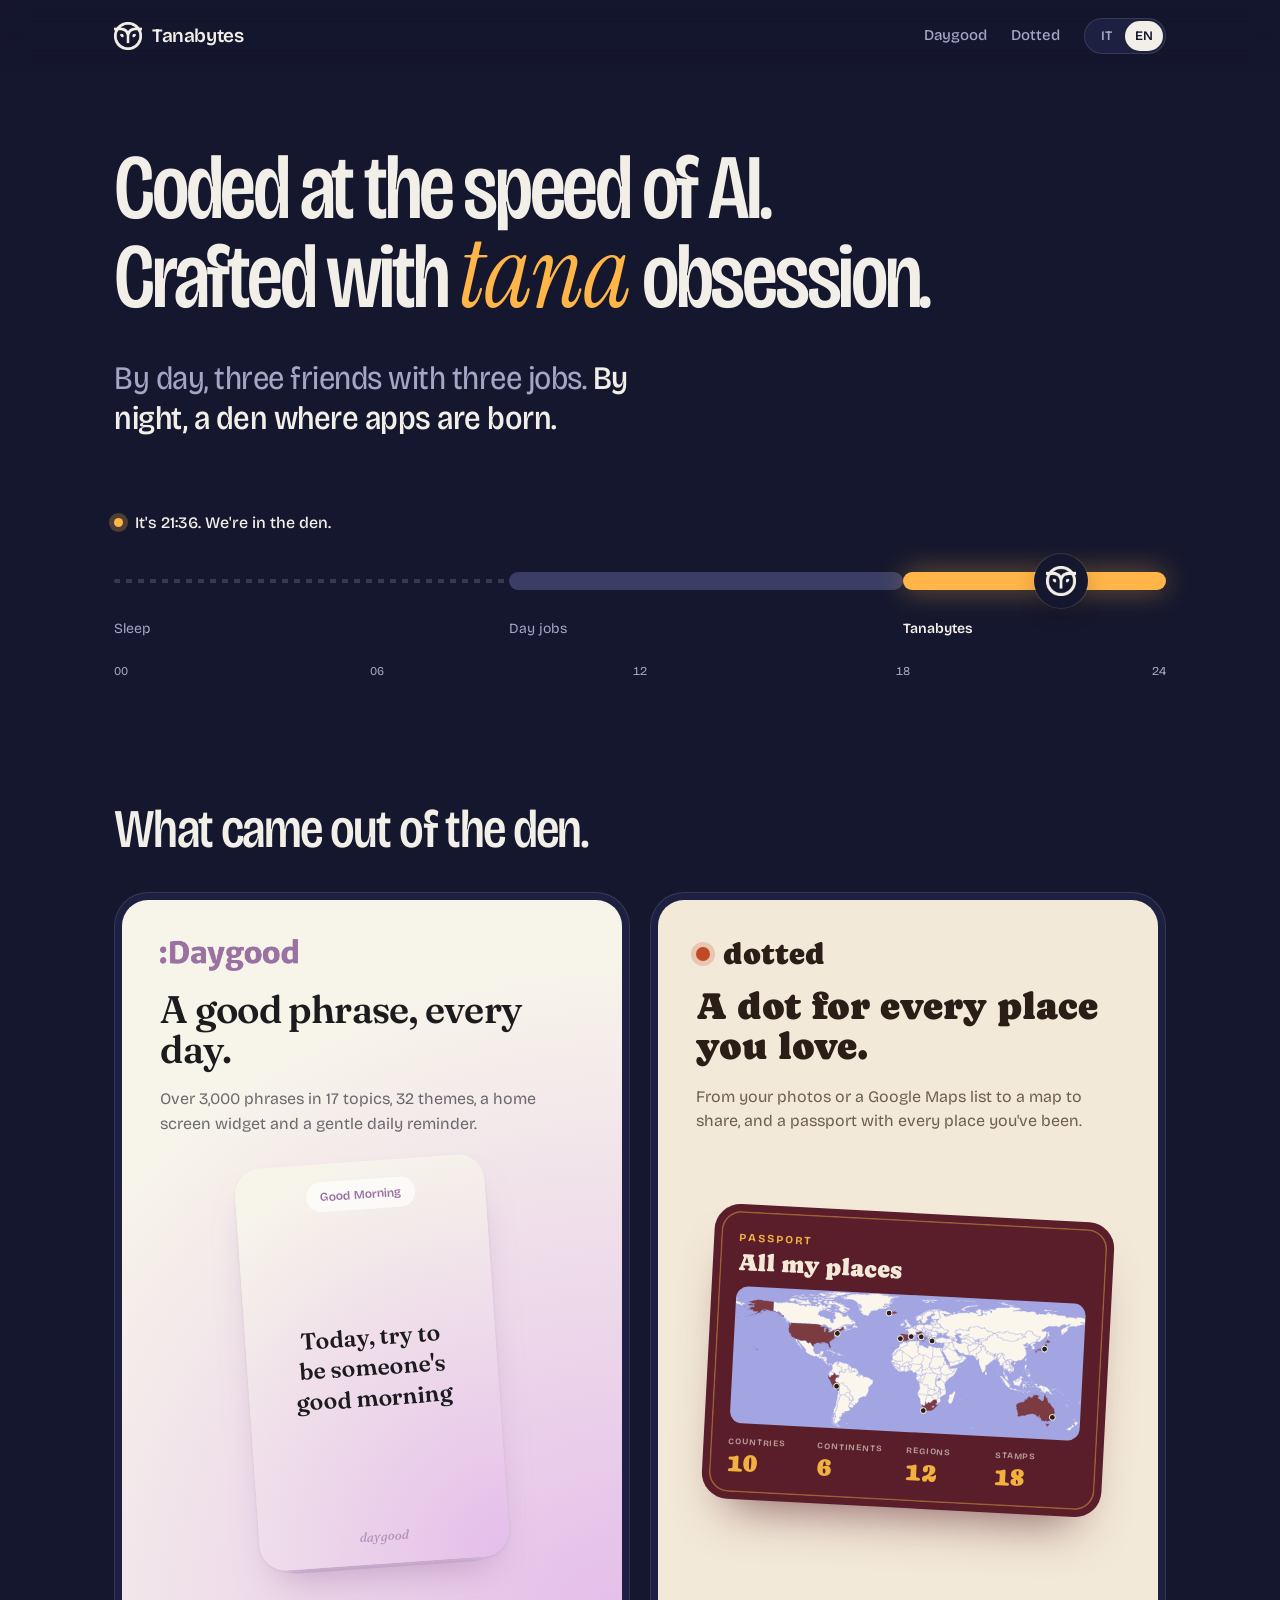
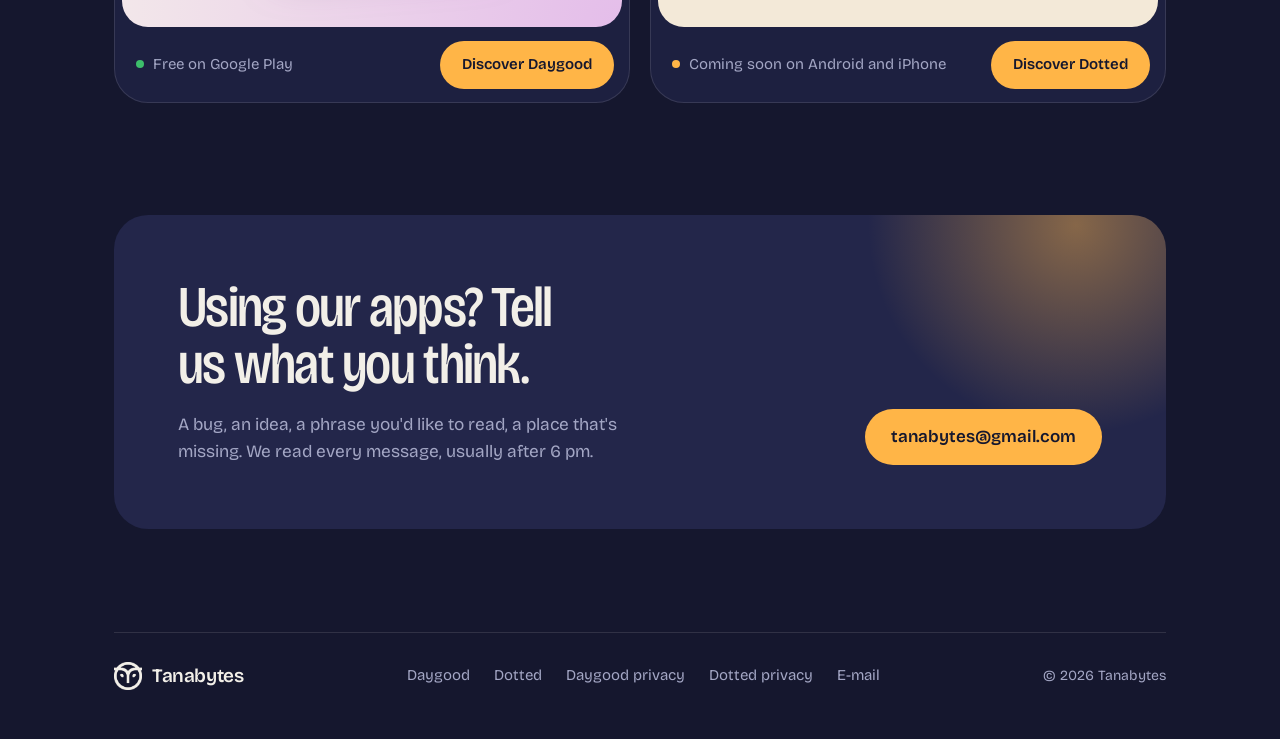
<file: index.html>
<!doctype html>
<html lang="en" data-time="night">
<head>
  <meta charset="utf-8">
  <meta name="viewport" content="width=device-width, initial-scale=1, viewport-fit=cover">
  <title>Tanabytes</title>
  <meta name="description" content="By day, three friends with three jobs. By night, a den where we build apps. Meet Daygood and Dotted.">
  <link rel="canonical" href="https://tanabytes.github.io/">
  <meta name="theme-color" content="#15172E">

  <link rel="icon" href="images/favicon-light.png" media="(prefers-color-scheme: light)">
  <link rel="icon" href="images/favicon-dark.png" media="(prefers-color-scheme: dark)">
  <link rel="apple-touch-icon" href="images/apple-touch-icon.png">

  <meta property="og:type" content="website">
  <meta property="og:url" content="https://tanabytes.github.io/">
  <meta property="og:title" content="Tanabytes">
  <meta property="og:description" content="By day, three friends with three jobs. By night, a den where we build apps.">
  <meta name="twitter:card" content="summary">

  <!-- Il sito segue l'ora di chi lo guarda: di giorno chiaro, dalle 18 la notte della tana -->
  <script>
    (function () {
      var h = new Date().getHours();
      var forced = (location.search.match(/[?&]time=(day|night)/) || [])[1];
      document.documentElement.setAttribute('data-time', forced || (h >= 7 && h < 18 ? 'day' : 'night'));
    })();
  </script>

  <link rel="preconnect" href="https://fonts.googleapis.com">
  <link rel="preconnect" href="https://fonts.gstatic.com" crossorigin>
  <link href="https://fonts.googleapis.com/css2?family=Bricolage+Grotesque:opsz,wdth,wght@12..96,75..100,300..700&family=Instrument+Serif:ital@1&family=Fraunces:opsz,wght@9..144,600&family=Caprasimo&display=swap" rel="stylesheet">

  <style>
    /* Notte: la tana dopo le 18. Giorno: il mattino in ufficio. */
    :root {
      --night: #15172E;
      --lamp: #FFB547;
      --ease: cubic-bezier(0.22, 1, 0.36, 1);
      --gutter: clamp(16px, 5vw, 64px);
      --max: 1180px;
      --display: "Bricolage Grotesque", system-ui, sans-serif;
      --serif: "Instrument Serif", Georgia, serif;

      /* I colori delle due app, presi dalle loro landing */
      --dg-cream: #F7F4EA;
      --dg-lilac: #E4BDEA;
      --dg-plum: #9B71A1;
      --dg-ink: #1C1C1E;
      --dt-paper: #F3E9D8;
      --dt-ink: #2A1E17;
      --dt-ink-2: #6E5E52;
      --dt-terracotta: #C04A26;
      --dt-bordeaux: #5A1D2A;
      --dt-mustard: #F0B13F;
      --dt-sea: #A2A5E2;
    }
    [data-time="night"] {
      --bg: #15172E;
      --surface: #1D2040;
      --surface-2: #262A50;
      --text: #F2EFE8;
      --muted: #A3A6C4;
      --line: rgba(242, 239, 232, 0.12);
      --accent: #FFB547;
      --accent-ink: #15172E;
      --job: #3A3E66;
      --sleep: rgba(242, 239, 232, 0.16);
      --fb-bg: #23264A;
    }
    [data-time="day"] {
      --bg: #E9ECF4;
      --surface: #FFFFFF;
      --surface-2: #F3F5FA;
      --text: #15172E;
      --muted: #5A5E80;
      --line: rgba(21, 23, 46, 0.12);
      --accent: #15172E;
      --accent-ink: #FFFFFF;
      --job: #C9CEE0;
      --sleep: rgba(21, 23, 46, 0.14);
      --fb-bg: #15172E;
    }

    *, *::before, *::after { box-sizing: border-box; }
    html, body { margin: 0; padding: 0; }
    html { scroll-behavior: smooth; -webkit-text-size-adjust: 100%; }
    body {
      background: var(--bg); color: var(--text);
      font-family: var(--display); font-variation-settings: "wdth" 100;
      font-size: 17px; line-height: 1.55;
      -webkit-font-smoothing: antialiased; -moz-osx-font-smoothing: grayscale;
      overflow-x: hidden;
      transition: background 0.6s var(--ease), color 0.6s var(--ease);
    }
    h1, h2, h3, p { margin: 0; }
    a { color: inherit; text-decoration: none; }
    img { display: block; max-width: 100%; height: auto; }
    button { font: inherit; color: inherit; }
    :focus-visible { outline: 2px solid var(--lamp); outline-offset: 4px; border-radius: 10px; }
    .wrap { width: 100%; max-width: var(--max); margin: 0 auto; padding: 0 var(--gutter); }
    em.tana { font-family: var(--serif); font-style: italic; font-weight: 400; letter-spacing: -0.01em; }
    [data-time="night"] em.tana { color: var(--lamp); }

    /* Il gufo del logo, colorato dal tema */
    .owl { display: inline-block; background: currentColor; -webkit-mask: url(images/logo-icon.png) center / contain no-repeat; mask: url(images/logo-icon.png) center / contain no-repeat; }

    /* ---------- Barra in alto ---------- */
    .header { position: sticky; top: 0; z-index: 10; background: color-mix(in srgb, var(--bg) 78%, transparent); backdrop-filter: blur(12px); -webkit-backdrop-filter: blur(12px); }
    .header-inner { display: flex; align-items: center; justify-content: space-between; height: 72px; gap: 20px; }
    .brand { display: inline-flex; align-items: center; gap: 10px; font-weight: 600; font-size: 19px; letter-spacing: -0.02em; }
    .brand .owl { width: 28px; height: 28px; }
    .nav { display: flex; align-items: center; gap: 24px; font-size: 15px; font-weight: 500; }
    .nav a { color: var(--muted); transition: color 0.2s var(--ease); }
    .nav a:hover { color: var(--text); }
    .seg { display: inline-flex; padding: 3px; border-radius: 999px; background: var(--surface); box-shadow: inset 0 0 0 1px var(--line); }
    .seg button { border: 0; background: transparent; cursor: pointer; height: 30px; min-width: 38px; padding: 0 10px; border-radius: 999px; font-size: 13px; font-weight: 600; color: var(--muted); }
    .seg button[aria-pressed="true"] { background: var(--text); color: var(--bg); }

    /* ---------- Hero ---------- */
    .hero { padding: 72px 0 96px; }
    .hero h1 {
      font-weight: 500; font-variation-settings: "opsz" 96, "wdth" 82;
      font-size: clamp(2.9rem, 7.2vw, 6.6rem); line-height: 0.96; letter-spacing: -0.035em;
    }
    .hero h1 span { display: block; }
    .hero h1 em.tana { font-size: 1.1em; line-height: 0.8; }
    .punch {
      margin-top: 36px; max-width: 30ch;
      font-weight: 400; font-variation-settings: "opsz" 40, "wdth" 92;
      font-size: clamp(1.35rem, 2.6vw, 2.05rem); line-height: 1.22; letter-spacing: -0.015em;
      color: var(--muted);
    }
    .punch b { font-weight: 500; color: var(--text); }

    /* La giornata: 24 ore, il lavoro di giorno e la tana di sera, con il gufo sull'ora di adesso */
    .day { margin-top: 72px; }
    .day-now { display: flex; align-items: center; gap: 12px; font-size: 16px; font-weight: 500; margin-bottom: 18px; min-height: 26px; }
    .day-now .dot { width: 9px; height: 9px; border-radius: 50%; background: var(--lamp); box-shadow: 0 0 0 5px color-mix(in srgb, var(--lamp) 25%, transparent); flex: none; }
    .day-bar { position: relative; height: 54px; }
    .seg-hour { position: absolute; top: 18px; height: 18px; border-radius: 999px; }
    .seg-sleep { background: repeating-linear-gradient(90deg, var(--sleep) 0 6px, transparent 6px 12px); height: 4px; top: 25px; }
    .seg-job { background: var(--job); }
    .seg-den { background: var(--lamp); box-shadow: 0 0 28px color-mix(in srgb, var(--lamp) 45%, transparent); }
    [data-time="day"] .seg-den { box-shadow: none; }
    .marker {
      position: absolute; top: 0; left: 0; width: 54px; height: 54px; margin-left: -27px;
      border-radius: 50%; background: var(--bg); box-shadow: 0 0 0 1px var(--line), 0 8px 20px rgba(0,0,0,0.18);
      display: grid; place-items: center; color: var(--text);
      transition: left 1.6s var(--ease);
    }
    .marker .owl { width: 30px; height: 30px; }
    .day-labels { position: relative; height: 44px; margin-top: 10px; font-size: 14px; color: var(--muted); }
    .day-labels span { position: absolute; top: 0; white-space: nowrap; }
    .day-labels .lbl-den { color: var(--text); font-weight: 600; }
    .day-hours { position: relative; height: 20px; font-size: 12px; color: var(--muted); font-variant-numeric: tabular-nums; }
    .day-hours span { position: absolute; transform: translateX(-50%); }
    .day-hours span:first-child { transform: none; }
    .day-hours span:last-child { transform: translateX(-100%); }

    /* ---------- Le due app, ognuna nei suoi colori ---------- */
    .apps { padding: 24px 0 112px; }
    .apps-grid { display: grid; grid-template-columns: 1fr 1fr; gap: 20px; }
    /* Cornice del sito attorno a ogni app: stessa superficie e stesso bordo del resto della pagina */
    .app-frame {
      display: flex; flex-direction: column;
      padding: 8px; border-radius: 34px;
      background: var(--surface); box-shadow: inset 0 0 0 1px var(--line);
    }
    .app {
      position: relative; display: flex; flex-direction: column; overflow: hidden;
      flex: 1; min-height: 580px; border-radius: 26px; padding: clamp(26px, 3vw, 40px);
    }
    .frame-foot { display: flex; align-items: center; justify-content: space-between; gap: 12px 18px; flex-wrap: wrap; padding: 14px 8px 6px 14px; }
    .frame-status { font-size: 15px; color: var(--muted); }
    .frame-status::before { content: ""; display: inline-block; width: 8px; height: 8px; border-radius: 50%; margin-right: 9px; background: var(--st); vertical-align: 1px; }
    .frame-cta {
      display: inline-flex; align-items: center; height: 48px; padding: 0 22px; border-radius: 999px;
      background: var(--accent); color: var(--accent-ink); font-weight: 600; font-size: 15px;
      transition: transform 0.15s var(--ease);
    }
    .frame-cta:active { transform: scale(0.97); }
    .app-head { position: relative; z-index: 1; display: flex; flex-direction: column; gap: 18px; max-width: 26rem; }
    .app-lead { font-size: 16px; line-height: 1.55; }
    .app-visual { position: relative; flex: 1; min-height: 300px; display: grid; place-items: center; margin: 24px 0; }

    /* Daygood: la crema e il lilla del tema Original, con il mazzo di frasi */
    .app--daygood { background: radial-gradient(circle at 100% 100%, var(--dg-lilac), var(--dg-cream) 75%); color: var(--dg-ink); }
    .dg-logo { width: 140px; height: 32px; background: var(--dg-plum); -webkit-mask: url(daygood/assets/logo.png) left center / contain no-repeat; mask: url(daygood/assets/logo.png) left center / contain no-repeat; }
    .app--daygood h3 { font-family: "Fraunces", Georgia, serif; font-variation-settings: "opsz" 36; font-weight: 600; font-size: clamp(1.9rem, 3vw, 2.6rem); line-height: 1.05; letter-spacing: -0.02em; }
    .app--daygood .app-lead { color: rgba(60, 60, 67, 0.75); }
    .deck { position: relative; width: min(250px, 62%); aspect-ratio: 0.62; transform: rotate(-4deg); transition: transform 0.6s var(--ease); }
    .app-frame:hover .deck { transform: rotate(-1deg) translateY(-6px); }
    .deck i, .deck .phrase-card { position: absolute; inset: 0; border-radius: 26px; }
    .deck i:nth-child(1) { background: #D9BEDF; transform: translateY(26px) scale(0.89); }
    .deck i:nth-child(2) { background: #E6D1E8; transform: translateY(13px) scale(0.945); }
    .phrase-card {
      display: flex; flex-direction: column; align-items: center; padding: 18px;
      background: radial-gradient(circle at 100% 100%, var(--dg-lilac), var(--dg-cream) 90%);
      box-shadow: 0 24px 40px -20px rgba(155, 113, 161, 0.6), 0 1px 3px rgba(0,0,0,0.08);
    }
    .phrase-chip { height: 30px; padding: 0 14px; border-radius: 99px; background: rgba(255,255,255,0.7); color: var(--dg-plum); font-size: 12px; font-weight: 600; display: grid; place-items: center; }
    .phrase-text { flex: 1; display: grid; place-items: center; text-align: center; font-family: "Fraunces", Georgia, serif; font-variation-settings: "opsz" 30; font-weight: 600; font-size: clamp(1.15rem, 2vw, 1.45rem); line-height: 1.3; text-wrap: balance; padding: 0 6px; }
    .phrase-sign { font-family: "Fraunces", Georgia, serif; font-style: italic; font-size: 13px; color: rgba(155, 113, 161, 0.7); }

    /* Dotted: carta crema e passaporto bordeaux con la mappa lavanda */
    .app--dotted { background: var(--dt-paper); color: var(--dt-ink); }
    .dt-logo { display: inline-flex; align-items: center; gap: 0.42em; font-family: "Caprasimo", Georgia, serif; font-size: 30px; line-height: 1; }
    .dt-logo i { width: 0.47em; height: 0.47em; border-radius: 50%; background: var(--dt-terracotta); box-shadow: 0 0 0 0.17em rgba(192, 74, 38, 0.22); }
    .app--dotted h3 { font-family: "Caprasimo", Georgia, serif; font-weight: 400; font-size: clamp(1.9rem, 3vw, 2.6rem); line-height: 1.04; }
    .app--dotted .app-lead { color: var(--dt-ink-2); }
    .passport {
      width: min(400px, 96%); border-radius: 26px; padding: 7px; background: var(--dt-bordeaux); color: #F3E9D8;
      transform: rotate(3deg); transition: transform 0.6s var(--ease);
      box-shadow: 0 30px 50px -26px rgba(90, 29, 42, 0.7);
    }
    .app-frame:hover .passport { transform: rotate(1deg) translateY(-6px); }
    .passport-inner { border-radius: 20px; padding: 18px 18px 16px; box-shadow: inset 0 0 0 1.5px rgba(240, 177, 63, 0.45); display: flex; flex-direction: column; gap: 12px; }
    .passport-kicker { font-size: 11px; font-weight: 700; letter-spacing: 0.18em; text-transform: uppercase; color: var(--dt-mustard); }
    .passport-title { font-family: "Caprasimo", Georgia, serif; font-size: 1.5rem; line-height: 1; margin-top: 4px; }
    .passport-map { position: relative; border-radius: 12px; overflow: hidden; background: var(--dt-sea); aspect-ratio: 1080 / 423; }
    .passport-map img, .passport-map svg { position: absolute; inset: 0; width: 100%; height: 100%; }
    .passport-stats { display: grid; grid-template-columns: repeat(4, 1fr); gap: 6px; }
    .passport-stats small { display: block; font-size: 8.5px; font-weight: 700; letter-spacing: 0.1em; text-transform: uppercase; color: rgba(243, 233, 216, 0.6); }
    .passport-stats b { display: block; font-family: "Caprasimo", Georgia, serif; font-weight: 400; font-size: 1.6rem; line-height: 1.1; color: var(--dt-mustard); }

    .apps-title { font-weight: 500; font-variation-settings: "opsz" 72, "wdth" 85; font-size: clamp(2rem, 4.4vw, 3.4rem); line-height: 1; letter-spacing: -0.03em; margin-bottom: 36px; }

    /* ---------- Feedback ---------- */
    .feedback { padding: 0 0 104px; }
    .feedback-box {
      display: grid; grid-template-columns: 1fr auto; gap: 32px; align-items: end;
      padding: clamp(32px, 5vw, 64px); border-radius: 34px;
      background: var(--fb-bg); color: #F2EFE8; position: relative; overflow: hidden;
    }
    .feedback-box::after { content: ""; position: absolute; width: 420px; height: 420px; right: -120px; top: -200px; border-radius: 50%; background: radial-gradient(circle, color-mix(in srgb, var(--lamp) 45%, transparent), transparent 70%); pointer-events: none; }
    .feedback h2 { position: relative; font-weight: 500; font-variation-settings: "opsz" 72, "wdth" 85; font-size: clamp(2rem, 4.6vw, 3.6rem); line-height: 1; letter-spacing: -0.03em; max-width: 14ch; }
    .feedback p { position: relative; margin-top: 18px; color: #A3A6C4; max-width: 44ch; font-size: 1.08rem; }
    .mail {
      position: relative; display: inline-flex; align-items: center; height: 56px; padding: 0 26px; border-radius: 999px;
      background: var(--lamp); color: #15172E; font-weight: 600; font-size: 17px; white-space: nowrap;
      transition: transform 0.15s var(--ease);
    }
    .mail:active { transform: scale(0.97); }

    /* ---------- Footer ---------- */
    .footer { padding: 0 0 48px; }
    .footer-inner { display: flex; flex-wrap: wrap; align-items: center; justify-content: space-between; gap: 18px 32px; padding-top: 28px; box-shadow: 0 -1px 0 var(--line); }
    .footer-links { display: flex; flex-wrap: wrap; gap: 8px 24px; font-size: 15px; color: var(--muted); }
    .footer-links a:hover { color: var(--text); }
    .footer-copy { font-size: 14px; color: var(--muted); }

    /* ---------- Un solo movimento all'apertura: il titolo, poi il gufo che va all'ora di adesso ---------- */
    .rise { opacity: 0; transform: translateY(22px); animation: rise 1s var(--ease) forwards; animation-delay: var(--d, 0.1s); }
    @keyframes rise { to { opacity: 1; transform: none; } }
    @media (prefers-reduced-motion: reduce) {
      .rise { opacity: 1; transform: none; animation: none; }
      .marker, .deck, .passport, body { transition: none !important; }
    }

    /* ---------- Tablet ---------- */
    @media (max-width: 900px) {
      .apps-grid { grid-template-columns: 1fr; }
      .app { min-height: 0; }
      .feedback-box { grid-template-columns: 1fr; align-items: start; }
    }

    /* ---------- Telefono ---------- */
    @media (max-width: 640px) {
      .nav .nav-app { display: none; }
      .hero { padding: 48px 0 72px; }
      .hero h1 { letter-spacing: -0.02em; font-variation-settings: "opsz" 72, "wdth" 88; }
      .apps-title, .app h3, .feedback h2 { letter-spacing: -0.015em; }
      .punch { margin-top: 28px; }
      .day { margin-top: 52px; }
      .day-labels { font-size: 13px; }
      .day-labels .lbl-job span.long, .day-labels .lbl-den span.long { display: none; }
      .apps { padding-bottom: 80px; }
      .app-frame { border-radius: 30px; padding: 7px; }
      .app { border-radius: 23px; padding: 26px 22px; }
      .frame-cta { flex: 1 1 auto; justify-content: center; }
      .app-visual { min-height: 260px; margin: 28px 0; }
      .feedback { padding-bottom: 72px; }
      .feedback-box { border-radius: 26px; }
      .mail { width: 100%; justify-content: center; }
    }
  </style>
</head>
<body>

  <header class="header">
    <div class="wrap header-inner">
      <a class="brand" href="./"><span class="owl" aria-hidden="true"></span>Tanabytes</a>
      <nav class="nav">
        <a class="nav-app" href="daygood/">Daygood</a>
        <a class="nav-app" href="dotted/">Dotted</a>
        <div class="seg" role="group" aria-label="Language">
          <button type="button" data-lang-set="it">IT</button>
          <button type="button" data-lang-set="en">EN</button>
        </div>
      </nav>
    </div>
  </header>

  <main>
    <!-- ===== Hero ===== -->
    <section class="hero">
      <div class="wrap">
        <h1>
          <span class="rise" style="--d:.1s">Coded at the speed of AI.</span>
          <span class="rise" style="--d:.25s">Crafted with <em class="tana">tana</em> obsession.</span>
        </h1>
        <p class="punch rise" style="--d:.5s" data-i18n="punch">By day, three friends with three jobs. <b>By night, a den where apps are born.</b></p>

        <div class="day rise" style="--d:.7s">
          <p class="day-now" aria-live="polite"><span class="dot" aria-hidden="true"></span><span data-now></span></p>
          <div class="day-bar" aria-hidden="true">
            <span class="seg-hour seg-sleep" style="left:0;width:37.5%"></span>
            <span class="seg-hour seg-job" style="left:37.5%;width:37.5%"></span>
            <span class="seg-hour seg-den" style="left:75%;width:25%"></span>
            <span class="marker" data-marker style="left:0"><span class="owl"></span></span>
          </div>
          <div class="day-labels" aria-hidden="true">
            <span style="left:0" data-i18n="lbl_sleep">Sleep</span>
            <span class="lbl-job" style="left:37.5%" data-i18n="lbl_job">Day jobs</span>
            <span class="lbl-den" style="left:75%" data-i18n="lbl_den">Tanabytes</span>
          </div>
          <div class="day-hours" aria-hidden="true">
            <span style="left:0">00</span><span style="left:25%">06</span><span style="left:50%">12</span><span style="left:75%">18</span><span style="left:100%">24</span>
          </div>
        </div>
      </div>
    </section>

    <!-- ===== Le app ===== -->
    <section class="apps" id="apps" aria-labelledby="apps-title">
      <div class="wrap">
        <h2 class="apps-title" id="apps-title" data-i18n="apps_title">What came out of the den.</h2>
        <div class="apps-grid">
        <article class="app-frame">
          <a class="app app--daygood" href="daygood/">
            <div class="app-head">
              <span class="dg-logo" role="img" aria-label="Daygood"></span>
              <h3 data-i18n="dg_title">A good phrase, every day.</h3>
              <p class="app-lead" data-i18n="dg_lead">Over 3,000 phrases in 17 topics, 32 themes, a home screen widget and a gentle daily reminder.</p>
            </div>
            <div class="app-visual" aria-hidden="true">
              <div class="deck">
                <i></i><i></i>
                <div class="phrase-card">
                  <span class="phrase-chip" data-i18n="dg_chip">Good Morning</span>
                  <span class="phrase-text" data-i18n="dg_phrase">Today, try to be someone's good morning</span>
                  <span class="phrase-sign">daygood</span>
                </div>
              </div>
            </div>
          </a>
          <div class="frame-foot">
            <span class="frame-status" style="--st:#3DBE6B" data-i18n="dg_status">Free on Google Play</span>
            <a class="frame-cta" href="daygood/" data-i18n="dg_cta">Discover Daygood</a>
          </div>
        </article>

        <article class="app-frame">
          <a class="app app--dotted" href="dotted/">
            <div class="app-head">
              <span class="dt-logo" aria-label="Dotted"><i aria-hidden="true"></i>dotted</span>
              <h3 data-i18n="dt_title">A dot for every place you love.</h3>
              <p class="app-lead" data-i18n="dt_lead">From your photos or a Google Maps list to a map to share, and a passport with every place you've been.</p>
            </div>
            <div class="app-visual" aria-hidden="true">
              <div class="passport">
                <div class="passport-inner">
                  <div>
                    <div class="passport-kicker" data-i18n="dt_kicker">Passport</div>
                    <div class="passport-title" data-i18n="dt_ptitle">All my places</div>
                  </div>
                  <div class="passport-map">
                    <img src="dotted/assets/world-passport.svg" alt="" width="1080" height="423">
                    <svg viewBox="0 0 1080 423">
                      <g fill="#2A1E17" stroke="#FBF6EC" stroke-width="3">
                        <circle cx="577" cy="127" r="9"/><circle cx="513" cy="136" r="9"/><circle cx="318" cy="130" r="9"/>
                        <circle cx="474" cy="59" r="9"/><circle cx="324" cy="293" r="9"/><circle cx="546" cy="128" r="9"/>
                        <circle cx="595" cy="354" r="9"/><circle cx="959" cy="145" r="9"/><circle cx="994" cy="354" r="9"/>
                        <circle cx="611" cy="138" r="9"/>
                      </g>
                    </svg>
                  </div>
                  <div class="passport-stats">
                    <div><small data-i18n="dt_countries">Countries</small><b>10</b></div>
                    <div><small data-i18n="dt_continents">Continents</small><b>6</b></div>
                    <div><small data-i18n="dt_regions">Regions</small><b>12</b></div>
                    <div><small data-i18n="dt_stamps">Stamps</small><b>18</b></div>
                  </div>
                </div>
              </div>
            </div>
          </a>
          <div class="frame-foot">
            <span class="frame-status" style="--st:var(--lamp)" data-i18n="dt_status">Coming soon on Android and iPhone</span>
            <a class="frame-cta" href="dotted/" data-i18n="dt_cta">Discover Dotted</a>
          </div>
        </article>
      </div>
      </div>
    </section>


    <!-- ===== Feedback ===== -->
    <section class="feedback" aria-labelledby="fb-title">
      <div class="wrap">
        <div class="feedback-box">
          <div>
            <h2 id="fb-title" data-i18n="fb_title">Using our apps? Tell us what you think.</h2>
            <p data-i18n="fb_text">A bug, an idea, a phrase you'd like to read, a place that's missing. We read every message, usually after 6 pm.</p>
          </div>
          <a class="mail" href="mailto:tanabytes@gmail.com">tanabytes@gmail.com</a>
        </div>
      </div>
    </section>
  </main>

  <footer class="footer">
    <div class="wrap"><div class="footer-inner">
      <a class="brand" href="./"><span class="owl" aria-hidden="true"></span>Tanabytes</a>
      <nav class="footer-links">
        <a href="daygood/">Daygood</a>
        <a href="dotted/">Dotted</a>
        <a href="daygood/privacy.html" data-i18n="privacy_dg">Daygood privacy</a>
        <a href="dotted/privacy.html" data-i18n="privacy_dt">Dotted privacy</a>
        <a href="mailto:tanabytes@gmail.com">E-mail</a>
      </nav>
      <p class="footer-copy">© 2026 Tanabytes</p>
    </div></div>
  </footer>

  <script>
    window.TB_I18N = {
      en: {
        page_title: 'Tanabytes',
        punch: 'By day, three friends with three jobs. <b>By night, a den where apps are born.</b>',
        lbl_sleep: 'Sleep', lbl_job: 'Day jobs', lbl_den: 'Tanabytes',
        now_job: "It's {t}. We're at our day jobs.",
        now_den: "It's {t}. We're in the den.",
        now_sleep: "It's {t}. Even owls sleep.",
        apps_title: 'What came out of the den.',
        dg_title: 'A good phrase, every day.',
        dg_lead: 'Over 3,000 phrases in 17 topics, 32 themes, a home screen widget and a gentle daily reminder.',
        dg_chip: 'Good Morning', dg_phrase: "Today, try to be someone's good morning",
        dg_status: 'Free on Google Play', dg_cta: 'Discover Daygood',
        dt_title: 'A dot for every place you love.',
        dt_lead: "From your photos or a Google Maps list to a map to share, and a passport with every place you've been.",
        dt_kicker: 'Passport', dt_ptitle: 'All my places',
        dt_countries: 'Countries', dt_continents: 'Continents', dt_regions: 'Regions', dt_stamps: 'Stamps',
        dt_status: 'Coming soon on Android and iPhone', dt_cta: 'Discover Dotted',
        fb_title: 'Using our apps? Tell us what you think.',
        fb_text: "A bug, an idea, a phrase you'd like to read, a place that's missing. We read every message, usually after 6 pm.",
        privacy_dg: 'Daygood privacy', privacy_dt: 'Dotted privacy'
      },
      it: {
        page_title: 'Tanabytes',
        punch: 'Di giorno, tre amici con tre lavori. <b>Di sera, una tana dove nascono app.</b>',
        lbl_sleep: 'Sonno', lbl_job: 'Lavoro', lbl_den: 'Tanabytes',
        now_job: 'Sono le {t}: siamo al lavoro.',
        now_den: 'Sono le {t}: siamo in tana.',
        now_sleep: 'Sono le {t}: dormono anche i gufi.',
        apps_title: 'Uscito dalla tana.',
        dg_title: 'Una frase buona, ogni giorno.',
        dg_lead: 'Oltre 3.000 frasi in 17 argomenti, 32 temi, un widget per la Home e un promemoria gentile ogni giorno.',
        dg_chip: 'Buongiorno', dg_phrase: 'Oggi prova a essere il buongiorno di qualcuno',
        dg_status: 'Gratis su Google Play', dg_cta: 'Scopri Daygood',
        dt_title: 'Un puntino per ogni posto che ami.',
        dt_lead: 'Dalle tue foto o da una lista di Google Maps a una mappa da condividere, e un passaporto con tutti i posti in cui sei stato.',
        dt_kicker: 'Passaporto', dt_ptitle: 'Tutti i miei posti',
        dt_countries: 'Paesi', dt_continents: 'Continenti', dt_regions: 'Regioni', dt_stamps: 'Timbri',
        dt_status: 'Presto su Android e iPhone', dt_cta: 'Scopri Dotted',
        fb_title: 'Usi le nostre app? Dicci cosa ne pensi.',
        fb_text: 'Un bug, un\'idea, una frase che vorresti leggere, un posto che manca. Leggiamo ogni messaggio, di solito dopo le 18.',
        privacy_dg: 'Privacy di Daygood', privacy_dt: 'Privacy di Dotted'
      }
    };
  </script>
  <script src="lang/i18n.js"></script>
  <script>
    // La giornata: il gufo va all'ora di adesso e la frase dice dove siamo
    (function () {
      var marker = document.querySelector('[data-marker]');
      var nowEl = document.querySelector('[data-now]');
      function render() {
        var d = new Date(), h = d.getHours(), m = d.getMinutes();
        var t = TB_I18N[tbLang.current()] || TB_I18N.en;
        var time = h + ':' + ('0' + m).slice(-2);
        var key = h >= 18 || h < 1 ? 'now_den' : h >= 9 ? 'now_job' : 'now_sleep';
        nowEl.textContent = t[key].replace('{t}', time);
        marker.style.left = ((h + m / 60) / 24 * 100) + '%';
      }
      document.addEventListener('langchange', render);
      setTimeout(render, 700);
      setInterval(render, 60000);
    })();
  </script>
</body>
</html>
</file>
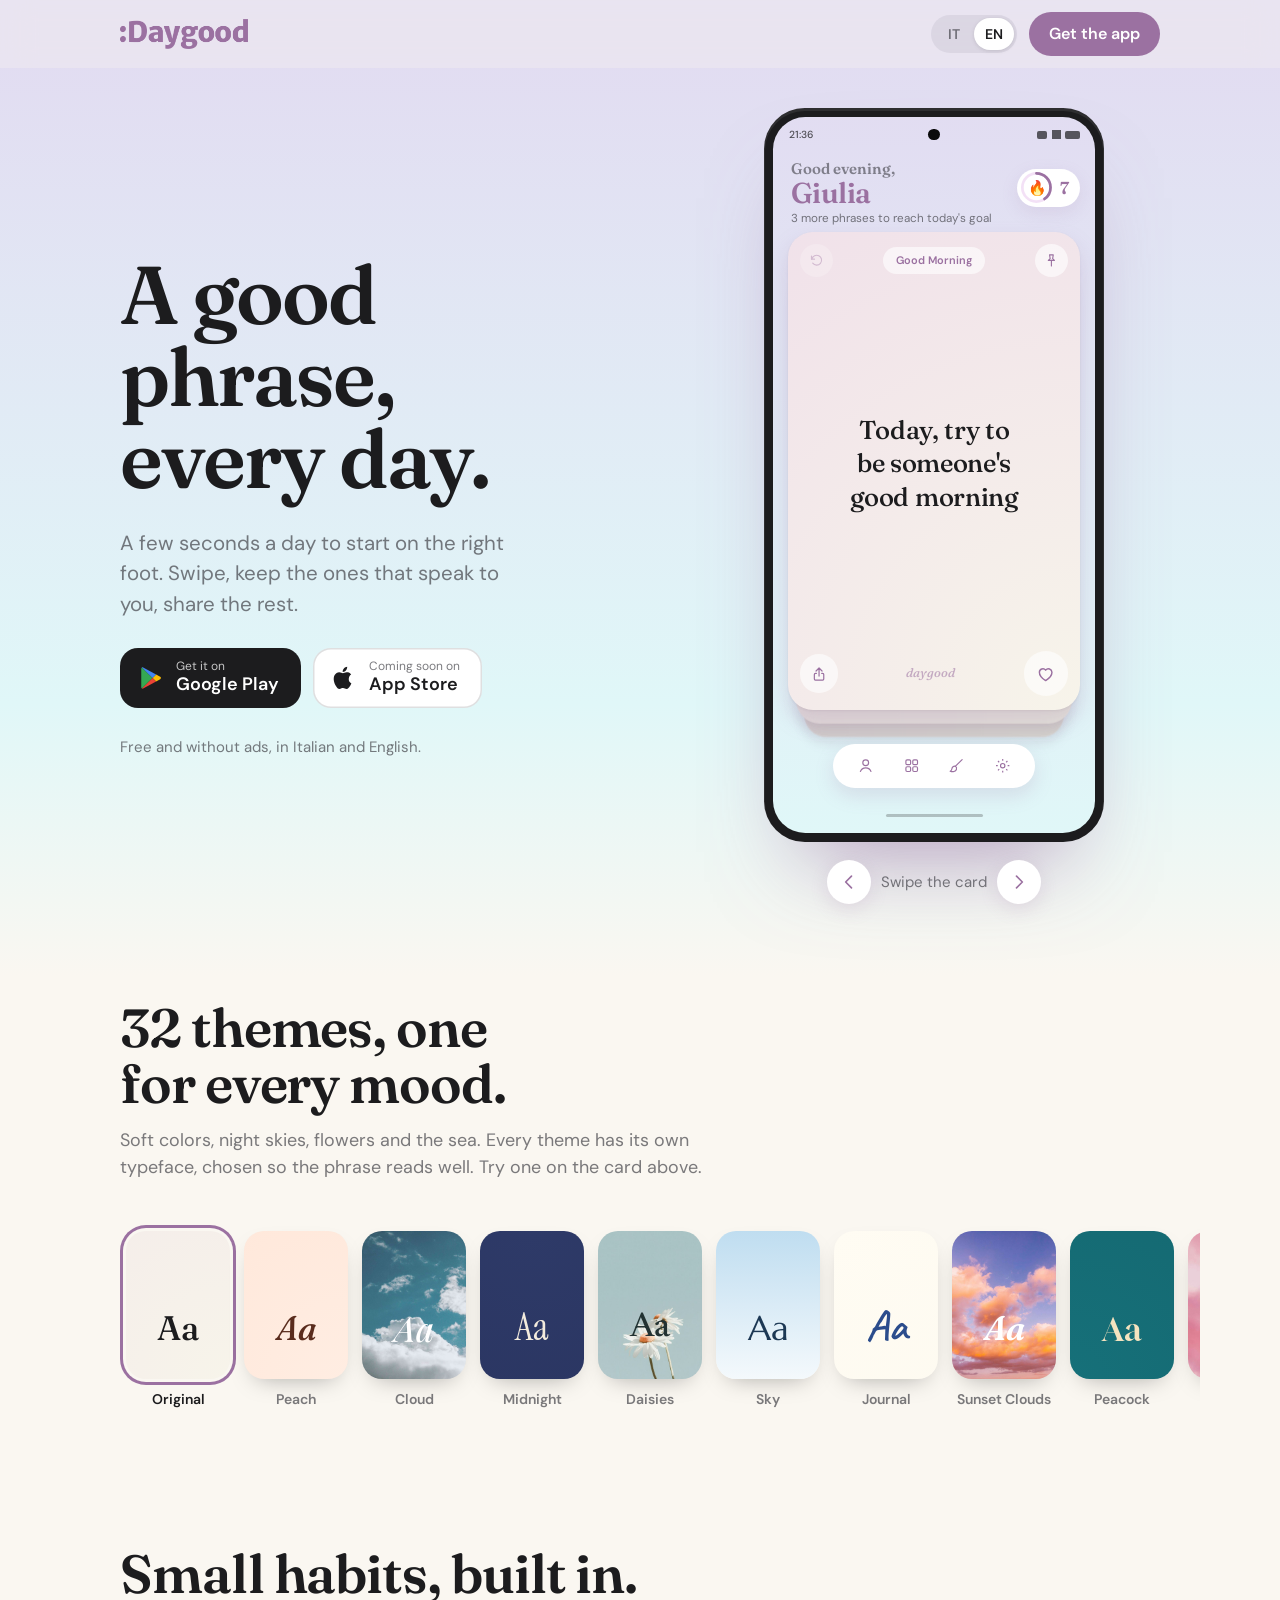
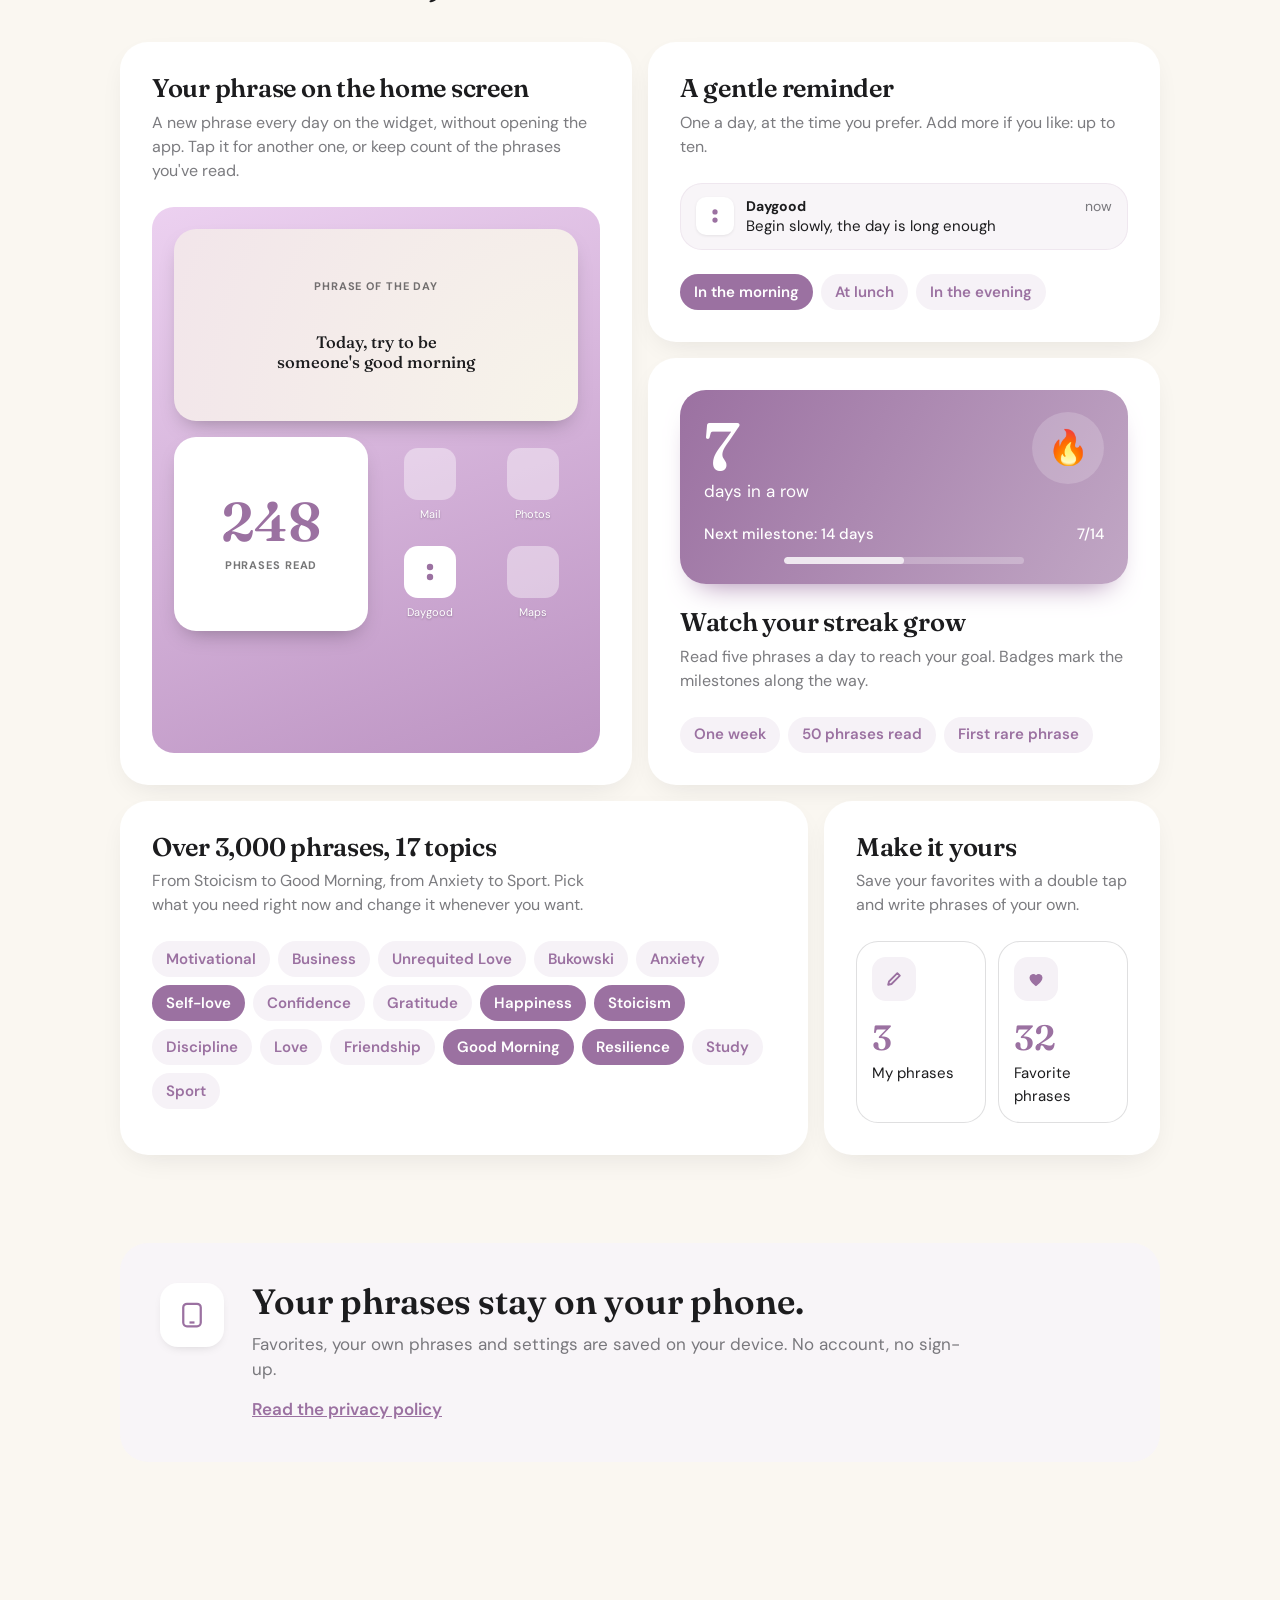
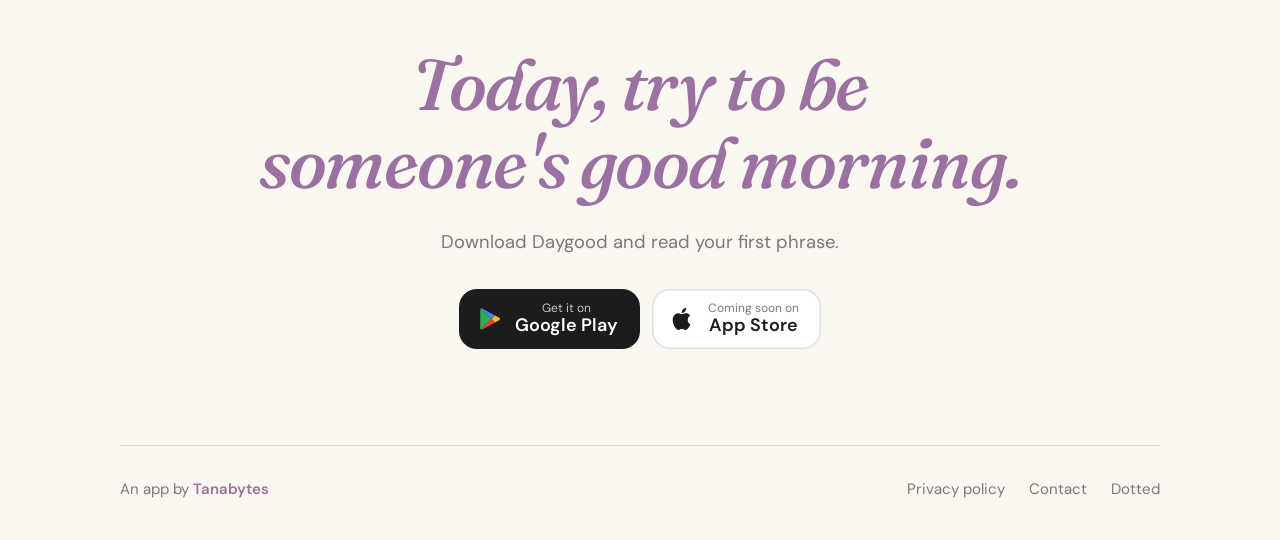
<file: daygood/index.html>
<!doctype html>
<html lang="en">
<head>
  <meta charset="utf-8">
  <meta name="viewport" content="width=device-width, initial-scale=1, viewport-fit=cover">
  <title>Daygood – A good phrase, every day</title>
  <meta name="description" content="Daygood brings you a good phrase every day: over 3,000 phrases in 17 topics, 32 themes, a home screen widget and a gentle daily reminder.">
  <link rel="canonical" href="https://tanabytes.github.io/daygood/">
  <meta name="theme-color" content="#E0F7F8">
  <link rel="icon" href="assets/favicon.svg" type="image/svg+xml">
  <meta property="og:type" content="website">
  <meta property="og:url" content="https://tanabytes.github.io/daygood/">
  <meta property="og:title" content="Daygood – A good phrase, every day">
  <meta property="og:description" content="A few seconds a day to start on the right foot.">

  <link rel="preconnect" href="https://fonts.googleapis.com">
  <link rel="preconnect" href="https://fonts.gstatic.com" crossorigin>
  <link href="https://fonts.googleapis.com/css2?family=DM+Sans:opsz,wght@9..40,400;9..40,500;9..40,600;9..40,700&family=Fraunces:ital,opsz,wght@0,9..144,500;0,9..144,600;1,9..144,500;1,9..144,600&family=Caveat:wght@600&family=Gilda+Display&family=Gloock&family=Instrument+Serif:ital@0;1&family=Marcellus&family=Newsreader:opsz,wght@6..72,500&family=Playfair+Display:ital,wght@1,500&family=Spectral:wght@500&family=Yeseva+One&display=swap" rel="stylesheet">
  <link rel="stylesheet" href="assets/daygood.css">

  <style>
    /* ---------- Hero ---------- */
    .hero { background: linear-gradient(to bottom, var(--t-wash), var(--t-bg) 70%, var(--paper)); padding: 40px 0 72px; }
    .hero-grid { display: grid; grid-template-columns: 1.08fr 0.92fr; align-items: center; gap: 56px; }
    .hero-copy { display: flex; flex-direction: column; gap: 28px; }
    .hero h1 {
      font-family: var(--display);
      font-variation-settings: "opsz" 36;
      font-weight: 600;
      font-size: clamp(2.75rem, 6.4vw, 5.6rem);
      line-height: 1;
      letter-spacing: -0.025em;
      text-wrap: balance;
    }
    .hero-lead { font-size: clamp(1.125rem, 1.6vw, 1.3rem); color: var(--ink-2); max-width: 30ch; }
    .hero-note { font-size: 15px; color: var(--ink-2); }

    .stage { display: flex; flex-direction: column; align-items: center; gap: 18px; }
    .deck-controls { display: flex; align-items: center; gap: 10px; color: var(--ink-2); font-size: 15px; }
    .round-btn {
      width: 44px; height: 44px; border-radius: 50%; border: 0; cursor: pointer;
      display: grid; place-items: center;
      background: var(--card); color: var(--t-primary);
      box-shadow: 0 6px 18px color-mix(in srgb, var(--t-primary) 16%, transparent);
      transition: transform 0.12s var(--curve);
    }
    .round-btn:active { transform: scale(0.9); }
    .round-btn svg { width: 20px; height: 20px; }

    /* ---------- Telefono (la home dell'app) ----------
       Misure prese da uno screenshot reale 720x1600: 1cqw = 7,2px dello schermo del telefono */
    .phone {
      --w: min(340px, 84vw);
      width: var(--w);
      border-radius: calc(var(--w) * 0.12);
      padding: calc(var(--w) * 0.026);
      background: #1C1C1E;
      box-shadow: 0 50px 90px -40px color-mix(in srgb, var(--t-primary) 70%, transparent), 0 2px 0 1px rgba(255,255,255,0.08) inset;
      flex: none;
    }
    .screen {
      position: relative; aspect-ratio: 720 / 1600; overflow: hidden;
      border-radius: calc(var(--w) * 0.095);
      background: linear-gradient(to bottom, var(--t-wash), var(--t-bg));
      container-type: inline-size;
      user-select: none; -webkit-user-select: none;
    }
    .status { position: absolute; top: 0; left: 0; right: 0; height: 11cqw; display: flex; justify-content: space-between; align-items: center; padding: 0 4.9cqw; font-size: 3.2cqw; font-weight: 500; color: rgba(28,28,30,0.75); }
    .status-icons { display: flex; gap: 1.4cqw; align-items: center; }
    .status-icons i { display: block; background: rgba(28,28,30,0.7); border-radius: 0.6cqw; }
    .punch { position: absolute; top: 3.6cqw; left: 50%; width: 3.6cqw; height: 3.6cqw; margin-left: -1.8cqw; border-radius: 50%; background: #0B0B0C; }

    .app-top { position: absolute; top: 13.4cqw; left: 5.6cqw; right: 4.7cqw; display: flex; justify-content: space-between; align-items: flex-start; gap: 3cqw; }
    .app-top > div:first-child { min-width: 0; }
    .app-date { display: none; }
    .app-greet { font-family: var(--display); font-variation-settings: "opsz" 24; font-weight: 600; font-size: 4.7cqw; color: rgba(60,60,67,0.6); line-height: 1.15; }
    .app-name { font-family: var(--display); font-variation-settings: "opsz" 30; font-weight: 600; font-size: 8.9cqw; line-height: 1.08; letter-spacing: -0.02em; color: var(--t-primary); }
    .app-mood { font-size: 3.6cqw; color: var(--ink-2); margin-top: 0.6cqw; line-height: 1.3; white-space: nowrap; overflow: hidden; text-overflow: ellipsis; }
    .streak {
      flex: none; margin-top: 2.6cqw; display: flex; align-items: center; gap: 2cqw;
      height: 12cqw; padding: 0 3.6cqw 0 1cqw; border-radius: 99px; background: var(--card);
      box-shadow: 0 1.8cqw 5.4cqw color-mix(in srgb, var(--t-primary) 14%, transparent);
    }
    .streak-ring { width: 10.2cqw; height: 10.2cqw; display: grid; place-items: center; position: relative; font-size: 4.6cqw; }
    .streak-ring svg { position: absolute; inset: 0; width: 100%; height: 100%; transform: rotate(-90deg); }
    .streak b { font-family: var(--display); font-variation-settings: "opsz" 24; font-weight: 600; font-size: 5.4cqw; color: var(--t-primary); }

    /* Il mazzo: card 90,5cqw x 148cqw, le due card sotto sporgono di 4,2cqw ciascuna */
    .deck { position: absolute; top: 35.8cqw; left: 4.7cqw; right: 4.7cqw; height: 148.2cqw; touch-action: pan-y; }
    .card {
      position: absolute; inset: 0;
      border-radius: 7.8cqw; overflow: hidden;
      background: var(--bg);
      color: var(--fg);
      transform-origin: 50% 100%;
      transition: transform 0.45s var(--spring), opacity 0.35s var(--curve), box-shadow 0.4s var(--curve), filter 0.4s var(--curve);
      will-change: transform;
      cursor: grab;
    }
    .card.is-photo { box-shadow: 0 3.5cqw 7cqw rgba(0,0,0,0.28), 0 0.4cqw 1.4cqw rgba(0,0,0,0.14); }
    .card:not(.is-photo) { box-shadow: 0 3.5cqw 7cqw color-mix(in srgb, var(--cp) 22%, transparent), 0 0.3cqw 1cqw rgba(0,0,0,0.07); }
    .card.is-photo::after { content: ""; position: absolute; inset: 0; border-radius: inherit; box-shadow: inset 0 0 0 0.8px rgba(255,255,255,0.28); pointer-events: none; }
    .card[data-depth="1"] { transform: translateY(4.2cqw) scale(0.945); filter: brightness(0.93) saturate(0.8); }
    .card[data-depth="2"] { transform: translateY(8.4cqw) scale(0.89); filter: brightness(0.87) saturate(0.7); }
    .card[data-depth="3"] { transform: translateY(8.4cqw) scale(0.89); opacity: 0; }
    /* Come nell'app, le card sotto hanno il tema di quella in cima */
    .card[data-depth="1"], .card[data-depth="2"], .card[data-depth="3"] { background: var(--front-bg, var(--bg)); box-shadow: 0 2cqw 5cqw color-mix(in srgb, var(--t-primary) 16%, transparent); }
    .card[data-depth="1"] .veil, .card[data-depth="2"] .veil { display: none; }
    .card[data-depth="1"] .card-inner, .card[data-depth="2"] .card-inner, .card[data-depth="3"] .card-inner { visibility: hidden; }
    .card.is-dragging { transition: none; cursor: grabbing; }
    .card.is-flying { transition: transform 0.42s var(--decel), opacity 0.42s var(--curve); }
    .veil { position: absolute; inset: 0; pointer-events: none; }
    .card-inner { position: relative; height: 100%; display: flex; flex-direction: column; padding: 3.6cqw 3.6cqw 4.2cqw; }
    .card-row { display: flex; align-items: center; justify-content: space-between; min-height: 10.3cqw; }
    .glass {
      display: inline-flex; align-items: center; justify-content: center;
      height: 8.4cqw; padding: 0 3.9cqw; border-radius: 99px;
      background: rgba(255,255,255,0.62); color: var(--ctl);
      font-size: 3.4cqw; font-weight: 600; white-space: nowrap;
    }
    .glass--icon { width: 10.3cqw; height: 10.3cqw; padding: 0; }
    .glass--big { width: 12cqw; height: 12cqw; }
    .glass--heart { width: 13.9cqw; height: 13.9cqw; }
    .glass svg { width: 4.6cqw; height: 4.6cqw; }
    .glass--big svg { width: 5cqw; height: 5cqw; }
    .glass--heart svg { width: 6cqw; height: 6cqw; }
    .card.is-dark .glass { background: rgba(0,0,0,0.22); }
    .phrase {
      flex: 1; display: flex; align-items: center; justify-content: center; text-align: center;
      padding: 4cqw 4cqw;
      font-family: var(--pf); font-weight: var(--pw); font-style: var(--ps);
      font-size: calc(8cqw * var(--scale, 1));
      letter-spacing: var(--track, 0);
      line-height: 1.3;
      text-wrap: balance;
    }
    .card.is-photo.is-dark .phrase { text-shadow: 0 0.6cqw 5cqw rgba(0,0,0,0.35); }
    .card.is-photo:not(.is-dark) .phrase { text-shadow: 0 0 5cqw rgba(255,255,255,0.5); }
    .signature { font-family: var(--display); font-style: italic; font-weight: 500; font-size: 3.9cqw; color: color-mix(in srgb, var(--ctl) 55%, transparent); }
    .heart.is-on svg path { fill: currentColor; }

    .toolbar {
      position: absolute; top: 194.4cqw; left: 18.6cqw; width: 62.8cqw; height: 13.9cqw;
      display: flex; justify-content: space-around; align-items: center; padding: 0 3cqw;
      border-radius: 99px; background: var(--card);
      box-shadow: 0 2.4cqw 6cqw color-mix(in srgb, var(--t-primary) 18%, transparent);
    }
    .toolbar span { display: grid; place-items: center; color: var(--t-primary); }
    .toolbar svg { width: 5.4cqw; height: 5.4cqw; }
    .navbar { position: absolute; bottom: 0; left: 0; right: 0; height: 11cqw; display: flex; justify-content: center; align-items: center; }
    .navbar i { width: 30cqw; height: 1.1cqw; border-radius: 9px; background: rgba(28,28,30,0.25); }

    /* ---------- Temi ---------- */
    .section { padding: 88px 0; }
    .section-head { display: flex; flex-direction: column; gap: 14px; max-width: 640px; margin-bottom: 40px; }
    .h2 {
      font-family: var(--display); font-variation-settings: "opsz" 30;
      font-weight: 600; font-size: clamp(2rem, 4.2vw, 3.4rem); line-height: 1.05; letter-spacing: -0.02em;
      text-wrap: balance;
    }
    .lead { font-size: clamp(1.0625rem, 1.4vw, 1.2rem); color: var(--ink-2); max-width: 56ch; }

    .themes { padding-top: 24px; }
    .theme-strip {
      display: flex; gap: 14px; overflow-x: auto; scroll-snap-type: x mandatory; scroll-padding-inline: calc(var(--gutter) + 6px);
      padding: 10px calc(var(--gutter) + 6px) 24px; margin: 0 calc(var(--gutter) * -1);
      scrollbar-width: none;
    }
    .theme-strip::-webkit-scrollbar { display: none; }
    .swatch {
      flex: none; scroll-snap-align: start;
      display: flex; flex-direction: column; align-items: center; gap: 10px;
      border: 0; background: transparent; padding: 0; cursor: pointer;
    }
    .swatch-card {
      width: 104px; height: 148px; border-radius: 20px; position: relative; overflow: hidden;
      display: grid; place-items: center;
      background: var(--bg); color: var(--fg);
      font-family: var(--pf); font-weight: var(--pw); font-style: var(--ps);
      font-size: calc(34px * var(--scale, 1));
      box-shadow: 0 10px 24px -12px rgba(0,0,0,0.35);
      transition: transform 0.25s var(--spring), box-shadow 0.25s var(--curve);
    }
    .swatch-card span { position: relative; }
    .swatch:hover .swatch-card { transform: translateY(-3px); }
    .swatch[aria-pressed="true"] .swatch-card { box-shadow: 0 0 0 3px var(--paper), 0 0 0 6px var(--t-primary); }
    .swatch-name { font-size: 14px; font-weight: 600; color: var(--ink-2); }
    .swatch[aria-pressed="true"] .swatch-name { color: var(--ink); }

    /* ---------- Funzioni ---------- */
    .features { display: grid; grid-template-columns: repeat(6, 1fr); gap: 16px; }
    .feature {
      background: var(--card); border-radius: var(--r-xl);
      box-shadow: 0 10px 30px -12px rgba(28, 28, 30, 0.12);
      padding: 32px; display: flex; flex-direction: column; gap: 24px;
      overflow: hidden;
    }
    .feature h3 { font-family: var(--display); font-variation-settings: "opsz" 28; font-weight: 600; font-size: 1.6rem; line-height: 1.12; letter-spacing: -0.01em; }
    .feature p { color: var(--ink-2); font-size: 16px; margin-top: 8px; max-width: 42ch; }
    .f-widget { grid-column: span 3; grid-row: span 2; }
    .f-remind { grid-column: span 3; }
    .f-streak { grid-column: span 3; }
    .f-topics { grid-column: span 4; }
    .f-own { grid-column: span 2; }

    /* widget sulla home del telefono */
    .homescreen {
      flex: 1; min-height: 340px; border-radius: 22px; padding: 22px;
      background: linear-gradient(160deg, color-mix(in srgb, var(--t-light) 70%, #fff), color-mix(in srgb, var(--t-primary) 55%, var(--t-light)));
      display: grid; grid-template-columns: repeat(4, 1fr); gap: 16px;
      align-content: start;
    }
    .w-app { display: flex; flex-direction: column; align-items: center; gap: 6px; font-size: 11px; color: #fff; text-shadow: 0 1px 2px rgba(0,0,0,0.25); }
    .w-app i { width: 52px; height: 52px; border-radius: 14px; background: rgba(255,255,255,0.4); display: block; }
    .w-app--dg i { background: var(--card); display: grid; place-items: center; }
    .w-big, .w-small {
      border-radius: 22px; overflow: hidden; position: relative; container-type: inline-size;
      background: var(--bg); color: var(--fg);
      display: flex; flex-direction: column; align-items: center; justify-content: center; text-align: center;
      box-shadow: 0 10px 22px -10px rgba(0,0,0,0.35);
    }
    .w-big { grid-column: span 4; aspect-ratio: 2.1 / 1; padding: 6cqw; gap: 3cqw; }
    .w-small { grid-column: span 2; aspect-ratio: 1; padding: 16px; gap: 8px; background: var(--card); color: var(--ink); }
    .w-apps { grid-column: span 2; display: grid; grid-template-columns: 1fr 1fr; align-content: space-evenly; justify-items: center; gap: 12px; }
    .w-big .w-phrase, .w-small .w-phrase { position: relative; font-family: var(--pf); font-weight: var(--pw); font-style: var(--ps); line-height: 1.2; text-wrap: balance; }
    .w-big .w-phrase { font-size: calc(6.6cqw * var(--scale, 1)); }
    .w-small .w-phrase { font-size: calc(10.5cqw * var(--scale, 1)); }
    .w-label { position: relative; font-size: 11px; font-weight: 700; letter-spacing: 0.08em; text-transform: uppercase; opacity: 0.6; }
    .w-count { position: relative; font-family: var(--display); font-variation-settings: "opsz" 30; font-weight: 600; font-size: clamp(2.2rem, 7vw, 3.4rem); line-height: 1; color: var(--t-primary); }

    /* notifica */
    .notif {
      display: flex; gap: 12px; align-items: flex-start;
      padding: 14px 16px; border-radius: 22px;
      background: color-mix(in srgb, var(--t-primary) 7%, #fff); box-shadow: inset 0 0 0 1px color-mix(in srgb, var(--t-primary) 10%, transparent);
    }
    .notif-icon { width: 38px; height: 38px; border-radius: 10px; background: var(--card); box-shadow: 0 1px 3px rgba(0,0,0,0.08); display: grid; place-items: center; flex: none; }
    .notif-body { flex: 1; min-width: 0; font-size: 15px; line-height: 1.35; }
    .notif-head { display: flex; justify-content: space-between; font-size: 14px; }
    .notif-head span { color: var(--ink-2); }
    .chips { display: flex; flex-wrap: wrap; gap: 8px; }
    .chip {
      display: inline-flex; align-items: center; height: 36px; padding: 0 14px; border-radius: 99px;
      font-size: 15px; font-weight: 600;
      background: color-mix(in srgb, var(--t-primary) 9%, #fff); color: var(--t-primary);
    }
    .chip.is-on { background: var(--t-primary); color: #fff; }

    /* serie */
    .streak-big { display: flex; align-items: center; gap: 20px; }
    .streak-num { font-family: var(--display); font-variation-settings: "opsz" 36; font-weight: 600; font-size: 5.5rem; line-height: 0.9; letter-spacing: -0.03em; color: var(--t-primary); }
    .streak-txt { font-family: var(--display); font-weight: 500; font-size: 1.25rem; line-height: 1.2; }
    .badges { display: flex; flex-wrap: wrap; gap: 8px; }

    /* righe raggruppate come nelle impostazioni dell'app */
    .group { border-radius: 16px; background: color-mix(in srgb, var(--t-light) 22%, #F2F2F7); overflow: hidden; }
    .row { display: flex; align-items: center; gap: 12px; padding: 13px 16px; font-size: 16px; }
    .row + .row { border-top: 1px solid var(--sep); }
    .row-icon { width: 44px; height: 44px; border-radius: 14px; display: grid; place-items: center; background: color-mix(in srgb, var(--t-primary) 10%, #fff); color: var(--t-primary); flex: none; }
    .row-icon svg { width: 20px; height: 20px; }
    .row-text { flex: 1; min-width: 0; }
    .row-text small { display: block; color: var(--ink-2); font-size: 13px; }
    .row-chev { color: var(--ink-3); }


    /* Card a gradiente come "La mia dedizione" */
    .dedication {
      border-radius: 26px; padding: 22px 24px 20px; color: #fff;
      background: linear-gradient(120deg, var(--t-primary), color-mix(in srgb, var(--t-primary) 62%, #fff));
      box-shadow: 0 16px 30px -18px var(--t-primary);
    }
    .dedication-top { display: flex; justify-content: space-between; align-items: flex-start; }
    .dedication-num { font-family: var(--display); font-variation-settings: "opsz" 30; font-weight: 600; font-size: 4.2rem; line-height: 1; }
    .dedication-flame { width: 72px; height: 72px; border-radius: 50%; background: rgba(255,255,255,0.18); display: grid; place-items: center; font-size: 34px; }
    .dedication-next { display: flex; justify-content: space-between; margin-top: 18px; font-size: 15px; font-weight: 500; }
    .dedication-bar { height: 7px; border-radius: 9px; background: rgba(255,255,255,0.25); margin: 12px auto 0; width: 60%; overflow: hidden; }
    .dedication-bar i { display: block; width: 50%; height: 100%; border-radius: inherit; background: rgba(255,255,255,0.75); }

    /* Riquadri del profilo */
    .tiles { display: grid; grid-template-columns: 1fr 1fr; gap: 12px; }
    .tile { border-radius: 22px; padding: 16px; background: var(--card); box-shadow: inset 0 0 0 1px var(--sep); display: flex; flex-direction: column; gap: 4px; font-size: 15px; }
    .tile b { font-family: var(--display); font-variation-settings: "opsz" 30; font-weight: 600; font-size: 2.2rem; line-height: 1.1; color: var(--t-primary); margin-top: 14px; }

    /* ---------- Privacy ---------- */
    .private { display: grid; grid-template-columns: auto 1fr; gap: 28px; align-items: start; padding: 40px; border-radius: var(--r-xl); background: color-mix(in srgb, var(--t-primary) 7%, #fff); }
    .private-mark { width: 64px; height: 64px; border-radius: 18px; background: var(--card); box-shadow: 0 4px 12px -6px rgba(0,0,0,0.2); display: grid; place-items: center; color: var(--t-primary); }
    .private-mark svg { width: 30px; height: 30px; }
    .private h2 { font-family: var(--display); font-weight: 600; font-size: clamp(1.6rem, 3vw, 2.2rem); line-height: 1.1; }
    .private p { color: var(--ink-2); margin-top: 10px; max-width: 60ch; }
    .private a { display: inline-block; margin-top: 14px; color: var(--t-primary); font-weight: 600; }

    /* ---------- Chiusura ---------- */
    .closing { padding: 96px 0 40px; text-align: center; }
    .closing-quote {
      font-family: var(--display); font-style: italic; font-weight: 500;
      font-variation-settings: "opsz" 40;
      font-size: clamp(2.1rem, 5.6vw, 4.6rem); line-height: 1.08; letter-spacing: -0.02em;
      color: var(--t-primary); max-width: 18ch; margin: 0 auto; text-wrap: balance;
    }
    .closing-sub { margin: 28px auto 32px; color: var(--ink-2); font-size: 1.15rem; }
    .closing .stores { justify-content: center; }

    /* ---------- Tablet ---------- */
    @media (max-width: 980px) {
      .hero-grid { grid-template-columns: 1fr; gap: 44px; }
      .hero-copy { align-items: center; text-align: center; }
      .hero-lead { margin: 0 auto; }
      .stores { justify-content: center; }
      .features { grid-template-columns: repeat(2, 1fr); }
      .f-widget, .f-remind, .f-streak, .f-topics, .f-own { grid-column: span 1; grid-row: auto; }
      .f-widget, .f-topics { grid-column: span 2; }
    }

    /* ---------- Telefono ---------- */
    @media (max-width: 640px) {
      .hero { padding: 24px 0 48px; }
      .section { padding: 64px 0; }
      .features { grid-template-columns: 1fr; }
      .f-widget, .f-topics { grid-column: span 1; }
      .feature { padding: 24px; }
      .homescreen { padding: 16px; gap: 12px; min-height: 0; }
      .w-app i { width: 44px; height: 44px; }
      .private { grid-template-columns: 1fr; padding: 28px 24px; }
      .store { height: 56px; }
    }
  </style>
</head>
<body>

  <header class="topbar">
    <div class="wrap topbar-inner">
      <a class="brand" href="./" aria-label="Daygood"><span class="brand-logo"></span></a>
      <div class="topbar-actions">
        <div class="lang" role="group" aria-label="Language">
          <button type="button" data-lang-set="it">IT</button>
          <button type="button" data-lang-set="en">EN</button>
        </div>
        <a class="pill" href="#download" data-i18n="nav_cta">Get the app</a>
      </div>
    </div>
  </header>

  <main>
    <!-- ===== Hero ===== -->
    <section class="hero">
      <div class="wrap hero-grid">
        <div class="hero-copy">
          <h1 data-i18n="hero_title">A good phrase,<br>every day.</h1>
          <p class="hero-lead" data-i18n="hero_lead">A few seconds a day to start on the right foot. Swipe, keep the ones that speak to you, share the rest.</p>
          <div class="stores" data-stores></div>
          <p class="hero-note" data-i18n="hero_note">Free and without ads, in Italian and English.</p>
        </div>

        <div class="stage">
          <div class="phone">
            <div class="screen" aria-roledescription="app preview">
              <div class="punch" aria-hidden="true"></div>
              <div class="status" aria-hidden="true">
                <span data-clock>9:41</span>
                <span class="status-icons"><i style="width:3.2cqw;height:2.6cqw"></i><i style="width:2.8cqw;height:2.8cqw;border-radius:0"></i><i style="width:4.4cqw;height:2.6cqw"></i></span>
              </div>
              <div class="app-top">
                <div>
                  <div class="app-date" data-date></div>
                  <div class="app-greet" data-greet>Good morning,</div>
                  <div class="app-name">Giulia</div>
                  <div class="app-mood" data-mood>3 more phrases to reach today's goal</div>
                </div>
                <div class="streak" aria-hidden="true">
                  <span class="streak-ring">
                    <svg viewBox="0 0 42 42"><circle cx="21" cy="21" r="18" fill="none" stroke="color-mix(in srgb, var(--t-light) 45%, transparent)" stroke-width="3.5"/><circle data-ring cx="21" cy="21" r="18" fill="none" stroke="var(--t-primary)" stroke-width="3.5" stroke-linecap="round" stroke-dasharray="113.1" stroke-dashoffset="67.9" style="transition: stroke-dashoffset .7s var(--curve)"/></svg>
                    🔥
                  </span>
                  <b>7</b>
                </div>
              </div>

              <div class="deck" data-deck aria-live="polite"></div>

              <div class="toolbar" aria-hidden="true">
                <span><svg viewBox="0 0 24 24" fill="none" stroke="currentColor" stroke-width="1.6"><circle cx="12" cy="8" r="4"/><path d="M4.5 20.5c1.2-3.6 4-5.5 7.5-5.5s6.3 1.9 7.5 5.5"/></svg></span>
                <span><svg viewBox="0 0 24 24" fill="none" stroke="currentColor" stroke-width="1.6"><rect x="4" y="4" width="6.5" height="6.5" rx="1.6"/><rect x="13.5" y="4" width="6.5" height="6.5" rx="1.6"/><rect x="4" y="13.5" width="6.5" height="6.5" rx="1.6"/><rect x="13.5" y="13.5" width="6.5" height="6.5" rx="1.6"/></svg></span>
                <span><svg viewBox="0 0 24 24" fill="none" stroke="currentColor" stroke-width="1.6" stroke-linecap="round" stroke-linejoin="round"><path d="M19.5 3.5 10 13"/><path d="M10.2 12.8c-2.6-.6-4.6 1-4.8 3.4-.2 1.8-1 2.8-2.4 3.4 3.6 1.4 7.6.4 8.6-2.4.6-1.6-.1-3.6-1.4-4.4Z"/></svg></span>
                <span><svg viewBox="0 0 24 24" fill="none" stroke="currentColor" stroke-width="1.6"><circle cx="12" cy="12" r="3"/><path d="M12 2.8v2.4M12 18.8v2.4M2.8 12h2.4M18.8 12h2.4M5.5 5.5l1.7 1.7M16.8 16.8l1.7 1.7M5.5 18.5l1.7-1.7M16.8 7.2l1.7-1.7"/></svg></span>
              </div>
              <div class="navbar" aria-hidden="true"><i></i></div>
            </div>
          </div>

          <div class="deck-controls">
            <button class="round-btn" type="button" data-prev data-i18n-attr="aria-label:prev_label" aria-label="Previous phrase">
              <svg viewBox="0 0 24 24" fill="none" stroke="currentColor" stroke-width="2" stroke-linecap="round" stroke-linejoin="round"><path d="M15 5l-7 7 7 7"/></svg>
            </button>
            <span data-i18n="swipe_hint">Swipe the card</span>
            <button class="round-btn" type="button" data-next data-i18n-attr="aria-label:next_label" aria-label="Next phrase">
              <svg viewBox="0 0 24 24" fill="none" stroke="currentColor" stroke-width="2" stroke-linecap="round" stroke-linejoin="round"><path d="M9 5l7 7-7 7"/></svg>
            </button>
          </div>
        </div>
      </div>
    </section>

    <!-- ===== Temi ===== -->
    <section class="section themes" aria-labelledby="themes-title">
      <div class="wrap">
        <div class="section-head">
          <h2 class="h2" id="themes-title" data-i18n="themes_title">32 themes, one for every mood.</h2>
          <p class="lead" data-i18n="themes_lead">Soft colors, night skies, flowers and the sea. Every theme has its own typeface, chosen so the phrase reads well. Try one on the card above.</p>
        </div>
        <div class="theme-strip" data-strip role="group" data-i18n-attr="aria-label:themes_title"></div>
      </div>
    </section>

    <!-- ===== Funzioni ===== -->
    <section class="section" aria-labelledby="features-title" style="padding-top: 24px">
      <div class="wrap">
        <div class="section-head">
          <h2 class="h2" id="features-title" data-i18n="features_title">Small habits, built in.</h2>
        </div>

        <div class="features">
          <article class="feature f-widget">
            <div>
              <h3 data-i18n="widget_title">Your phrase on the home screen</h3>
              <p data-i18n="widget_desc">A new phrase every day on the widget, without opening the app. Tap it for another one, or keep count of the phrases you've read.</p>
            </div>
            <div class="homescreen" aria-hidden="true">
              <div class="w-big" data-widget>
                <div class="veil"></div>
                <div class="w-label" data-i18n="widget_label">Phrase of the day</div>
                <div class="w-phrase" data-widget-phrase></div>
              </div>
              <div class="w-small" data-widget-small>
                <div class="w-count">248</div>
                <div class="w-label" data-i18n="widget_read">Phrases read</div>
              </div>
              <div class="w-apps">
                <div class="w-app"><i></i>Mail</div>
                <div class="w-app"><i></i><span data-i18n="app_photos">Photos</span></div>
                <div class="w-app w-app--dg"><i><svg width="22" height="22" viewBox="0 0 22 22"><circle cx="11" cy="6" r="3.2" fill="var(--t-primary)"/><circle cx="11" cy="16" r="3.2" fill="var(--t-primary)"/></svg></i>Daygood</div>
                <div class="w-app"><i></i><span data-i18n="app_maps">Maps</span></div>
              </div>
            </div>
          </article>

          <article class="feature f-remind">
            <div>
              <h3 data-i18n="remind_title">A gentle reminder</h3>
              <p data-i18n="remind_desc">One a day, at the time you prefer. Add more if you like: up to ten.</p>
            </div>
            <div class="notif" aria-hidden="true">
              <div class="notif-icon"><svg width="18" height="18" viewBox="0 0 22 22"><circle cx="11" cy="6" r="3.2" fill="var(--t-primary)"/><circle cx="11" cy="16" r="3.2" fill="var(--t-primary)"/></svg></div>
              <div class="notif-body">
                <div class="notif-head"><strong>Daygood</strong><span data-i18n="now">now</span></div>
                <div data-i18n="notif_text">Begin slowly, the day is long enough</div>
              </div>
            </div>
            <div class="chips" aria-hidden="true">
              <span class="chip is-on" data-i18n="ob_morning">In the morning</span>
              <span class="chip" data-i18n="ob_lunch">At lunch</span>
              <span class="chip" data-i18n="ob_evening">In the evening</span>
            </div>
          </article>

          <article class="feature f-streak">
            <div class="dedication" aria-hidden="true">
              <div class="dedication-top">
                <div><div class="dedication-num">7</div><div data-i18n="streak_days">days in a row</div></div>
                <span class="dedication-flame">🔥</span>
              </div>
              <div class="dedication-next"><span data-i18n="streak_next">Next milestone: 14 days</span><span>7/14</span></div>
              <div class="dedication-bar"><i></i></div>
            </div>
            <div>
              <h3 data-i18n="streak_title">Watch your streak grow</h3>
              <p data-i18n="streak_desc">Read five phrases a day to reach your goal. Badges mark the milestones along the way.</p>
            </div>
            <div class="badges" aria-hidden="true">
              <span class="chip" data-i18n="badge_streak_7">One week</span>
              <span class="chip" data-i18n="badge_read_50">50 phrases read</span>
              <span class="chip" data-i18n="badge_rare_1">First rare phrase</span>
            </div>
          </article>

          <article class="feature f-topics">
            <div>
              <h3 data-i18n="topics_title">Over 3,000 phrases, 17 topics</h3>
              <p data-i18n="topics_desc">From Stoicism to Good Morning, from Anxiety to Sport. Pick what you need right now and change it whenever you want.</p>
            </div>
            <div class="chips" data-topics aria-hidden="true"></div>
          </article>

          <article class="feature f-own">
            <div>
              <h3 data-i18n="own_title">Make it yours</h3>
              <p data-i18n="own_desc">Save your favorites with a double tap and write phrases of your own.</p>
            </div>
            <div class="tiles" aria-hidden="true">
              <div class="tile">
                <span class="row-icon"><svg viewBox="0 0 24 24" fill="none" stroke="currentColor" stroke-width="2.2" stroke-linecap="round" stroke-linejoin="round"><path d="M5 19l1-4L16 5l3 3L9 18l-4 1Z"/></svg></span>
                <b>3</b><span data-i18n="tile_own">My phrases</span>
              </div>
              <div class="tile">
                <span class="row-icon"><svg viewBox="0 0 24 24" fill="currentColor"><path d="M12 20.6s-7.8-4.6-7.8-10.3A4.4 4.4 0 0 1 12 7.6a4.4 4.4 0 0 1 7.8 2.7c0 5.7-7.8 10.3-7.8 10.3Z"/></svg></span>
                <b>32</b><span data-i18n="tile_fav">Favorite phrases</span>
              </div>
            </div>
          </article>
        </div>
      </div>
    </section>

    <!-- ===== Privacy ===== -->
    <section class="section" style="padding-top: 0">
      <div class="wrap">
        <div class="private">
          <div class="private-mark" aria-hidden="true"><svg viewBox="0 0 24 24" fill="none" stroke="currentColor" stroke-width="1.8" stroke-linejoin="round"><rect x="5" y="3" width="14" height="18" rx="3"/><path d="M10 18h4"/></svg></div>
          <div>
            <h2 data-i18n="private_title">Your phrases stay on your phone.</h2>
            <p data-i18n="private_desc">Favorites, your own phrases and settings are saved on your device. No account, no sign-up.</p>
            <a href="privacy.html" data-i18n="private_link">Read the privacy policy</a>
          </div>
        </div>
      </div>
    </section>

    <!-- ===== Chiusura ===== -->
    <section class="closing" id="download">
      <div class="wrap">
        <p class="closing-quote" data-i18n="closing_quote">Today, try to be someone's good morning.</p>
        <p class="closing-sub" data-i18n="closing_sub">Download Daygood and read your first phrase.</p>
        <div class="stores" data-stores></div>
      </div>
    </section>
  </main>

  <footer class="footer">
    <div class="wrap footer-inner">
      <p class="footer-by" data-i18n="footer_by">An app by <a href="../">Tanabytes</a></p>
      <nav class="footer-links">
        <a href="privacy.html" data-i18n="privacy">Privacy policy</a>
        <a href="mailto:tanabytes@gmail.com" data-i18n="contact">Contact</a>
        <a href="../dotted/">Dotted</a>
      </nav>
    </div>
  </footer>

  <script>
    // Link agli store: lascia vuoto quello non ancora pubblicato e comparirà "in arrivo".
    var STORES = {
      android: 'https://play.google.com/store/apps/details?id=com.tekkista.tanabytes.daygood',
      ios: ''
    };

    window.TB_I18N = {
      en: {
        page_title: 'Daygood – A good phrase, every day',
        nav_cta: 'Get the app',
        hero_title: 'A good phrase,<br>every day.',
        hero_lead: 'A few seconds a day to start on the right foot. Swipe, keep the ones that speak to you, share the rest.',
        hero_note: 'Free and without ads, in Italian and English.',
        swipe_hint: 'Swipe the card',
        prev_label: 'Previous phrase', next_label: 'Next phrase',
        themes_title: '32 themes, one for every mood.',
        themes_lead: 'Soft colors, night skies, flowers and the sea. Every theme has its own typeface, chosen so the phrase reads well. Try one on the card above.',
        features_title: 'Small habits, built in.',
        widget_title: 'Your phrase on the home screen',
        widget_desc: "A new phrase every day on the widget, without opening the app. Tap it for another one, or keep count of the phrases you've read.",
        widget_label: 'Phrase of the day', widget_read: 'Phrases read',
        remind_title: 'A gentle reminder',
        remind_desc: 'One a day, at the time you prefer. Add more if you like: up to ten.',
        now: 'now', notif_text: 'Begin slowly, the day is long enough',
        ob_morning: 'In the morning', ob_lunch: 'At lunch', ob_evening: 'In the evening',
        streak_days: 'days in a row', streak_next: 'Next milestone: 14 days', tile_own: 'My phrases', tile_fav: 'Favorite phrases',
        streak_title: 'Watch your streak grow',
        streak_desc: 'Read five phrases a day to reach your goal. Badges mark the milestones along the way.',
        badge_streak_7: 'One week', badge_read_50: '50 phrases read', badge_rare_1: 'First rare phrase',
        topics_title: 'Over 3,000 phrases, 17 topics',
        topics_desc: 'From Stoicism to Good Morning, from Anxiety to Sport. Pick what you need right now and change it whenever you want.',
        own_title: 'Make it yours',
        own_desc: 'Save your favorites with a double tap and write phrases of your own.',
        row_fav: 'Favorite phrases<small>32 phrases</small>',
        row_own: 'My phrases<small>Write your own phrases</small>',
        private_title: 'Your phrases stay on your phone.',
        private_desc: 'Favorites, your own phrases and settings are saved on your device. No account, no sign-up.',
        private_link: 'Read the privacy policy',
        closing_quote: "Today, try to be someone's good morning.",
        closing_sub: 'Download Daygood and read your first phrase.',
        footer_by: 'An app by <a href="../">Tanabytes</a>',
        privacy: 'Privacy policy', contact: 'Contact',
        store_get: 'Get it on', store_soon: 'Coming soon on',
        greet_m: 'Good morning,', greet_a: 'Good afternoon,', greet_e: 'Good evening,',
        mood_n: '{x} more phrases to reach today\'s goal', mood_1: 'One more phrase to reach today\'s goal', mood_done: 'Today\'s goal reached ✨',
        theme_label: 'Theme', app_photos: 'Photos', app_maps: 'Maps'
      },
      it: {
        page_title: 'Daygood – Una frase buona, ogni giorno',
        nav_cta: "Scarica l'app",
        hero_title: 'Una frase buona,<br>ogni giorno.',
        hero_lead: 'Pochi secondi al giorno per partire con il piede giusto. Scorri, tieni quelle che ti parlano, condividi le altre.',
        hero_note: 'Gratis e senza pubblicità, in italiano e in inglese.',
        swipe_hint: 'Scorri la card',
        prev_label: 'Frase precedente', next_label: 'Frase successiva',
        themes_title: '32 temi, uno per ogni umore.',
        themes_lead: 'Colori tenui, cieli notturni, fiori e mare. Ogni tema ha il suo carattere tipografico, scelto perché la frase si legga bene. Provane uno sulla card qui sopra.',
        features_title: 'Piccole abitudini, già pronte.',
        widget_title: 'La tua frase nella schermata Home',
        widget_desc: 'Una frase nuova ogni giorno nel widget, senza aprire l\'app. Toccalo per averne un\'altra, o tieni il conto delle frasi lette.',
        widget_label: 'Frase del giorno', widget_read: 'Frasi lette',
        remind_title: 'Un promemoria gentile',
        remind_desc: 'Uno al giorno, all\'ora che preferisci. Se vuoi puoi aggiungerne altri: fino a dieci.',
        now: 'ora', notif_text: 'Comincia piano, la giornata è abbastanza lunga',
        ob_morning: 'Al mattino', ob_lunch: 'A pranzo', ob_evening: 'La sera',
        streak_days: 'giorni di fila', streak_next: 'Prossimo traguardo: 14 giorni', tile_own: 'Le mie frasi', tile_fav: 'Frasi preferite',
        streak_title: 'Guarda crescere la tua serie',
        streak_desc: 'Leggi cinque frasi al giorno per raggiungere l\'obiettivo. I traguardi lungo la strada diventano badge.',
        badge_streak_7: 'Una settimana', badge_read_50: '50 frasi lette', badge_rare_1: 'Prima frase rara',
        topics_title: 'Oltre 3.000 frasi, 17 argomenti',
        topics_desc: 'Dallo Stoicismo al Buongiorno, dall\'Ansia allo Sport. Scegli quello che ti serve in questo periodo e cambialo quando vuoi.',
        own_title: 'Rendila tua',
        own_desc: 'Salva le preferite con un doppio tocco e scrivi le tue frasi.',
        row_fav: 'Frasi preferite<small>32 frasi</small>',
        row_own: 'Le mie frasi<small>Scrivi le tue frasi</small>',
        private_title: 'Le tue frasi restano sul telefono.',
        private_desc: 'Preferiti, frasi scritte da te e impostazioni sono salvati sul tuo dispositivo. Nessun account, nessuna registrazione.',
        private_link: 'Leggi l\'informativa sulla privacy',
        closing_quote: 'Oggi prova a essere il buongiorno di qualcuno.',
        closing_sub: 'Scarica Daygood e leggi la tua prima frase.',
        footer_by: 'Un\'app di <a href="../">Tanabytes</a>',
        privacy: 'Privacy', contact: 'Contatti',
        store_get: 'Disponibile su', store_soon: 'Presto su',
        greet_m: 'Buongiorno,', greet_a: 'Buon pomeriggio,', greet_e: 'Buonasera,',
        mood_n: 'Ancora {x} frasi per l\'obiettivo di oggi', mood_1: 'Ancora una frase per l\'obiettivo di oggi', mood_done: 'Obiettivo di oggi raggiunto ✨',
        theme_label: 'Tema', app_photos: 'Foto', app_maps: 'Mappe'
      }
    };

    // Categorie dell'app (tabella Categories di phrasedb.db)
    var CATEGORIES = {
      MOT: ['Motivational', 'Motivazionale'], BUS: ['Business', 'Business'], UNL: ['Unrequited Love', 'Amore Irrequieto'],
      BUK: ['Bukowski', 'Bukowski'], ANX: ['Anxiety', 'Ansia'], SLF: ['Self-love', 'Amor proprio'], CON: ['Confidence', 'Autostima'],
      GRA: ['Gratitude', 'Gratitudine'], HAP: ['Happiness', 'Felicità'], STO: ['Stoicism', 'Stoicismo'], DIS: ['Discipline', 'Disciplina'],
      LOV: ['Love', 'Amore'], FRI: ['Friendship', 'Amicizia'], MOR: ['Good Morning', 'Buongiorno'], RES: ['Resilience', 'Resilienza'],
      STU: ['Study', 'Studio'], SPO: ['Sport', 'Sport']
    };

    // Frasi vere dal database dell'app
    var PHRASES = [
      ['MOR', "Today, try to be someone's good morning", 'Oggi prova a essere il buongiorno di qualcuno'],
      ['MOR', 'Mornings are small rebirths', 'Ogni mattina è una piccola rinascita'],
      ['RES', 'Fragile is not the same as weak', 'Fragile non vuol dire debole'],
      ['STO', 'The greatest remedy for anger is delay', "Il miglior rimedio contro l'ira è aspettare"],
      ['SLF', 'Some days, getting out of bed is the victory. Count it', 'Certi giorni alzarsi dal letto è già una vittoria. Contala'],
      ['HAP', 'Open the window. Let in the air, the noise, the life', "Apri la finestra. Fai entrare l'aria, i rumori, la vita"],
      ['CON', 'You are the author, not a side character', "Sei l'autore, non un personaggio secondario"],
      ['LOV', 'Love is choosing each other again, every ordinary morning', 'Amare è sceglierci ancora, ogni mattina qualunque'],
      ['MOR', 'The day is still soft, shape it kindly', 'La giornata è ancora morbida: modellala con gentilezza'],
      ['FRI', 'Friendship is a door that never needs a key', "L'amicizia è una porta che non ha bisogno di chiavi"],
      ['RES', 'Sometimes courage is simply trying again tomorrow', 'A volte il coraggio è solo riprovarci domani'],
      ['GRA', 'End the day by naming one person who made it better', "Chiudi la giornata pensando a una persona che l'ha resa migliore"],
      ['STO', 'Ask of each worry: is this mine to carry?', 'Chiedi a ogni preoccupazione: tocca a me portarla?'],
      ['HAP', 'Being happy is a small rebellion against a gray day', 'Essere felici è una piccola ribellione contro una giornata grigia']
    ];

    // Temi dell'app (lib/core/classes/theme.dart): font della frase, sfondo, colori
    function radial(a, b, at, r) { return 'radial-gradient(circle ' + (r || 130) + 'cqw at ' + (at || '100% 100%') + ', ' + a + ' 0%, ' + b + ' 100%) ' + b; }
    function photo(n) { return 'url(assets/themes/' + n + '.jpg) center / cover #888'; }
    var THEMES = [
      { name: 'Original', pf: 'Fraunces', pw: 500, fg: '#1C1C1E', track: '-0.012em', bg: radial('#F7F4EA', '#E4BDEA'), p: '#9B71A1', l: '#E4BDEA', b: '#E0F7F8' },
      { name: 'Peach', pf: 'Fraunces', pw: 500, ps: 'italic', fg: '#5A2C1D', bg: radial('#FFEDE2', '#FFC2A2'), p: '#B85A3A', l: '#FFD3BD', b: '#FFF6F0' },
      { name: 'Cloud', pf: 'Playfair Display', pw: 500, ps: 'italic', fg: '#FFFFFF', dark: true, bg: photo('nuvole'), photo: true, veil: 0.12, p: '#2F6378', l: '#A0C8DB', b: '#F0F6F9' },
      { name: 'Midnight', pf: 'Instrument Serif', pw: 400, fg: '#F3EBDD', dark: true, scale: 1.16, bg: radial('#2E3A68', '#0E1330', '50% 0%', 140), p: '#3A4785', l: '#C6CCEB', b: '#F0F1F8' },
      { name: 'Daisies', pf: 'Newsreader', pw: 500, fg: '#223232', bg: photo('margherite'), photo: true, veil: 0.3, p: '#4E6E6E', l: '#CFE0E0', b: '#F1F6F6' },
      { name: 'Sky', pf: 'Marcellus', pw: 400, fg: '#1C3854', bg: 'linear-gradient(to bottom, #BFDDF0, #F4F9FC)', p: '#2F5F8A', l: '#C2DDEF', b: '#F2F7FA' },
      { name: 'Journal', pf: 'Caveat', pw: 600, fg: '#2B4C8C', scale: 1.28, bg: radial('#FFFCF3', '#F1EADA', '0% 0%', 160), p: '#2B4C8C', l: '#D0DBF0', b: '#FBF8F0' },
      { name: 'Sunset Clouds', pf: 'Fraunces', pw: 600, ps: 'italic', fg: '#FFFFFF', dark: true, bg: photo('nuvole_rosa'), photo: true, veil: 0.12, p: '#8F4B4E', l: '#F69A6E', b: '#F4EEF7' },
      { name: 'Peacock', pf: 'Gloock', pw: 400, fg: '#F4E3BF', dark: true, scale: 0.94, bg: radial('#167079', '#0A333A', '0% 100%', 150), p: '#0F535E', l: '#A6D3D5', b: '#EEF6F6' },
      { name: 'Pink Moon', pf: 'Instrument Serif', pw: 400, ps: 'italic', fg: '#3B1F2B', scale: 1.16, bg: photo('luna_rosa'), photo: true, veil: 0.2, p: '#8C3B5A', l: '#F4C6D2', b: '#FCEFF3' },
      { name: 'Sorbet', pf: 'Yeseva One', pw: 400, fg: '#4A1530', scale: 0.9, bg: 'linear-gradient(135deg, #FFD0A8, #FFA3C0, #CDB0FF)', p: '#BE3F6C', l: '#FFC9D9', b: '#FFF4F7' },
      { name: 'Beach', pf: 'Gilda Display', pw: 400, fg: '#05343A', bg: photo('spiaggia'), photo: true, veil: 0.5, p: '#0E6E73', l: '#A8DCD9', b: '#EAF6F5' },
      { name: 'Forest', pf: 'Spectral', pw: 500, fg: '#EDF2E4', dark: true, scale: 0.98, bg: radial('#35584A', '#172A23', '0% 0%', 150), p: '#2F5A49', l: '#B9D4C5', b: '#F1F6F3' },
      { name: 'Horizon', pf: 'Instrument Serif', pw: 400, fg: '#1C3754', scale: 1.16, bg: photo('orizzonte'), photo: true, veil: 0.2, p: '#4175A9', l: '#A7C5DD', b: '#F8E5E0' }
    ];

    function themeVars(el, t) {
      el.style.setProperty('--bg', t.bg);
      el.style.setProperty('--fg', t.fg);
      el.style.setProperty('--pf', "'" + t.pf + "', Georgia, serif");
      el.style.setProperty('--pw', t.pw);
      el.style.setProperty('--ps', t.ps || 'normal');
      el.style.setProperty('--scale', t.scale || 1);
      el.style.setProperty('--track', t.track || '0');
      el.style.setProperty('--cp', t.p);
      el.style.setProperty('--ctl', t.dark ? '#FFFFFF' : t.p);
    }
    function veilCss(t) {
      if (!t.veil) return '';
      var c = t.dark ? '0,0,0' : '255,255,255';
      return 'radial-gradient(ellipse 80% 55% at 50% 50%, rgba(' + c + ',' + t.veil + ') 0%, rgba(' + c + ',' + (t.veil * 0.55) + ') 50%, rgba(' + c + ',0) 100%)';
    }
    function li() { return (window.tbLang && tbLang.current() === 'it') ? 2 : 1; }

    /* ---------- Store ---------- */
    var ICON_PLAY = '<svg viewBox="0 0 24 24"><path fill="#34A853" d="M3.6 2.2 13.4 12l-9.8 9.8c-.4-.2-.6-.7-.6-1.2V3.4c0-.5.2-1 .6-1.2Z"/><path fill="#FBBC04" d="m16.7 15.3-3.3-3.3 3.3-3.3 3.8 2.2c.9.5.9 1.7 0 2.2l-3.8 2.2Z"/><path fill="#EA4335" d="M13.4 12 3.6 21.8c.3.2.8.2 1.2 0l11.9-6.5-3.3-3.3Z"/><path fill="#4285F4" d="M13.4 12 16.7 8.7 4.8 2.2c-.4-.2-.9-.2-1.2 0L13.4 12Z"/></svg>';
    var ICON_APPLE = '<svg viewBox="0 0 24 24" fill="currentColor"><path d="M16.4 12.6c0-2.6 2.1-3.8 2.2-3.9-1.2-1.8-3.1-2-3.7-2-1.6-.2-3.1.9-3.9.9-.8 0-2-.9-3.4-.9-1.7 0-3.3 1-4.2 2.6-1.8 3.1-.5 7.7 1.3 10.2.8 1.2 1.8 2.6 3.1 2.6 1.3-.1 1.7-.8 3.3-.8 1.5 0 1.9.8 3.3.8 1.4 0 2.2-1.3 3-2.5 1-1.4 1.4-2.8 1.4-2.8 0-.1-2.6-1-2.4-4.2ZM13.9 4.9c.7-.9 1.2-2 1-3.2-1 0-2.3.7-3 1.6-.7.8-1.2 2-1.1 3.1 1.2.1 2.3-.6 3.1-1.5Z"/></svg>';
    function renderStores() {
      var t = TB_I18N[tbLang.current()] || TB_I18N.en;
      var html = '';
      html += STORES.android
        ? '<a class="store" href="' + STORES.android + '" target="_blank" rel="noopener">' + ICON_PLAY + '<span><small>' + t.store_get + '</small><strong>Google Play</strong></span></a>'
        : '<span class="store store--soon">' + ICON_PLAY + '<span><small>' + t.store_soon + '</small><strong>Google Play</strong></span></span>';
      html += STORES.ios
        ? '<a class="store" href="' + STORES.ios + '" target="_blank" rel="noopener">' + ICON_APPLE + '<span><small>' + t.store_get + '</small><strong>App Store</strong></span></a>'
        : '<span class="store store--soon">' + ICON_APPLE + '<span><small>' + t.store_soon + '</small><strong>App Store</strong></span></span>';
      document.querySelectorAll('[data-stores]').forEach(function (el) { el.innerHTML = html; });
    }

    /* ---------- Mazzo ---------- */
    var deck = document.querySelector('[data-deck]');
    var reduce = window.matchMedia('(prefers-reduced-motion: reduce)').matches;
    var state = { i: 0, themeOf: {}, liked: {}, read: 2 };

    function themeIndexFor(i) { return state.themeOf[i] != null ? state.themeOf[i] : i % THEMES.length; }
    function phraseFor(i) { return PHRASES[((i % PHRASES.length) + PHRASES.length) % PHRASES.length]; }

    var ICON_SHARE = '<svg viewBox="0 0 24 24" fill="none" stroke="currentColor" stroke-width="1.8" stroke-linecap="round" stroke-linejoin="round"><path d="M12 3v12M7.5 7.5 12 3l4.5 4.5"/><path d="M8 11H6.5A1.5 1.5 0 0 0 5 12.5v7A1.5 1.5 0 0 0 6.5 21h11a1.5 1.5 0 0 0 1.5-1.5v-7a1.5 1.5 0 0 0-1.5-1.5H16"/></svg>';
    var ICON_HEART = '<svg viewBox="0 0 24 24" fill="none" stroke="currentColor" stroke-width="1.8" stroke-linejoin="round"><path d="M12 20.6s-7.8-4.6-7.8-10.3A4.4 4.4 0 0 1 12 7.6a4.4 4.4 0 0 1 7.8 2.7c0 5.7-7.8 10.3-7.8 10.3Z"/></svg>';
    var ICON_UNDO = '<svg viewBox="0 0 24 24" fill="none" stroke="currentColor" stroke-width="1.8" stroke-linecap="round" stroke-linejoin="round"><path d="M4 5v5h5"/><path d="M4.6 10A8 8 0 1 1 6 16.5"/></svg>';
    var ICON_PIN = '<svg viewBox="0 0 24 24" fill="none" stroke="currentColor" stroke-width="1.8" stroke-linecap="round" stroke-linejoin="round"><path d="M9 3h6l-1 6 3 3H7l3-3-1-6Z"/><path d="M12 12v9"/></svg>';

    function buildCard(i) {
      var t = THEMES[themeIndexFor(i)];
      var p = phraseFor(i);
      var el = document.createElement('div');
      el.className = 'card' + (t.photo ? ' is-photo' : '') + (t.dark ? ' is-dark' : '');
      el.dataset.index = i;
      themeVars(el, t);
      el.innerHTML =
        '<div class="veil" style="background:' + veilCss(t) + '"></div>' +
        '<div class="card-inner">' +
          '<div class="card-row"><span class="glass glass--icon" style="opacity:' + (i > 0 ? 1 : 0.35) + '">' + ICON_UNDO + '</span>' +
          '<span class="glass">' + CATEGORIES[p[0]][li() - 1] + '</span>' +
          '<span class="glass glass--icon">' + ICON_PIN + '</span></div>' +
          '<div class="phrase">' + p[li()] + '</div>' +
          '<div class="card-row"><span class="glass glass--icon glass--big">' + ICON_SHARE + '</span>' +
          '<span class="signature">daygood</span>' +
          '<span class="glass glass--icon glass--heart heart' + (state.liked[i] ? ' is-on' : '') + '">' + ICON_HEART + '</span></div>' +
        '</div>';
      return el;
    }

    function render() {
      deck.innerHTML = '';
      for (var d = 3; d >= 0; d--) {
        var c = buildCard(state.i + d);
        c.dataset.depth = d;
        if (d > 0) c.setAttribute('aria-hidden', 'true');
        deck.appendChild(c);
      }
      applyTheme();
    }

    function topCard() { return deck.querySelector('.card[data-depth="0"]'); }

    function applyTheme() {
      var t = THEMES[themeIndexFor(state.i)];
      deck.style.setProperty('--front-bg', t.bg);
      var r = document.documentElement.style;
      r.setProperty('--t-primary', t.p);
      r.setProperty('--t-light', t.l);
      r.setProperty('--t-bg', t.b);
      var meta = document.querySelector('meta[name="theme-color"]');
      if (meta) meta.setAttribute('content', t.b);
      document.querySelectorAll('.swatch').forEach(function (s) { s.setAttribute('aria-pressed', String(+s.dataset.theme === themeIndexFor(state.i))); });
      // Widget della home con lo stesso tema e la stessa frase
      var w = document.querySelector('[data-widget]');
      themeVars(w, t);
      w.querySelector('.veil').style.background = veilCss(t);
      w.querySelector('[data-widget-phrase]').textContent = phraseFor(state.i)[li()];
      updateMood();
    }

    function updateMood() {
      var dict = TB_I18N[tbLang.current()] || TB_I18N.en;
      var left = 5 - state.read;
      var txt = left <= 0 ? dict.mood_done : left === 1 ? dict.mood_1 : dict.mood_n.replace('{x}', left);
      document.querySelector('[data-mood]').textContent = txt;
      document.querySelector('[data-ring]').style.strokeDashoffset = String(113.1 * (1 - Math.min(1, state.read / 5)));
    }

    // Avanza di una card: quella in cima vola via e le altre salgono di un posto
    function advance(dir) {
      var card = topCard();
      if (!card || card.classList.contains('is-flying')) return;
      dir = dir || 1;
      card.classList.remove('is-dragging');
      card.classList.add('is-flying');
      card.style.transform = 'translateX(' + (dir * 140) + '%) rotate(' + (dir * 18) + 'deg)';
      card.style.opacity = '0';
      state.i++;
      state.read = Math.min(5, state.read + 1);
      deck.querySelectorAll('.card').forEach(function (c) { if (c !== card) c.dataset.depth = +c.dataset.depth - 1; });
      var back = buildCard(state.i + 3);
      back.dataset.depth = 3;
      back.setAttribute('aria-hidden', 'true');
      deck.insertBefore(back, deck.firstChild);
      var front = topCard();
      if (front) front.removeAttribute('aria-hidden');
      deck.querySelectorAll('.card[data-depth="1"],.card[data-depth="2"]').forEach(function (c) { c.setAttribute('aria-hidden', 'true'); });
      applyTheme();
      setTimeout(function () { card.remove(); }, reduce ? 0 : 450);
    }

    // Torna alla frase precedente (come "annulla" nell'app)
    function goBack() {
      if (state.i === 0) return;
      state.i--;
      render();
    }

    /* Trascinamento della card in cima */
    var drag = null;
    deck.addEventListener('pointerdown', function (e) {
      var card = e.target.closest('.card[data-depth="0"]');
      if (!card || card.classList.contains('is-flying')) return;
      if (e.target.closest('.heart')) return;
      drag = { card: card, x: e.clientX, y: e.clientY, dx: 0, t: performance.now(), moved: false };
      card.setPointerCapture(e.pointerId);
    });
    deck.addEventListener('pointermove', function (e) {
      if (!drag) return;
      drag.dx = e.clientX - drag.x;
      var dy = e.clientY - drag.y;
      if (!drag.moved && Math.abs(drag.dx) < 6) return;
      drag.moved = true;
      drag.card.classList.add('is-dragging');
      drag.card.style.transform = 'translate(' + drag.dx + 'px,' + (dy * 0.25) + 'px) rotate(' + (drag.dx / 14) + 'deg)';
    });
    function endDrag() {
      if (!drag) return;
      var d = drag; drag = null;
      var w = deck.clientWidth;
      var v = Math.abs(d.dx) / Math.max(1, performance.now() - d.t);
      if (d.moved && (Math.abs(d.dx) > w * 0.28 || v > 0.6)) {
        advance(d.dx > 0 ? 1 : -1);
      } else {
        d.card.classList.remove('is-dragging');
        d.card.style.transform = '';
      }
    }
    deck.addEventListener('pointerup', endDrag);
    deck.addEventListener('pointercancel', endDrag);

    // Doppio tocco sul cuore o sulla frase: preferito
    deck.addEventListener('click', function (e) {
      var h = e.target.closest('.heart');
      if (!h) return;
      var c = h.closest('.card');
      state.liked[c.dataset.index] = !state.liked[c.dataset.index];
      h.classList.toggle('is-on');
    });
    deck.addEventListener('dblclick', function (e) {
      var c = e.target.closest('.card[data-depth="0"]');
      if (!c) return;
      state.liked[c.dataset.index] = true;
      c.querySelector('.heart').classList.add('is-on');
    });

    document.querySelector('[data-next]').addEventListener('click', function () { advance(1); });
    document.querySelector('[data-prev]').addEventListener("click", goBack);

    /* ---------- Striscia dei temi ---------- */
    var strip = document.querySelector('[data-strip]');
    THEMES.forEach(function (t, k) {
      var b = document.createElement('button');
      b.type = 'button';
      b.className = 'swatch';
      b.dataset.theme = k;
      b.innerHTML = '<span class="swatch-card"><span class="veil" style="background:' + veilCss(t) + '"></span><span>Aa</span></span><span class="swatch-name">' + t.name + '</span>';
      themeVars(b.firstChild, t);
      b.addEventListener('click', function () {
        state.themeOf[state.i] = k;
        // la card in cima cambia tema sul posto
        var old = topCard();
        var fresh = buildCard(state.i);
        fresh.dataset.depth = 0;
        deck.replaceChild(fresh, old);
        applyTheme();
      });
      strip.appendChild(b);
    });

    /* ---------- Argomenti ---------- */
    function renderTopics() {
      var on = { MOR: 1, STO: 1, SLF: 1, RES: 1, HAP: 1 };
      document.querySelector('[data-topics]').innerHTML = Object.keys(CATEGORIES).map(function (k) {
        return '<span class="chip' + (on[k] ? ' is-on' : '') + '">' + CATEGORIES[k][li() - 1] + '</span>';
      }).join('');
    }

    /* ---------- Data e saluto, come nella barra in alto dell'app ---------- */
    function renderTopbar() {
      var lang = tbLang.current();
      var dict = TB_I18N[lang] || TB_I18N.en;
      var now = new Date();
      var h = now.getHours();
      var clock = document.querySelector('[data-clock]');
      if (clock) clock.textContent = now.getHours() + ':' + ('0' + now.getMinutes()).slice(-2);
      document.querySelector('[data-greet]').textContent = h < 12 ? dict.greet_m : h < 18 ? dict.greet_a : dict.greet_e;
      try {
        document.querySelector('[data-date]').textContent = now.toLocaleDateString(lang === 'it' ? 'it-IT' : 'en-US', { weekday: 'long', month: 'long', day: 'numeric' });
      } catch (e) {}
    }

    function onLang() {
      renderStores();
      renderTopics();
      renderTopbar();
      if (deck.children.length) {
        var i = state.i;
        render();
        state.i = i;
      }
    }
    document.addEventListener('langchange', onLang);
  </script>
  <script src="../lang/i18n.js"></script>
  <script>
    render();
    // Un solo accenno di movimento per far capire che la card si scorre
    if (!reduce) {
      setTimeout(function () {
        var c = topCard();
        if (!c || drag) return;
        c.style.transform = 'translateX(-9%) rotate(-3deg)';
        setTimeout(function () { if (!drag) c.style.transform = ''; }, 420);
      }, 1600);
    }
  </script>
</body>
</html>
</file>
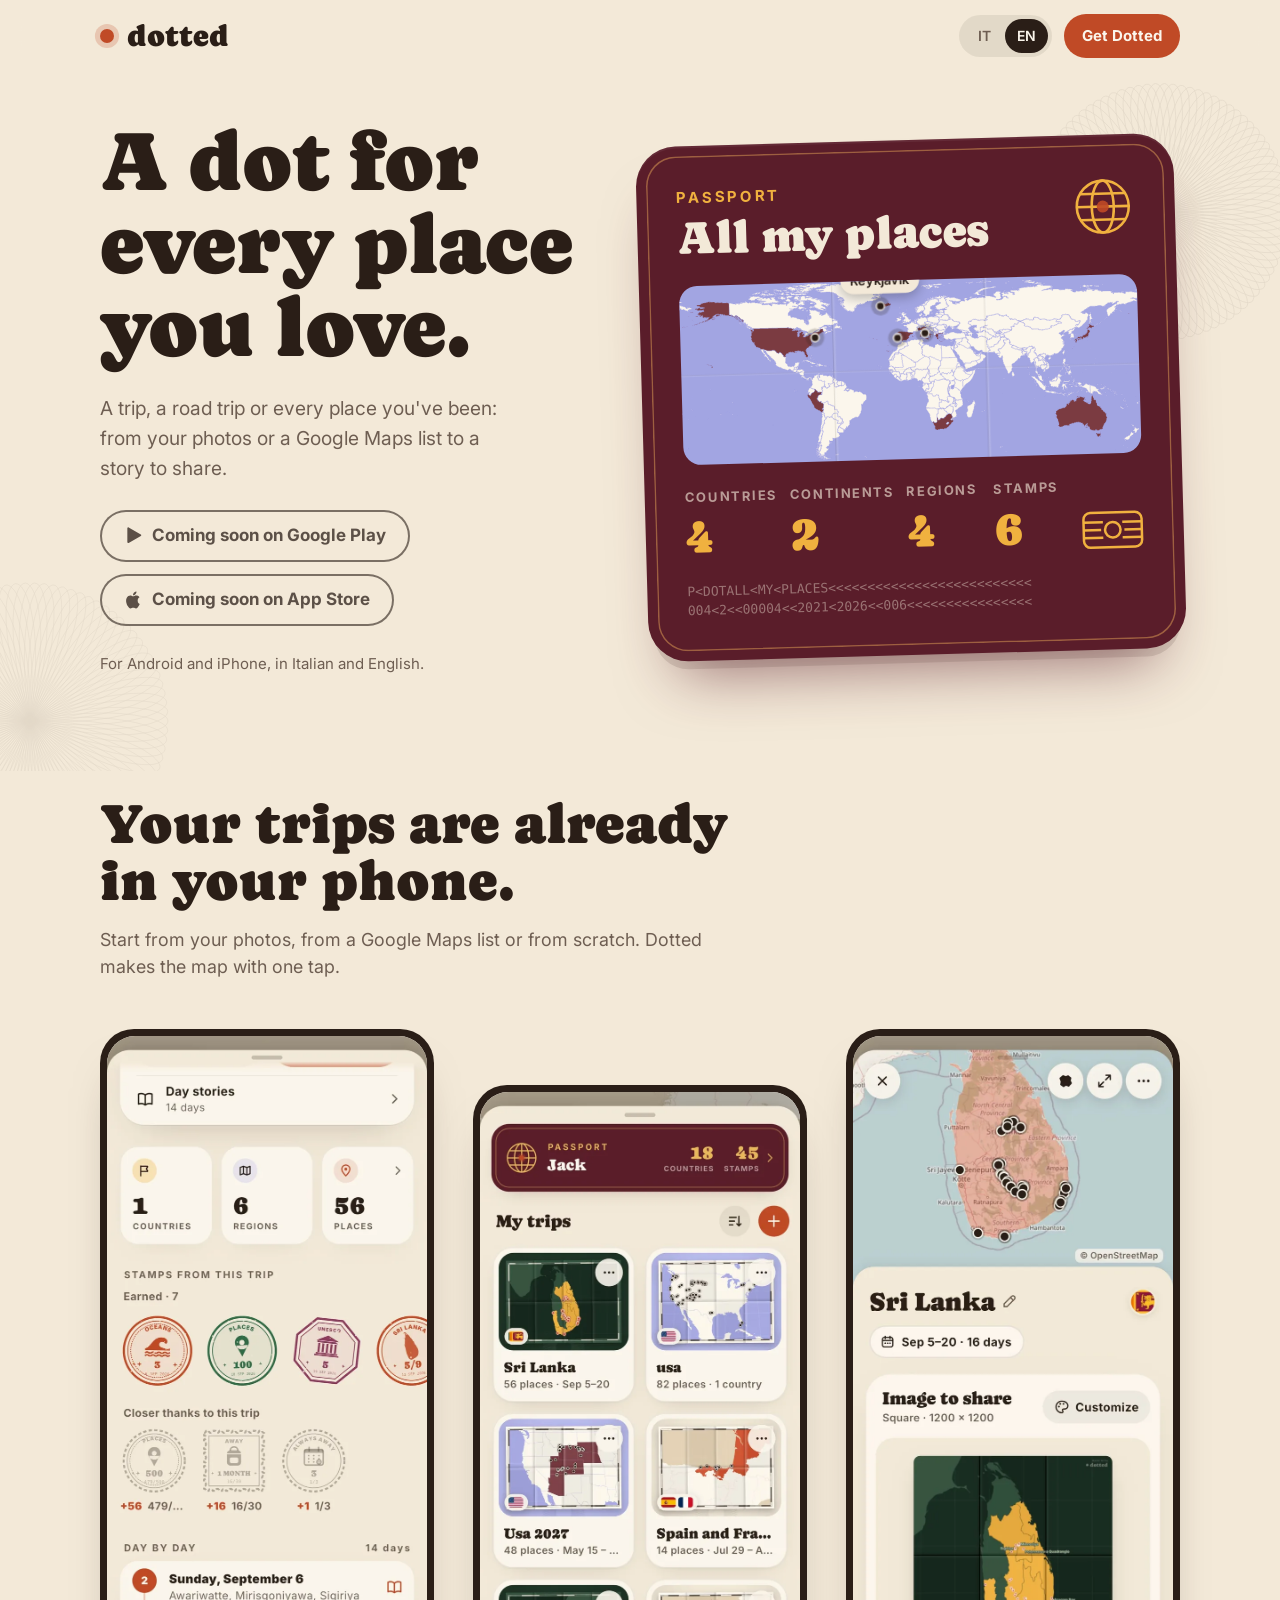
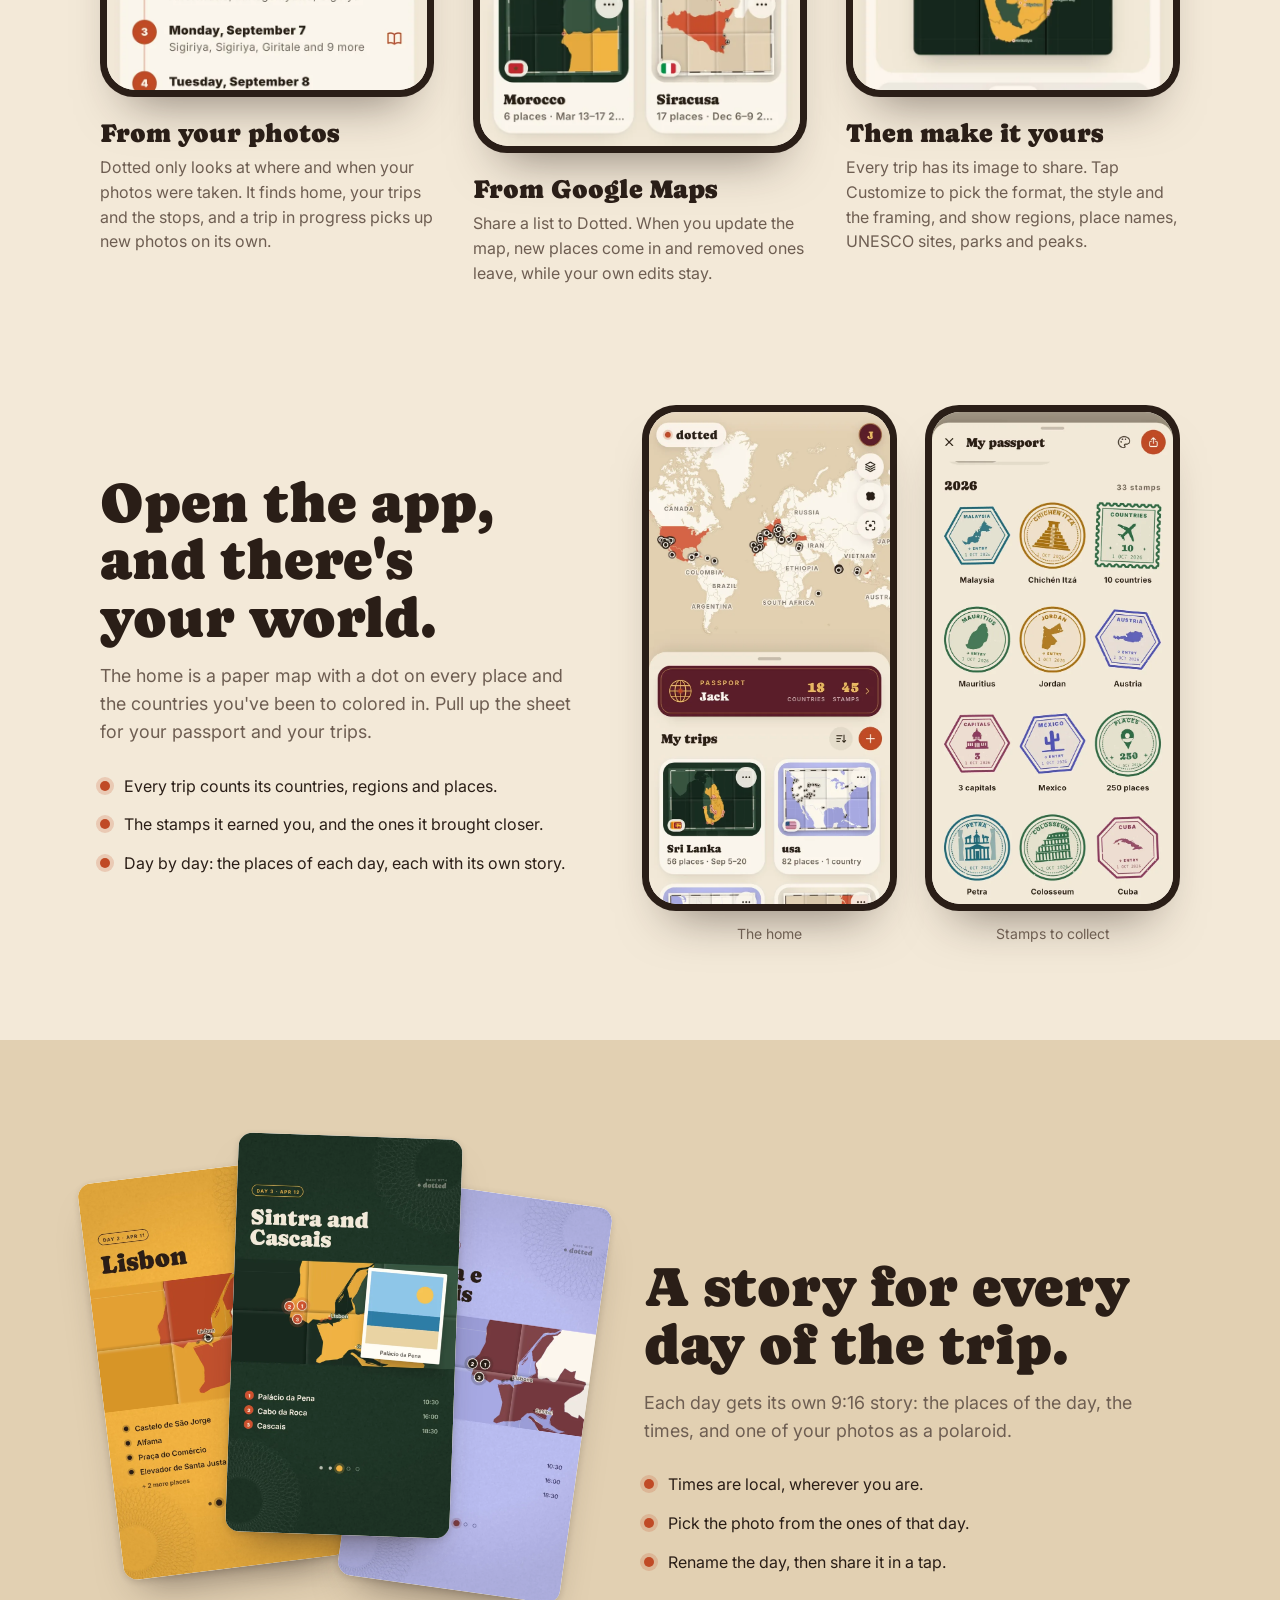
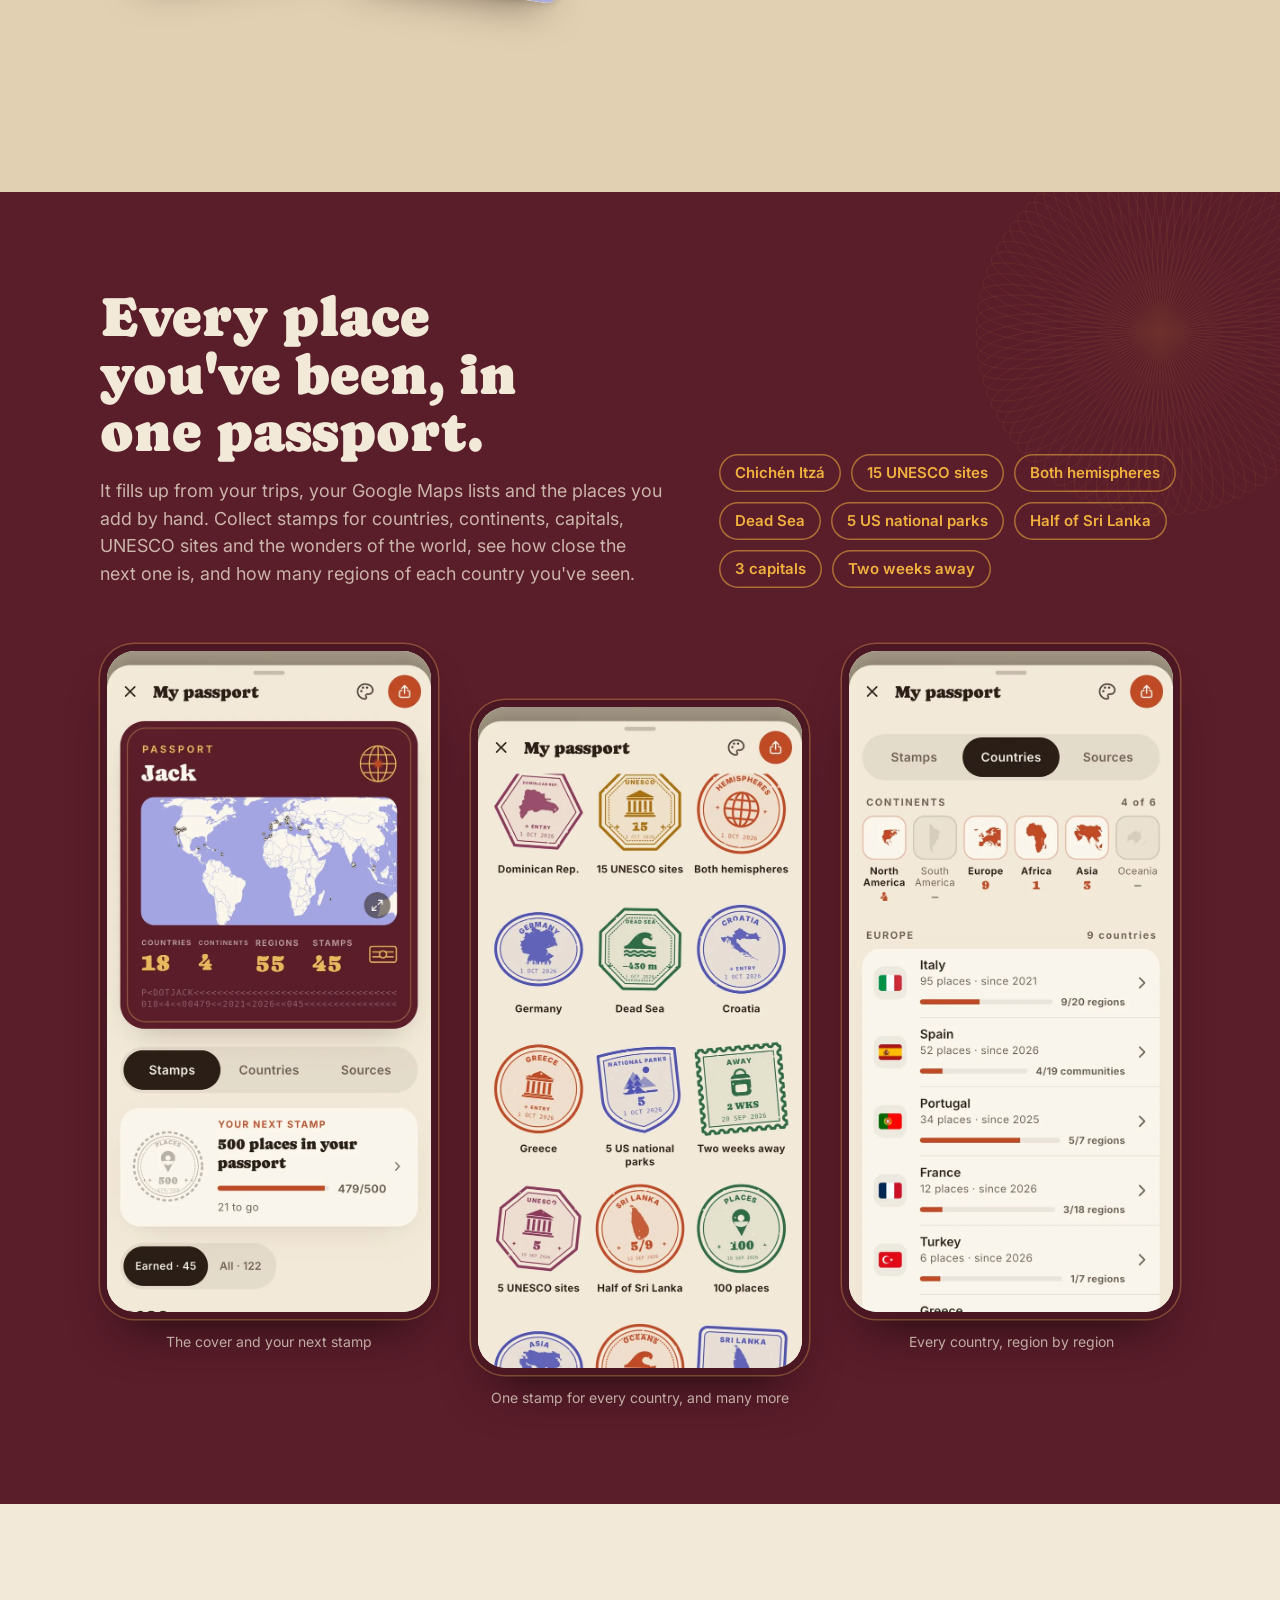
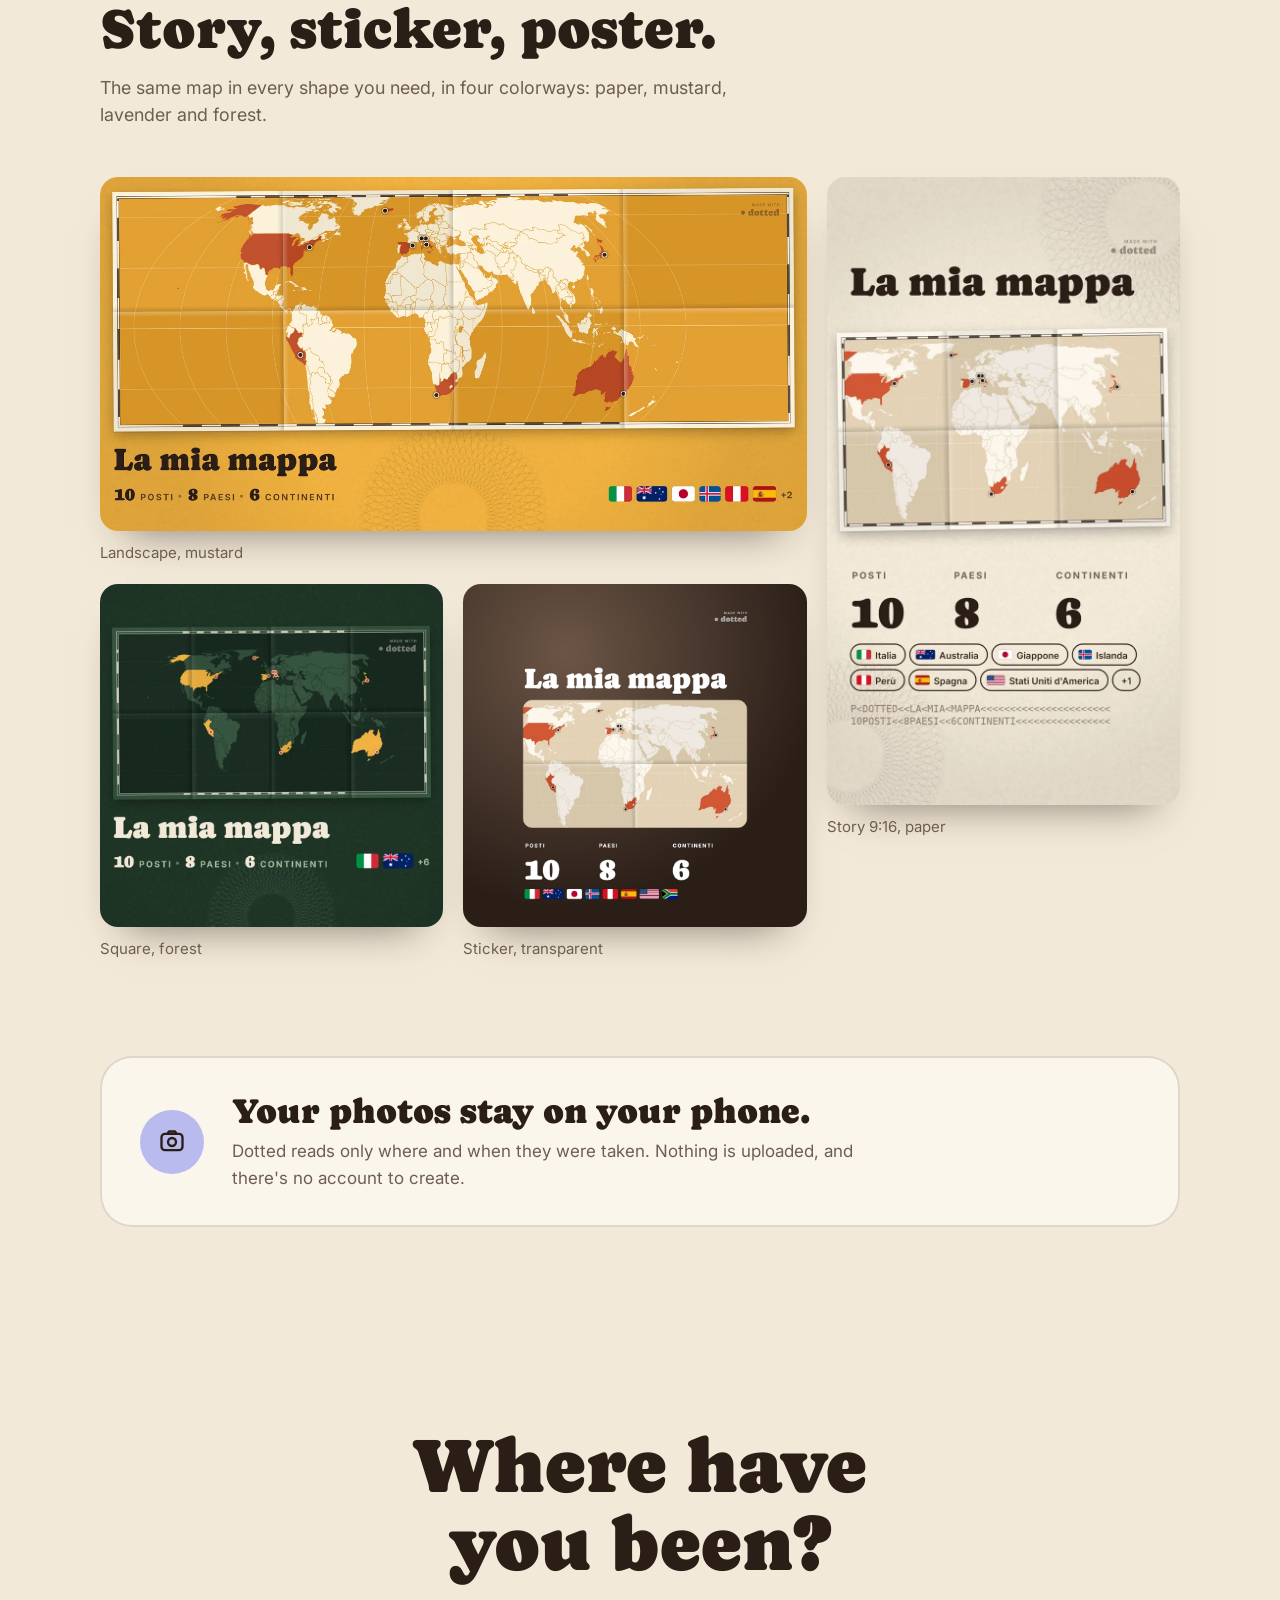
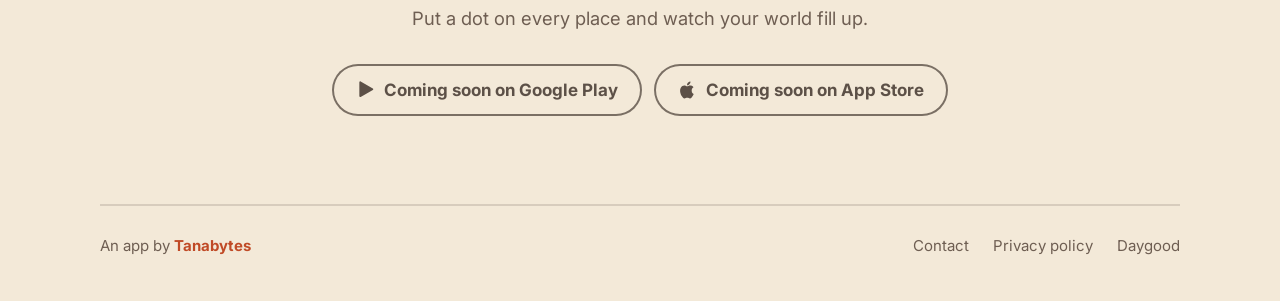
<file: dotted/index.html>
<!doctype html>
<html lang="en">
<head>
  <meta charset="utf-8">
  <meta name="viewport" content="width=device-width, initial-scale=1, viewport-fit=cover">
  <title>Dotted – A dot for every place you love</title>
  <meta name="description" content="Dotted turns your photos or a Google Maps list into a map with a dot for every place, ready to share as a story, sticker or poster. Plus a passport with every place you've been.">
  <link rel="canonical" href="https://tanabytes.github.io/dotted/">
  <meta name="theme-color" content="#F3E9D8">
  <link rel="icon" href="assets/favicon.svg" type="image/svg+xml">
  <meta property="og:type" content="website">
  <meta property="og:url" content="https://tanabytes.github.io/dotted/">
  <meta property="og:title" content="Dotted – A dot for every place you love">
  <meta property="og:description" content="From your photos or a Google Maps list to a story to share.">
  <meta property="og:image" content="https://tanabytes.github.io/dotted/assets/og.jpg">

  <link rel="preconnect" href="https://fonts.googleapis.com">
  <link rel="preconnect" href="https://fonts.gstatic.com" crossorigin>
  <link href="https://fonts.googleapis.com/css2?family=Caprasimo&family=Inter:wght@400;500;600;700&display=swap" rel="stylesheet">

  <style>
    /* Gli stessi colori dell'app (mobile/lib/ui/style.dart): carta crema, inchiostro, terracotta, senape, lavanda, verde bosco */
    :root {
      --paper: #F3E9D8;
      --surface: #FBF6EC;
      --band: #E2D0B2;
      --ink: #2A1E17;
      --ink-2: #6E5E52;
      --line: rgba(42, 30, 23, 0.14);
      --terracotta: #C04A26;
      --mustard: #F0B13F;
      --lavender: #B9BBEE;
      --forest: #1F3527;
      --forest-2: #34523E;
      /* la copertina bordeaux del passaporto e la mappa lavanda (passport_screen.dart, palette.dart) */
      --bordeaux: #5A1D2A;
      --bordeaux-2: #4A1722;
      --sea: #A2A5E2;
      --visited: #7B3B41;
      --cream: #F3E9D8;

      --display: "Caprasimo", Georgia, serif;
      --ui: "Inter", system-ui, -apple-system, "Segoe UI", sans-serif;
      --mono: ui-monospace, "DejaVu Sans Mono", Consolas, monospace;
      --gutter: clamp(16px, 4vw, 40px);
      --max: 1160px;
      --ease: cubic-bezier(0.2, 0, 0, 1);
      --pop: cubic-bezier(0.34, 1.56, 0.64, 1);
    }

    *, *::before, *::after { box-sizing: border-box; }
    html, body { margin: 0; padding: 0; }
    html { scroll-behavior: smooth; -webkit-text-size-adjust: 100%; }
    body {
      background: var(--paper);
      color: var(--ink);
      font-family: var(--ui);
      font-size: 17px;
      line-height: 1.55;
      -webkit-font-smoothing: antialiased;
      -moz-osx-font-smoothing: grayscale;
      overflow-x: hidden;
    }
    h1, h2, h3, p, ul { margin: 0; padding: 0; }
    img { display: block; max-width: 100%; height: auto; }
    a { color: inherit; }
    button { font: inherit; color: inherit; }
    :focus-visible { outline: 3px solid var(--terracotta); outline-offset: 3px; border-radius: 10px; }

    .wrap { width: 100%; max-width: var(--max); margin: 0 auto; padding: 0 var(--gutter); }

    /* ---------- Marchio "● dotted" ---------- */
    .logo { display: inline-flex; align-items: center; gap: 0.42em; font-family: var(--display); font-size: 30px; line-height: 1; text-decoration: none; color: var(--ink); }
    .logo-dot { width: 0.47em; height: 0.47em; border-radius: 50%; background: var(--terracotta); box-shadow: 0 0 0 0.17em rgba(192, 74, 38, 0.22); }

    /* ---------- Barra in alto ---------- */
    .topbar { position: sticky; top: 0; z-index: 20; background: color-mix(in srgb, var(--paper) 82%, transparent); backdrop-filter: blur(14px); -webkit-backdrop-filter: blur(14px); }
    .topbar-inner { display: flex; align-items: center; justify-content: space-between; height: 72px; gap: 16px; }
    .topbar-actions { display: flex; align-items: center; gap: 12px; }
    .seg { display: inline-flex; padding: 4px; border-radius: 999px; background: rgba(42, 30, 23, 0.08); }
    .seg button {
      border: 0; background: transparent; cursor: pointer;
      min-width: 42px; height: 34px; padding: 0 12px; border-radius: 999px;
      font-size: 14px; font-weight: 600; color: var(--ink-2);
      transition: background 0.25s var(--ease), color 0.25s var(--ease);
    }
    .seg button[aria-pressed="true"] { background: var(--ink); color: var(--surface); }

    .btn {
      display: inline-flex; align-items: center; justify-content: center; gap: 8px;
      min-height: 52px; padding: 0 24px; border-radius: 999px;
      font-size: 17px; font-weight: 700; text-decoration: none; cursor: pointer;
      border: 0; transition: transform 0.12s var(--ease), filter 0.2s var(--ease);
    }
    .btn:active { transform: scale(0.96); }
    .btn--primary { background: var(--terracotta); color: var(--surface); }
    .btn--primary:hover { filter: brightness(1.06); }
    .btn--ghost { background: transparent; color: var(--ink); box-shadow: inset 0 0 0 2px rgba(42, 30, 23, 0.8); }
    .btn--small { min-height: 44px; padding: 0 18px; font-size: 15px; }

    /* ---------- Hero ---------- */
    .hero { position: relative; padding: 48px 0 96px; overflow: hidden; }
    .guilloche { position: absolute; pointer-events: none; color: var(--ink); opacity: 0.08; }
    .guilloche--a { width: 560px; right: -160px; top: -140px; }
    .guilloche--b { width: 420px; left: -180px; bottom: -160px; }
    .hero-grid { position: relative; display: grid; grid-template-columns: 0.95fr 1.05fr; gap: 56px; align-items: center; }
    .hero-copy { display: flex; flex-direction: column; gap: 26px; }
    .hero h1 {
      font-family: var(--display); font-weight: 400;
      font-size: clamp(3rem, 6.6vw, 5.8rem); line-height: 0.98; letter-spacing: -0.01em;
      text-wrap: balance;
    }
    .hero-lead { font-size: clamp(1.1rem, 1.5vw, 1.28rem); color: var(--ink-2); max-width: 34ch; }
    .hero-actions { display: flex; flex-wrap: wrap; gap: 12px; align-items: center; }
    .hero-note { font-size: 15px; color: var(--ink-2); }

    /* Il passaporto: la copertina bordeaux di "Il mio passaporto" */
    .passport {
      --pad: clamp(18px, 3vw, 30px);
      position: relative; border-radius: clamp(26px, 3.4vw, 40px); padding: 10px;
      background: var(--bordeaux);
      box-shadow: 0 2px 0 rgba(255,255,255,0.06) inset, 0 40px 60px -30px rgba(90, 29, 42, 0.6), 0 14px 0 -6px rgba(42, 30, 23, 0.12);
      transform: rotate(-1.6deg);
      color: var(--cream);
    }
    .passport-inner {
      border-radius: clamp(18px, 2.6vw, 30px); padding: var(--pad);
      box-shadow: inset 0 0 0 1.5px rgba(214, 150, 82, 0.55);
      display: flex; flex-direction: column; gap: clamp(14px, 2vw, 22px);
    }
    .passport-head { display: flex; justify-content: space-between; align-items: flex-start; gap: 16px; }
    .passport-kicker { font-size: clamp(12px, 1.2vw, 15px); font-weight: 700; letter-spacing: 0.18em; text-transform: uppercase; color: var(--mustard); }
    .passport-title { font-family: var(--display); font-size: clamp(1.8rem, 3.6vw, 2.9rem); line-height: 1.05; margin-top: 6px; }
    .globe { width: clamp(44px, 5vw, 64px); flex: none; color: var(--mustard); }
    .map {
      position: relative; border-radius: clamp(12px, 1.6vw, 18px); overflow: hidden;
      background: var(--sea);
      aspect-ratio: 1080 / 423;
    }
    .map img { position: absolute; inset: 0; width: 100%; height: 100%; }
    /* Le pieghe della mappa di carta */
    .map::after {
      content: ""; position: absolute; inset: 0; pointer-events: none;
      background:
        linear-gradient(to right, transparent 33.1%, rgba(42,30,23,0.10) 33.3%, rgba(255,255,255,0.18) 33.6%, transparent 34%,
                                  transparent 66.4%, rgba(42,30,23,0.10) 66.6%, rgba(255,255,255,0.18) 66.9%, transparent 67.3%),
        linear-gradient(to bottom, transparent 49.4%, rgba(42,30,23,0.09) 49.8%, rgba(255,255,255,0.16) 50.3%, transparent 51%);
    }
    .map svg.dots { position: absolute; inset: 0; width: 100%; height: 100%; overflow: visible; }
    .dot { transform-box: fill-box; transform-origin: center; }
    /* i puntini dell'app: inchiostro con l'anello color carta */
    .dot .halo { fill: rgba(42, 30, 23, 0.22); }
    .dot .core { fill: var(--ink); stroke: var(--surface); stroke-width: 3.2; }
    .dot.is-new { animation: drop 0.5s var(--pop) both; }
    .dot.is-new .halo { animation: ring 0.9s var(--ease) both; transform-box: fill-box; transform-origin: center; }
    @keyframes drop { from { transform: scale(0); } to { transform: scale(1); } }
    @keyframes ring { 0% { transform: scale(0.6); opacity: 1; } 60% { transform: scale(2.2); opacity: 0.5; } 100% { transform: scale(1); opacity: 1; } }
    .dot-label {
      position: absolute; left: 0; top: 0; transform: translate(-50%, calc(-100% - 12px));
      padding: 4px 10px; border-radius: 999px; background: var(--cream); color: var(--ink);
      font-size: clamp(11px, 1.1vw, 13px); font-weight: 600; white-space: nowrap;
      box-shadow: 0 4px 12px rgba(0,0,0,0.25);
      opacity: 0; transition: opacity 0.2s var(--ease);
      pointer-events: none;
    }
    .dot-label.is-on { opacity: 1; }
    .stats { display: grid; grid-template-columns: repeat(4, 1fr) auto; gap: 12px; align-items: end; }
    .stat small { display: block; font-size: clamp(10px, 1.05vw, 13px); font-weight: 700; letter-spacing: 0.12em; text-transform: uppercase; color: rgba(243, 233, 216, 0.62); white-space: nowrap; overflow: hidden; text-overflow: ellipsis; }
    .stat b { display: block; font-family: var(--display); font-weight: 400; font-size: clamp(1.8rem, 3.8vw, 3rem); line-height: 1; color: var(--mustard); margin-top: 6px; font-variant-numeric: tabular-nums; }
    .chip-icon { width: clamp(44px, 5vw, 62px); color: var(--mustard); }
    .mrz { font-family: var(--mono); font-size: clamp(9px, 1.05vw, 13px); line-height: 1.45; color: rgba(243, 233, 216, 0.42); white-space: pre; overflow: hidden; }

    /* ---------- Sezioni ---------- */
    .section { padding: 96px 0; }
    .section-head { display: flex; flex-direction: column; gap: 16px; max-width: 680px; margin-bottom: 48px; }
    .h2 { font-family: var(--display); font-weight: 400; font-size: clamp(2.1rem, 4.4vw, 3.6rem); line-height: 1.02; text-wrap: balance; }
    .lead { font-size: clamp(1.06rem, 1.4vw, 1.2rem); color: var(--ink-2); max-width: 58ch; }

    /* tre schermate dell'app */
    .phone {
      border-radius: 34px; padding: 7px; background: var(--ink);
      box-shadow: 0 30px 50px -28px rgba(42, 30, 23, 0.55);
    }
    .phone img { border-radius: 28px; width: 100%; aspect-ratio: 720 / 1469; object-fit: cover; object-position: top; background: var(--surface); }
    .ways { display: grid; grid-template-columns: repeat(3, 1fr); gap: clamp(20px, 3vw, 40px); }
    .way { display: flex; flex-direction: column; gap: 22px; }
    .way:nth-child(2) { margin-top: 56px; }
    .way h3 { font-family: var(--display); font-weight: 400; font-size: 1.6rem; line-height: 1.1; }
    .way p { color: var(--ink-2); margin-top: 8px; font-size: 16px; }

    /* storie dei giorni: stampe sparse sul tavolo */
    .stories { background: var(--band); }
    .stories-grid { display: grid; grid-template-columns: 1fr 1.1fr; gap: 56px; align-items: center; }
    .prints { position: relative; height: clamp(440px, 46vw, 560px); }
    .print {
      position: absolute; width: 46%; border-radius: 14px; overflow: hidden;
      box-shadow: 0 2px 0 rgba(255,255,255,0.6) inset, 0 24px 40px -20px rgba(42, 30, 23, 0.55), 0 2px 6px rgba(42,30,23,0.15);
      background: var(--surface);
    }
    .print img { width: 100%; aspect-ratio: 9 / 16; object-fit: cover; }
    .print--1 { left: 0; top: 6%; transform: rotate(-7deg); }
    .print--2 { left: 27%; top: 0; transform: rotate(2deg); z-index: 2; }
    .print--3 { right: 0; top: 10%; transform: rotate(8deg); }
    .ticks { list-style: none; display: flex; flex-direction: column; gap: 14px; margin-top: 28px; }
    .ticks li { display: flex; gap: 14px; align-items: baseline; font-size: 16px; }
    .ticks li::before { content: ""; flex: none; width: 10px; height: 10px; border-radius: 50%; background: var(--terracotta); box-shadow: 0 0 0 4px rgba(192, 74, 38, 0.2); transform: translateY(-1px); }

    /* la home è la mappa, il viaggio si legge giorno per giorno */
    .world-grid { display: grid; grid-template-columns: 0.95fr 1.05fr; gap: 56px; align-items: center; }
    .duo { display: grid; grid-template-columns: 1fr 1fr; gap: clamp(16px, 2.4vw, 28px); align-items: start; }
    .duo .phone:last-child { margin-top: 72px; }
    .shot-cap { font-size: 14px; color: var(--ink-2); margin-top: 12px; text-align: center; }
    .ticks--plain { margin-top: 28px; }
    .ticks b { font-weight: 700; color: var(--ink); }

    /* passaporto e timbri, sulla copertina bordeaux */
    .stamps { background: var(--bordeaux); color: var(--cream); position: relative; overflow: hidden; }
    .stamps .lead { color: rgba(243, 233, 216, 0.74); }
    .stamps .guilloche { color: var(--mustard); opacity: 0.12; }
    .stamps-head { position: relative; display: grid; grid-template-columns: 1.1fr 0.9fr; gap: 24px 56px; align-items: end; margin-bottom: 56px; }
    .stamps-phones { position: relative; display: grid; grid-template-columns: repeat(3, 1fr); gap: clamp(16px, 2.6vw, 36px); align-items: start; }
    .stamps-phones figure { margin: 0; }
    .stamps-phones figure:nth-child(2) { margin-top: 56px; }
    .stamps-phones .phone { background: var(--bordeaux-2); box-shadow: 0 0 0 1.5px rgba(214, 150, 82, 0.4), 0 30px 50px -24px rgba(0,0,0,0.6); }
    .stamps-phones .shot-cap { color: rgba(243, 233, 216, 0.7); }
    .stamp-list { display: flex; flex-wrap: wrap; gap: 10px; }
    .stamp-tag { display: inline-flex; align-items: center; height: 38px; padding: 0 16px; border-radius: 999px; font-size: 15px; font-weight: 600; box-shadow: inset 0 0 0 1.5px rgba(240, 177, 63, 0.55); color: var(--mustard); white-space: nowrap; }

    /* formati */
    .formats-grid { display: grid; grid-template-columns: 2fr 1fr; grid-template-rows: auto auto; gap: 20px; }
    .shot { border-radius: 18px; overflow: hidden; box-shadow: 0 24px 40px -26px rgba(42, 30, 23, 0.6); background: var(--surface); }
    .shot img { width: 100%; height: 100%; object-fit: cover; }
    .shot--wide { grid-column: 1; }
    .shot--tall { grid-column: 2; grid-row: span 2; align-self: start; }
    .shot--tall .shot img { aspect-ratio: 9 / 16; height: auto; }
    .shot-pair { grid-column: 1; display: grid; grid-template-columns: 1fr 1fr; gap: 20px; }
    .shot--sticker { background: radial-gradient(circle at 30% 20%, #6B5546, #2A1E17 70%); }
    .caption { font-size: 15px; color: var(--ink-2); margin-top: 10px; }
    .fig { display: flex; flex-direction: column; }
    .fig .shot { flex: 1; }

    /* privacy */
    .private { display: grid; grid-template-columns: auto 1fr auto; gap: 28px; align-items: center; padding: 36px 40px; border-radius: 32px; background: var(--surface); box-shadow: inset 0 0 0 2px var(--line); }
    .private-mark { width: 64px; height: 64px; border-radius: 50%; background: var(--lavender); display: grid; place-items: center; }
    .private h2 { font-family: var(--display); font-weight: 400; font-size: clamp(1.6rem, 3vw, 2.2rem); line-height: 1.08; }
    .private p { color: var(--ink-2); margin-top: 8px; max-width: 60ch; }

    /* chiusura */
    .closing { padding: 104px 0 56px; text-align: center; }
    .closing .h2 { font-size: clamp(2.6rem, 6vw, 5rem); max-width: 14ch; margin: 0 auto; }
    .closing p { color: var(--ink-2); margin: 20px auto 32px; font-size: 1.15rem; max-width: 42ch; }
    .closing .hero-actions { justify-content: center; }

    .footer { padding: 32px 0 44px; }
    .footer-inner { display: flex; flex-wrap: wrap; gap: 20px 32px; align-items: center; justify-content: space-between; border-top: 2px solid var(--line); padding-top: 28px; }
    .footer-links { display: flex; flex-wrap: wrap; gap: 8px 24px; font-size: 15px; }
    .footer-links a { color: var(--ink-2); text-decoration: none; }
    .footer-links a:hover { color: var(--ink); }
    .footer-by { font-size: 15px; color: var(--ink-2); }
    .footer-by a { color: var(--terracotta); font-weight: 700; text-decoration: none; }

    /* ---------- Tablet ---------- */
    @media (max-width: 980px) {
      .hero-grid, .stories-grid, .world-grid, .stamps-head { grid-template-columns: 1fr; gap: 48px; }
      .stamps-head { gap: 28px; }
      .hero-copy { max-width: 640px; }
      .ways { grid-template-columns: repeat(3, 1fr); }
      .duo { max-width: 600px; }
    }

    /* ---------- Telefono ---------- */
    @media (max-width: 680px) {
      .topbar-inner { height: 64px; }
      .logo { font-size: 26px; }
      .topbar-actions .btn { display: none; }
      .hero { padding: 24px 0 64px; }
      .passport { transform: rotate(-1deg); padding: 7px; }
      .stats { grid-template-columns: repeat(4, 1fr); gap: 8px; }
      .stat small { font-size: 9.5px; letter-spacing: 0.06em; }
      .chip-icon { display: none; }
      .section { padding: 72px 0; }
      .section-head { margin-bottom: 32px; }
      .ways { display: flex; overflow-x: auto; scroll-snap-type: x mandatory; gap: 16px; margin: 0 calc(var(--gutter) * -1); padding: 0 var(--gutter) 8px; scrollbar-width: none; }
      .ways::-webkit-scrollbar { display: none; }
      .way { flex: 0 0 74%; scroll-snap-align: center; }
      .way:nth-child(2) { margin-top: 0; }
      .prints { height: 128vw; }
      .print { width: 52%; }
      .print--2 { left: 24%; }
      .duo .phone:last-child { margin-top: 40px; }
      .stamps-head { margin-bottom: 36px; }
      .stamps-phones { display: flex; overflow-x: auto; scroll-snap-type: x mandatory; gap: 16px; margin: 0 calc(var(--gutter) * -1); padding: 0 var(--gutter) 8px; scrollbar-width: none; }
      .stamps-phones::-webkit-scrollbar { display: none; }
      .stamps-phones figure { flex: 0 0 70%; scroll-snap-align: center; }
      .stamps-phones figure:nth-child(2) { margin-top: 0; }
      .formats-grid { grid-template-columns: 1fr; }
      .shot--wide, .shot--tall, .shot-pair { grid-column: 1; grid-row: auto; }
      .shot--tall { max-width: 360px; }
      .private { grid-template-columns: 1fr; padding: 28px 24px; }
      .hero-actions .btn { flex: 1 1 auto; }
    }

    @media (prefers-reduced-motion: reduce) {
      *, *::before, *::after { animation: none !important; transition-duration: 0.01ms !important; scroll-behavior: auto !important; }
    }
  </style>
</head>
<body>

  <header class="topbar">
    <div class="wrap topbar-inner">
      <a class="logo" href="./" aria-label="Dotted"><span class="logo-dot" aria-hidden="true"></span>dotted</a>
      <div class="topbar-actions">
        <div class="seg" role="group" aria-label="Language">
          <button type="button" data-lang-set="it">IT</button>
          <button type="button" data-lang-set="en">EN</button>
        </div>
        <a class="btn btn--primary btn--small" href="#download" data-i18n="nav_cta">Get Dotted</a>
      </div>
    </div>
  </header>

  <main>
    <!-- ===== Hero ===== -->
    <section class="hero">
      <svg class="guilloche guilloche--a" data-guilloche viewBox="-100 -100 200 200" aria-hidden="true"></svg>
      <svg class="guilloche guilloche--b" data-guilloche viewBox="-100 -100 200 200" aria-hidden="true"></svg>

      <div class="wrap hero-grid">
        <div class="hero-copy">
          <h1 data-i18n="hero_title">A dot for every place you love.</h1>
          <p class="hero-lead" data-i18n="hero_lead">A trip, a road trip or every place you've been: from your photos or a Google Maps list to a story to share.</p>
          <div class="hero-actions" data-stores></div>
          <p class="hero-note" data-i18n="hero_note">For Android and iPhone, in Italian and English.</p>
        </div>

        <div class="passport" role="img" data-i18n-attr="aria-label:passport_alt" aria-label="Dotted passport card: a world map with a dot on every place visited">
          <div class="passport-inner">
            <div class="passport-head">
              <div>
                <div class="passport-kicker" data-i18n="passport_kicker">Passport</div>
                <div class="passport-title" data-i18n="passport_title">All my places</div>
              </div>
              <svg class="globe" viewBox="0 0 64 64" fill="none" stroke="currentColor" stroke-width="2.6" aria-hidden="true"><circle cx="32" cy="32" r="26"/><ellipse cx="32" cy="32" rx="11" ry="26"/><path d="M6 32h52M10 19h44M10 45h44"/><circle cx="32" cy="32" r="6" fill="#C04A26" stroke="none" opacity=".9"/></svg>
            </div>
            <div class="map" data-map>
              <img src="assets/world-passport.svg" alt="" width="1080" height="423">
              <svg class="dots" data-dots viewBox="0 0 1080 423" aria-hidden="true"></svg>
              <span class="dot-label" data-dot-label></span>
            </div>
            <div class="stats">
              <div class="stat"><small data-i18n="stat_countries">Countries</small><b data-count="countries">0</b></div>
              <div class="stat"><small data-i18n="stat_continents">Continents</small><b data-count="continents">0</b></div>
              <div class="stat"><small data-i18n="stat_regions">Regions</small><b data-count="regions">0</b></div>
              <div class="stat"><small data-i18n="stat_stamps">Stamps</small><b data-count="stamps">0</b></div>
              <svg class="chip-icon" viewBox="0 0 64 40" fill="none" stroke="currentColor" stroke-width="2.6" aria-hidden="true"><rect x="2" y="2" width="60" height="36" rx="7"/><path d="M2 20h18M44 20h18M2 12h20M42 12h20M2 28h20M42 28h20"/><circle cx="32" cy="20" r="8"/></svg>
            </div>
            <div class="mrz" data-mrz aria-hidden="true"></div>
          </div>
        </div>
      </div>
    </section>

    <!-- ===== Da dove arrivano i posti ===== -->
    <section class="section" style="padding-top: 24px" aria-labelledby="ways-title">
      <div class="wrap">
        <div class="section-head">
          <h2 class="h2" id="ways-title" data-i18n="ways_title">Your trips are already in your phone.</h2>
          <p class="lead" data-i18n="ways_lead">Start from your photos, from a Google Maps list or from scratch. Dotted makes the map with one tap.</p>
        </div>
        <div class="ways">
          <article class="way">
            <div class="phone"><img src="assets/screens/v2-days.webp" data-i18n-attr="alt:alt_days" alt="A trip found in the photos: countries, regions and places, the stamps and the day by day list" width="720" height="1469" loading="lazy"></div>
            <div>
              <h3 data-i18n="way1_title">From your photos</h3>
              <p data-i18n="way1_desc">Dotted only looks at where and when your photos were taken. It finds home, your trips and the stops, and a trip in progress picks up new photos on its own.</p>
            </div>
          </article>
          <article class="way">
            <div class="phone"><img src="assets/screens/v2-trips.webp" data-i18n-attr="alt:alt_trips" alt="My trips: a thumbnail map for every trip" width="720" height="1469" loading="lazy"></div>
            <div>
              <h3 data-i18n="way2_title">From Google Maps</h3>
              <p data-i18n="way2_desc">Share a list to Dotted. When you update the map, new places come in and removed ones leave, while your own edits stay.</p>
            </div>
          </article>
          <article class="way">
            <div class="phone"><img src="assets/screens/v2-trip.webp" data-i18n-attr="alt:alt_trip" alt="A trip in Dotted: the map, the dates and the image to share" width="720" height="1469" loading="lazy"></div>
            <div>
              <h3 data-i18n="way3_title">Then make it yours</h3>
              <p data-i18n="way3_desc">Pick the format, the style and the framing. Show countries and regions you visited, place names, UNESCO sites, parks and peaks.</p>
            </div>
          </article>
        </div>
      </div>
    </section>

    <!-- ===== La home è la mappa, il viaggio giorno per giorno ===== -->
    <section class="section" style="padding-top: 24px" aria-labelledby="world-title">
      <div class="wrap world-grid">
        <div>
          <div class="section-head" style="margin-bottom: 0">
            <h2 class="h2" id="world-title" data-i18n="world_title">Open the app, and there's your world.</h2>
            <p class="lead" data-i18n="world_lead">The home is a paper map with a dot on every place and the countries you've been to colored in. Pull up the sheet for your passport and your trips.</p>
          </div>
          <ul class="ticks ticks--plain">
            <li data-i18n="wtick1">Every trip counts its countries, regions and places.</li>
            <li data-i18n="wtick2">The stamps it earned you, and the ones it brought closer.</li>
            <li data-i18n="wtick3">Day by day: the places of each day, each with its own story.</li>
          </ul>
        </div>
        <div class="duo">
          <figure style="margin:0">
            <div class="phone"><img src="assets/screens/v2-home.webp" data-i18n-attr="alt:alt_home" alt="Dotted home: the world map with the dots, the passport and my trips" width="720" height="1469" loading="lazy"></div>
            <figcaption class="shot-cap" data-i18n="cap_home">The home</figcaption>
          </figure>
          <figure style="margin:0">
            <div class="phone"><img src="assets/screens/v2-stamps.webp" data-i18n-attr="alt:alt_stamps2" alt="Passport stamps for 2026: Malaysia, Chichén Itzá, 10 countries, Petra, Colosseum" width="720" height="1469" loading="lazy"></div>
            <figcaption class="shot-cap" data-i18n="cap_stamps2">Stamps to collect</figcaption>
          </figure>
        </div>
      </div>
    </section>

    <!-- ===== Storie dei giorni ===== -->
    <section class="section stories" aria-labelledby="stories-title">
      <div class="wrap stories-grid">
        <div class="prints" aria-hidden="true">
          <figure class="print print--1" style="margin:0"><img src="assets/shots/day2-en.webp" alt="" width="720" height="1280" loading="lazy"></figure>
          <figure class="print print--2" style="margin:0"><img src="assets/shots/day3-photo-en.webp" alt="" width="720" height="1280" loading="lazy"></figure>
          <figure class="print print--3" style="margin:0"><img src="assets/shots/day3-it.webp" alt="" width="720" height="1280" loading="lazy"></figure>
        </div>
        <div>
          <div class="section-head" style="margin-bottom: 0">
            <h2 class="h2" id="stories-title" data-i18n="stories_title">A story for every day of the trip.</h2>
            <p class="lead" data-i18n="stories_lead">Each day gets its own 9:16 story, ready for Instagram: the places of the day, the times, and one of your photos as a polaroid.</p>
          </div>
          <ul class="ticks">
            <li data-i18n="tick1">Times are local, wherever you are.</li>
            <li data-i18n="tick2">Pick the photo from the ones of that day.</li>
            <li data-i18n="tick3">Rename the day, then share it in a tap.</li>
          </ul>
        </div>
      </div>
    </section>

    <!-- ===== Passaporto ===== -->
    <section class="section stamps" aria-labelledby="stamps-title">
      <svg class="guilloche guilloche--a" data-guilloche viewBox="-100 -100 200 200" aria-hidden="true"></svg>
      <div class="wrap">
        <div class="stamps-head">
          <div class="section-head" style="margin-bottom: 0">
            <h2 class="h2" id="stamps-title" data-i18n="stamps_title">Every place you've been, in one passport.</h2>
            <p class="lead" data-i18n="stamps_lead">It fills up from your trips, your Google Maps lists and the places you add by hand. Choose the cover, open the map full screen and collect stamps along the way.</p>
          </div>
          <div class="stamp-list" aria-hidden="true">
            <span class="stamp-tag" data-i18n="st1">Chichén Itzá</span>
            <span class="stamp-tag" data-i18n="st2">15 UNESCO sites</span>
            <span class="stamp-tag" data-i18n="st3">Both hemispheres</span>
            <span class="stamp-tag" data-i18n="st4">Dead Sea</span>
            <span class="stamp-tag" data-i18n="st5">5 US national parks</span>
            <span class="stamp-tag" data-i18n="st6">Half of Sri Lanka</span>
            <span class="stamp-tag" data-i18n="st7">3 capitals</span>
            <span class="stamp-tag" data-i18n="st8">Two weeks away</span>
          </div>
        </div>
        <div class="stamps-phones">
          <figure>
            <div class="phone"><img src="assets/screens/v2-passport.webp" data-i18n-attr="alt:alt_passport" alt="My passport: the cover with the map, countries, continents, regions and stamps, and the next stamp" width="720" height="1469" loading="lazy"></div>
            <figcaption class="shot-cap" data-i18n="cap_passport">The cover and your next stamp</figcaption>
          </figure>
          <figure>
            <div class="phone"><img src="assets/screens/v2-stamps-2.webp" data-i18n-attr="alt:alt_stamps" alt="Stamps earned: countries, UNESCO sites, Dead Sea, national parks" width="720" height="1469" loading="lazy"></div>
            <figcaption class="shot-cap" data-i18n="cap_stamps">One stamp for every country, and many more</figcaption>
          </figure>
          <figure>
            <div class="phone"><img src="assets/screens/v2-countries.webp" data-i18n-attr="alt:alt_countries" alt="Countries: the continents and, for every country, places, since when and regions visited" width="720" height="1469" loading="lazy"></div>
            <figcaption class="shot-cap" data-i18n="cap_countries">Every country, region by region</figcaption>
          </figure>
        </div>
      </div>
    </section>

    <!-- ===== Formati ===== -->
    <section class="section" aria-labelledby="formats-title">
      <div class="wrap">
        <div class="section-head">
          <h2 class="h2" id="formats-title" data-i18n="formats_title">Story, sticker, poster.</h2>
          <p class="lead" data-i18n="formats_lead">The same map in every shape you need, in four colorways: paper, mustard, lavender and forest.</p>
        </div>
        <div class="formats-grid">
          <figure class="fig shot--wide" style="margin:0">
            <div class="shot"><img src="assets/shots/landscape-senape.webp" alt="" width="1400" height="700" loading="lazy" data-i18n-attr="alt:alt_landscape"></div>
            <figcaption class="caption" data-i18n="cap_landscape">Landscape, mustard</figcaption>
          </figure>
          <figure class="fig shot--tall" style="margin:0">
            <div class="shot"><img src="assets/shots/story.webp" alt="" width="720" height="1280" loading="lazy" data-i18n-attr="alt:alt_story"></div>
            <figcaption class="caption" data-i18n="cap_story">Story 9:16, paper</figcaption>
          </figure>
          <div class="shot-pair">
            <figure class="fig" style="margin:0">
              <div class="shot"><img src="assets/shots/square-foresta-continent.webp" alt="" width="900" height="900" loading="lazy" data-i18n-attr="alt:alt_square"></div>
              <figcaption class="caption" data-i18n="cap_square">Square, forest</figcaption>
            </figure>
            <figure class="fig" style="margin:0">
              <div class="shot shot--sticker"><img src="assets/shots/sticker.webp" alt="" width="646" height="828" loading="lazy" data-i18n-attr="alt:alt_sticker" style="aspect-ratio:1;object-fit:contain;padding:8%"></div>
              <figcaption class="caption" data-i18n="cap_sticker">Sticker, transparent</figcaption>
            </figure>
          </div>
        </div>
      </div>
    </section>

    <!-- ===== Privacy ===== -->
    <section class="section" style="padding-top: 0">
      <div class="wrap">
        <div class="private">
          <div class="private-mark" aria-hidden="true">
            <svg width="28" height="28" viewBox="0 0 24 24" fill="none" stroke="#2A1E17" stroke-width="2" stroke-linejoin="round"><rect x="3" y="5" width="18" height="14" rx="3"/><circle cx="12" cy="12" r="3.4"/><path d="M8 5l1.4-2h5.2L16 5"/></svg>
          </div>
          <div>
            <h2 data-i18n="private_title">Your photos stay on your phone.</h2>
            <p data-i18n="private_desc">Dotted reads only where and when they were taken. Nothing is uploaded, and there's no account to create.</p>
          </div>
        </div>
      </div>
    </section>

    <!-- ===== Chiusura ===== -->
    <section class="closing" id="download">
      <div class="wrap">
        <h2 class="h2" data-i18n="closing_title">Where have you been?</h2>
        <p data-i18n="closing_sub">Put a dot on every place and see your world fill up.</p>
        <div class="hero-actions" data-stores></div>
      </div>
    </section>
  </main>

  <footer class="footer">
    <div class="wrap">
      <div class="footer-inner">
        <p class="footer-by" data-i18n="footer_by">An app by <a href="../">Tanabytes</a></p>
        <nav class="footer-links">
          <a href="mailto:tanabytes@gmail.com" data-i18n="contact">Contact</a>
          <a href="privacy.html" data-i18n="privacy">Privacy policy</a>
          <a href="../daygood/">Daygood</a>
        </nav>
      </div>
    </div>
  </footer>

  <script>
    // Link agli store: quando l'app è pubblicata, incolla qui l'indirizzo e il pulsante diventa attivo.
    var STORES = { android: '', ios: '' };

    window.TB_I18N = {
      en: {
        page_title: 'Dotted – A dot for every place you love',
        nav_cta: 'Get Dotted',
        hero_title: 'A dot for every place you love.',
        hero_lead: "A trip, a road trip or every place you've been: from your photos or a Google Maps list to a story to share.",
        hero_note: 'For Android and iPhone, in Italian and English.',
        passport_alt: 'Dotted passport card: a world map with a dot on every place visited',
        passport_kicker: 'Passport', passport_title: 'All my places',
        stat_countries: 'Countries', stat_continents: 'Continents', stat_regions: 'Regions', stat_stamps: 'Stamps',
        mrz_name: 'ALL<MY<PLACES',
        ways_title: 'Your trips are already in your phone.',
        ways_lead: 'Start from your photos, from a Google Maps list or from scratch. Dotted makes the map with one tap.',
        way1_title: 'From your photos',
        way1_desc: 'Dotted only looks at where and when your photos were taken. It finds home, your trips and the stops, and a trip in progress picks up new photos on its own.',
        way2_title: 'From Google Maps',
        way2_desc: 'Share a list to Dotted. When you update the map, new places come in and removed ones leave, while your own edits stay.',
        way3_title: 'Then make it yours',
        way3_desc: 'Every trip has its image to share. Tap Customize to pick the format, the style and the framing, and show regions, place names, UNESCO sites, parks and peaks.',
        alt_photos: 'Dotted screen: Your trips, from your photos', alt_trips: 'My trips: a thumbnail map for every trip', alt_trip: 'A trip in Dotted: the map, the dates and the image to share',
        world_title: "Open the app, and there's your world.",
        world_lead: "The home is a paper map with a dot on every place and the countries you've been to colored in. Pull up the sheet for your passport and your trips.",
        wtick1: 'Every trip counts its countries, regions and places.',
        wtick2: 'The stamps it earned you, and the ones it brought closer.',
        wtick3: 'Day by day: the places of each day, each with its own story.',
        cap_home: 'The home', cap_days: 'A trip, day by day', cap_stamps2: 'Stamps to collect', alt_stamps2: 'Passport stamps for 2026: Malaysia, Chichén Itzá, 10 countries, Petra, Colosseum',
        alt_home: 'Dotted home: the world map with the dots, the passport and my trips', alt_days: 'A trip: countries, regions and places, the stamps from this trip and the day by day list',
        cap_passport: 'The cover and your next stamp', cap_stamps: 'One stamp for every country, and many more', cap_countries: 'Every country, region by region',
        alt_passport: 'My passport: the cover with the map, countries, continents, regions and stamps, and the next stamp', alt_stamps: 'Stamps earned: countries, UNESCO sites, Dead Sea, national parks', alt_countries: 'Countries: the continents and, for every country, places, since when and regions visited',
        stories_title: 'A story for every day of the trip.',
        stories_lead: 'Each day gets its own 9:16 story: the places of the day, the times, and one of your photos as a polaroid.',
        tick1: 'Times are local, wherever you are.',
        tick2: 'Pick the photo from the ones of that day.',
        tick3: 'Rename the day, then share it in a tap.',
        stamps_title: "Every place you've been, in one passport.",
        stamps_lead: "It fills up from your trips, your Google Maps lists and the places you add by hand. Collect stamps for countries, continents, capitals, UNESCO sites and the wonders of the world, see how close the next one is, and how many regions of each country you've seen.",
        st1: 'Chichén Itzá', st2: '15 UNESCO sites', st3: 'Both hemispheres', st4: 'Dead Sea', st5: '5 US national parks', st6: 'Half of Sri Lanka', st7: '3 capitals', st8: 'Two weeks away',
        formats_title: 'Story, sticker, poster.',
        formats_lead: 'The same map in every shape you need, in four colorways: paper, mustard, lavender and forest.',
        cap_landscape: 'Landscape, mustard', cap_story: 'Story 9:16, paper', cap_square: 'Square, forest', cap_sticker: 'Sticker, transparent',
        alt_landscape: 'Landscape world map in mustard', alt_story: 'Story with the world map and visited countries', alt_square: 'Square map in forest green', alt_sticker: 'Transparent map sticker',
        private_title: 'Your photos stay on your phone.',
        private_desc: "Dotted reads only where and when they were taken. Nothing is uploaded, and there's no account to create.",
        closing_title: 'Where have you been?',
        closing_sub: 'Put a dot on every place and watch your world fill up.',
        footer_by: 'An app by <a href="../">Tanabytes</a>',
        contact: 'Contact', privacy: 'Privacy policy',
        store_get: 'Get it on', store_soon: 'Coming soon on'
      },
      it: {
        page_title: 'Dotted – Un puntino per ogni posto che ami',
        nav_cta: 'Scarica Dotted',
        hero_title: 'Un puntino per ogni posto che ami.',
        hero_lead: 'Un viaggio, un road trip o tutti i posti in cui sei stato: dalle tue foto o da una lista di Google Maps a una storia da condividere.',
        hero_note: 'Per Android e iPhone, in italiano e in inglese.',
        passport_alt: 'Il passaporto di Dotted: una mappa del mondo con un puntino su ogni posto visitato',
        passport_kicker: 'Passaporto', passport_title: 'Tutti i miei posti',
        stat_countries: 'Paesi', stat_continents: 'Continenti', stat_regions: 'Regioni', stat_stamps: 'Timbri',
        mrz_name: 'TUTTI<I<MIEI<POSTI',
        ways_title: 'I tuoi viaggi sono già nel telefono.',
        ways_lead: 'Parti dalle tue foto, da una lista di Google Maps o da zero. Dotted fa la mappa con un tocco.',
        way1_title: 'Dalle tue foto',
        way1_desc: 'Dotted guarda solo dove e quando sono state scattate le foto. Trova casa, i viaggi e le soste, e un viaggio in corso prende da solo le foto nuove.',
        way2_title: 'Da Google Maps',
        way2_desc: 'Condividi una lista con Dotted. Quando aggiorni la mappa arrivano i posti nuovi ed escono quelli tolti, ma restano le modifiche fatte da te.',
        way3_title: 'Poi falla tua',
        way3_desc: "Ogni viaggio ha la sua immagine da condividere. Tocca Personalizza per scegliere formato, stile e inquadratura, e mostrare regioni, nomi dei posti, siti UNESCO, parchi e vette.",
        alt_photos: 'Schermata di Dotted: i tuoi viaggi, dalle tue foto', alt_trips: 'I miei viaggi: una mappa in miniatura per ogni viaggio', alt_trip: "Un viaggio in Dotted: la mappa, le date e l'immagine da condividere",
        world_title: "Apri l'app, ed ecco il tuo mondo.",
        world_lead: 'La home è una mappa di carta con un puntino su ogni posto e i paesi visitati colorati. Tira su il foglio per il passaporto e i tuoi viaggi.',
        wtick1: 'Ogni viaggio conta i suoi paesi, le regioni e i posti.',
        wtick2: 'I timbri che ti ha fatto prendere, e quelli che ha avvicinato.',
        wtick3: 'Giorno per giorno: i posti di ogni giorno, ognuno con la sua storia.',
        cap_home: 'La home', cap_days: 'Un viaggio, giorno per giorno', cap_stamps2: 'Timbri da collezionare', alt_stamps2: 'Timbri del passaporto del 2026: Malesia, Chichén Itzá, 10 paesi, Petra, Colosseo',
        alt_home: 'La home di Dotted: la mappa del mondo con i puntini, il passaporto e i miei viaggi', alt_days: 'Un viaggio: paesi, regioni e posti, i timbri del viaggio e il giorno per giorno',
        cap_passport: 'La copertina e il prossimo timbro', cap_stamps: 'Un timbro per ogni paese, e molti altri', cap_countries: 'Ogni paese, regione per regione',
        alt_passport: 'Il mio passaporto: la copertina con la mappa, paesi, continenti, regioni e timbri, e il prossimo timbro', alt_stamps: 'Timbri presi: paesi, siti UNESCO, Mar Morto, parchi nazionali', alt_countries: 'Paesi: i continenti e, per ogni paese, i posti, da quando e le regioni visitate',
        stories_title: 'Una storia per ogni giorno del viaggio.',
        stories_lead: 'Ogni giorno ha la sua storia 9:16: i posti del giorno, le ore e una delle tue foto come polaroid.',
        tick1: 'Le ore sono quelle del posto, ovunque tu sia.',
        tick2: 'Scegli la foto tra quelle di quel giorno.',
        tick3: 'Cambia il titolo e condividila con un tocco.',
        stamps_title: 'Tutti i posti in cui sei stato, in un passaporto.',
        stamps_lead: 'Si riempie dai tuoi viaggi, dalle liste di Google Maps e dai posti aggiunti a mano. Colleziona timbri per paesi, continenti, capitali, siti UNESCO e meraviglie del mondo, guarda quanto manca al prossimo e quante regioni hai visto di ogni paese.',
        st1: 'Chichén Itzá', st2: '15 siti UNESCO', st3: 'Due emisferi', st4: 'Mar Morto', st5: '5 parchi nazionali USA', st6: 'Metà di Sri Lanka', st7: '3 capitali', st8: 'Due settimane in viaggio',
        formats_title: 'Storia, sticker, poster.',
        formats_lead: 'La stessa mappa in tutte le forme che ti servono, in quattro colori: carta, senape, lavanda e bosco.',
        cap_landscape: 'Orizzontale, senape', cap_story: 'Storia 9:16, carta', cap_square: 'Quadrato, bosco', cap_sticker: 'Sticker, trasparente',
        alt_landscape: 'Mappa del mondo orizzontale color senape', alt_story: 'Storia con la mappa del mondo e i paesi visitati', alt_square: 'Mappa quadrata verde bosco', alt_sticker: 'Sticker trasparente della mappa',
        private_title: 'Le tue foto restano sul telefono.',
        private_desc: 'Dotted legge solo dove e quando sono state scattate. Non viene caricato niente e non serve creare un account.',
        closing_title: 'Dove sei stato?',
        closing_sub: 'Metti un puntino su ogni posto e guarda il tuo mondo riempirsi.',
        footer_by: 'Un\'app di <a href="../">Tanabytes</a>',
        contact: 'Contatti', privacy: 'Privacy',
        store_get: 'Disponibile su', store_soon: 'Presto su'
      }
    };

    // Posti del passaporto di esempio: [nome EN, nome IT, lon, lat, paese, continente, regione]
    var PLACES = [
      ['Rome', 'Roma', 12.5, 41.9, 'ITA', 'EU', 'Lazio'],
      ['Lisbon', 'Lisbona', -9.14, 38.72, 'PRT', 'EU', 'Lisboa'],
      ['New York', 'New York', -74.0, 40.7, 'USA', 'NA', 'New York'],
      ['Reykjavík', 'Reykjavík', -21.9, 64.1, 'ISL', 'EU', 'Höfuðborgarsvæði'],
      ['Cusco', 'Cusco', -71.97, -13.53, 'PER', 'SA', 'Cusco'],
      ['Barcelona', 'Barcellona', 2.17, 41.39, 'ESP', 'EU', 'Cataluña'],
      ['Cape Town', 'Città del Capo', 18.42, -33.92, 'ZAF', 'AF', 'Western Cape'],
      ['Tokyo', 'Tokyo', 139.69, 35.69, 'JPN', 'AS', 'Tokyo'],
      ['Venice', 'Venezia', 12.33, 45.44, 'ITA', 'EU', 'Veneto'],
      ['Sydney', 'Sydney', 151.2, -33.87, 'AUS', 'OC', 'New South Wales'],
      ['Athens', 'Atene', 23.73, 37.98, 'GRC', 'EU', 'Attica'],
      ['Milan', 'Milano', 9.19, 45.46, 'ITA', 'EU', 'Lombardia']
    ];
  </script>
  <script src="../lang/i18n.js"></script>
  <script>
    (function () {
      var reduce = window.matchMedia('(prefers-reduced-motion: reduce)').matches;
      function t() { return TB_I18N[tbLang.current()] || TB_I18N.en; }

      /* ---------- Rosette come sulle storie dell'app ---------- */
      document.querySelectorAll('[data-guilloche]').forEach(function (svg, n) {
        var R = 90, r = n ? 37 : 53, d = R - r, pts = [];
        for (var k = 0; k <= 3600; k++) {
          var a = k / 3600 * Math.PI * 2 * (n ? 37 : 53);
          var x = (R - r) * Math.cos(a) + d * Math.cos((R - r) / r * a);
          var y = (R - r) * Math.sin(a) - d * Math.sin((R - r) / r * a);
          pts.push((x * 0.62).toFixed(1) + ' ' + (y * 0.62).toFixed(1));
        }
        svg.innerHTML = '<path d="M' + pts.join('L') + '" fill="none" stroke="currentColor" stroke-width="0.25"/>';
      });

      /* ---------- Store ---------- */
      var ICON_PLAY = '<svg width="20" height="20" viewBox="0 0 24 24" fill="currentColor" aria-hidden="true"><path d="M4 2.6c0-.8.9-1.3 1.6-.9l14.6 8.4c.7.4.7 1.4 0 1.8L5.6 20.3c-.7.4-1.6-.1-1.6-.9V2.6Z"/></svg>';
      var ICON_APPLE = '<svg width="20" height="20" viewBox="0 0 24 24" fill="currentColor" aria-hidden="true"><path d="M16.4 12.6c0-2.6 2.1-3.8 2.2-3.9-1.2-1.8-3.1-2-3.7-2-1.6-.2-3.1.9-3.9.9-.8 0-2-.9-3.4-.9-1.7 0-3.3 1-4.2 2.6-1.8 3.1-.5 7.7 1.3 10.2.8 1.2 1.8 2.6 3.1 2.6 1.3-.1 1.7-.8 3.3-.8 1.5 0 1.9.8 3.3.8 1.4 0 2.2-1.3 3-2.5 1-1.4 1.4-2.8 1.4-2.8 0-.1-2.6-1-2.4-4.2ZM13.9 4.9c.7-.9 1.2-2 1-3.2-1 0-2.3.7-3 1.6-.7.8-1.2 2-1.1 3.1 1.2.1 2.3-.6 3.1-1.5Z"/></svg>';
      function store(url, icon, name, primary) {
        var d = t();
        if (url) return '<a class="btn ' + (primary ? 'btn--primary' : 'btn--ghost') + '" href="' + url + '" target="_blank" rel="noopener">' + icon + d.store_get + ' ' + name + '</a>';
        return '<span class="btn btn--ghost" style="opacity:.75;cursor:default">' + icon + d.store_soon + ' ' + name + '</span>';
      }
      function renderStores() {
        var html = store(STORES.android, ICON_PLAY, 'Google Play', true) + store(STORES.ios, ICON_APPLE, 'App Store', !STORES.android);
        document.querySelectorAll('[data-stores]').forEach(function (el) { el.innerHTML = html; });
      }

      /* ---------- Passaporto: i puntini arrivano uno alla volta ---------- */
      var dotsSvg = document.querySelector('[data-dots]');
      var label = document.querySelector('[data-dot-label]');
      var map = document.querySelector('[data-map]');
      var shown = 0;
      function xy(p) { return [(p[2] + 180) * 3, (84 - p[3]) * 3]; }

      // Come nell'app: un timbro d'ingresso per ogni paese, uno per ogni continente, più i traguardi dei posti
      function counts(n) {
        var c = {}, k = {}, r = {};
        PLACES.slice(0, n).forEach(function (p) { c[p[4]] = 1; k[p[5]] = 1; r[p[4] + p[6]] = 1; });
        var countries = Object.keys(c).length, continents = Object.keys(k).length;
        var stamps = countries + continents + (n >= 10 ? 1 : 0) + (countries >= 5 ? 1 : 0);
        return { countries: countries, continents: continents, regions: Object.keys(r).length, places: n, stamps: stamps };
      }
      function renderStats(n) {
        var c = counts(n);
        document.querySelectorAll('[data-count]').forEach(function (el) { el.textContent = c[el.getAttribute('data-count')]; });
        var d = t();
        var pad = function (v, w) { return ('00000' + v).slice(-(w || 3)); };
        var fill = '<<<<<<<<<<<<<<<<<<<<<<<<<<<<<<<<<<<<<<<<<<<<';
        // La stessa riga a macchina della copertina nell'app: P<DOT + nome, poi paesi, continenti, posti, anni e timbri
        var l1 = ('P<DOT' + d.mrz_name + fill).slice(0, 44);
        var l2 = (pad(c.countries) + '<' + c.continents + '<<' + pad(c.places, 5) + '<<2021<2026<<' + pad(c.stamps) + fill).slice(0, 44);
        document.querySelector('[data-mrz]').textContent = l1 + '\n' + l2;
      }
      function showLabel(p) {
        var q = xy(p);
        label.textContent = p[tbLang.current() === 'it' ? 1 : 0];
        label.style.left = (q[0] / 1080 * 100) + '%';
        label.style.top = (q[1] / 423 * 100) + '%';
        label.classList.add('is-on');
      }
      function addDot(i, animate) {
        var p = PLACES[i], q = xy(p);
        var g = document.createElementNS('http://www.w3.org/2000/svg', 'g');
        g.setAttribute('class', 'dot' + (animate ? ' is-new' : ''));
        g.innerHTML = '<circle class="halo" cx="' + q[0] + '" cy="' + q[1] + '" r="22"/><circle class="core" cx="' + q[0] + '" cy="' + q[1] + '" r="9.5"/>';
        dotsSvg.appendChild(g);
      }
      function run() {
        if (reduce) {
          for (var i = 0; i < PLACES.length; i++) addDot(i, false);
          shown = PLACES.length;
          renderStats(shown);
          return;
        }
        var step = function () {
          if (shown >= PLACES.length) { setTimeout(function () { label.classList.remove('is-on'); }, 1200); return; }
          addDot(shown, true);
          showLabel(PLACES[shown]);
          shown++;
          renderStats(shown);
          setTimeout(step, 420);
        };
        setTimeout(step, 450);
      }

      // Dopo l'animazione, passando sulla mappa compare il nome del posto più vicino
      map.addEventListener('pointermove', function (e) {
        if (shown < PLACES.length) return;
        var r = map.getBoundingClientRect();
        var mx = (e.clientX - r.left) / r.width * 1080, my = (e.clientY - r.top) / r.height * 423;
        var best = null, bd = 30 * 30;
        PLACES.forEach(function (p) { var q = xy(p), dd = (q[0] - mx) * (q[0] - mx) + (q[1] - my) * (q[1] - my); if (dd < bd) { bd = dd; best = p; } });
        if (best) showLabel(best); else label.classList.remove('is-on');
      });
      map.addEventListener('pointerleave', function () { if (shown >= PLACES.length) label.classList.remove('is-on'); });

      document.addEventListener('langchange', function () { renderStores(); renderStats(shown); });
      renderStores();

      // L'animazione parte quando almeno il 40% del passaporto è sullo schermo
      var card = document.querySelector('.passport');
      var started = false;
      function start() { if (started) return; started = true; run(); }
      renderStats(0);
      if (reduce || !('IntersectionObserver' in window)) start();
      else {
        var io = new IntersectionObserver(function (entries) {
          entries.forEach(function (e) { if (e.isIntersecting && e.intersectionRatio >= 0.4) { io.disconnect(); start(); } });
        }, { threshold: [0, 0.4, 0.6] });
        io.observe(card);
      }
    })();
  </script>
</body>
</html>
</file>
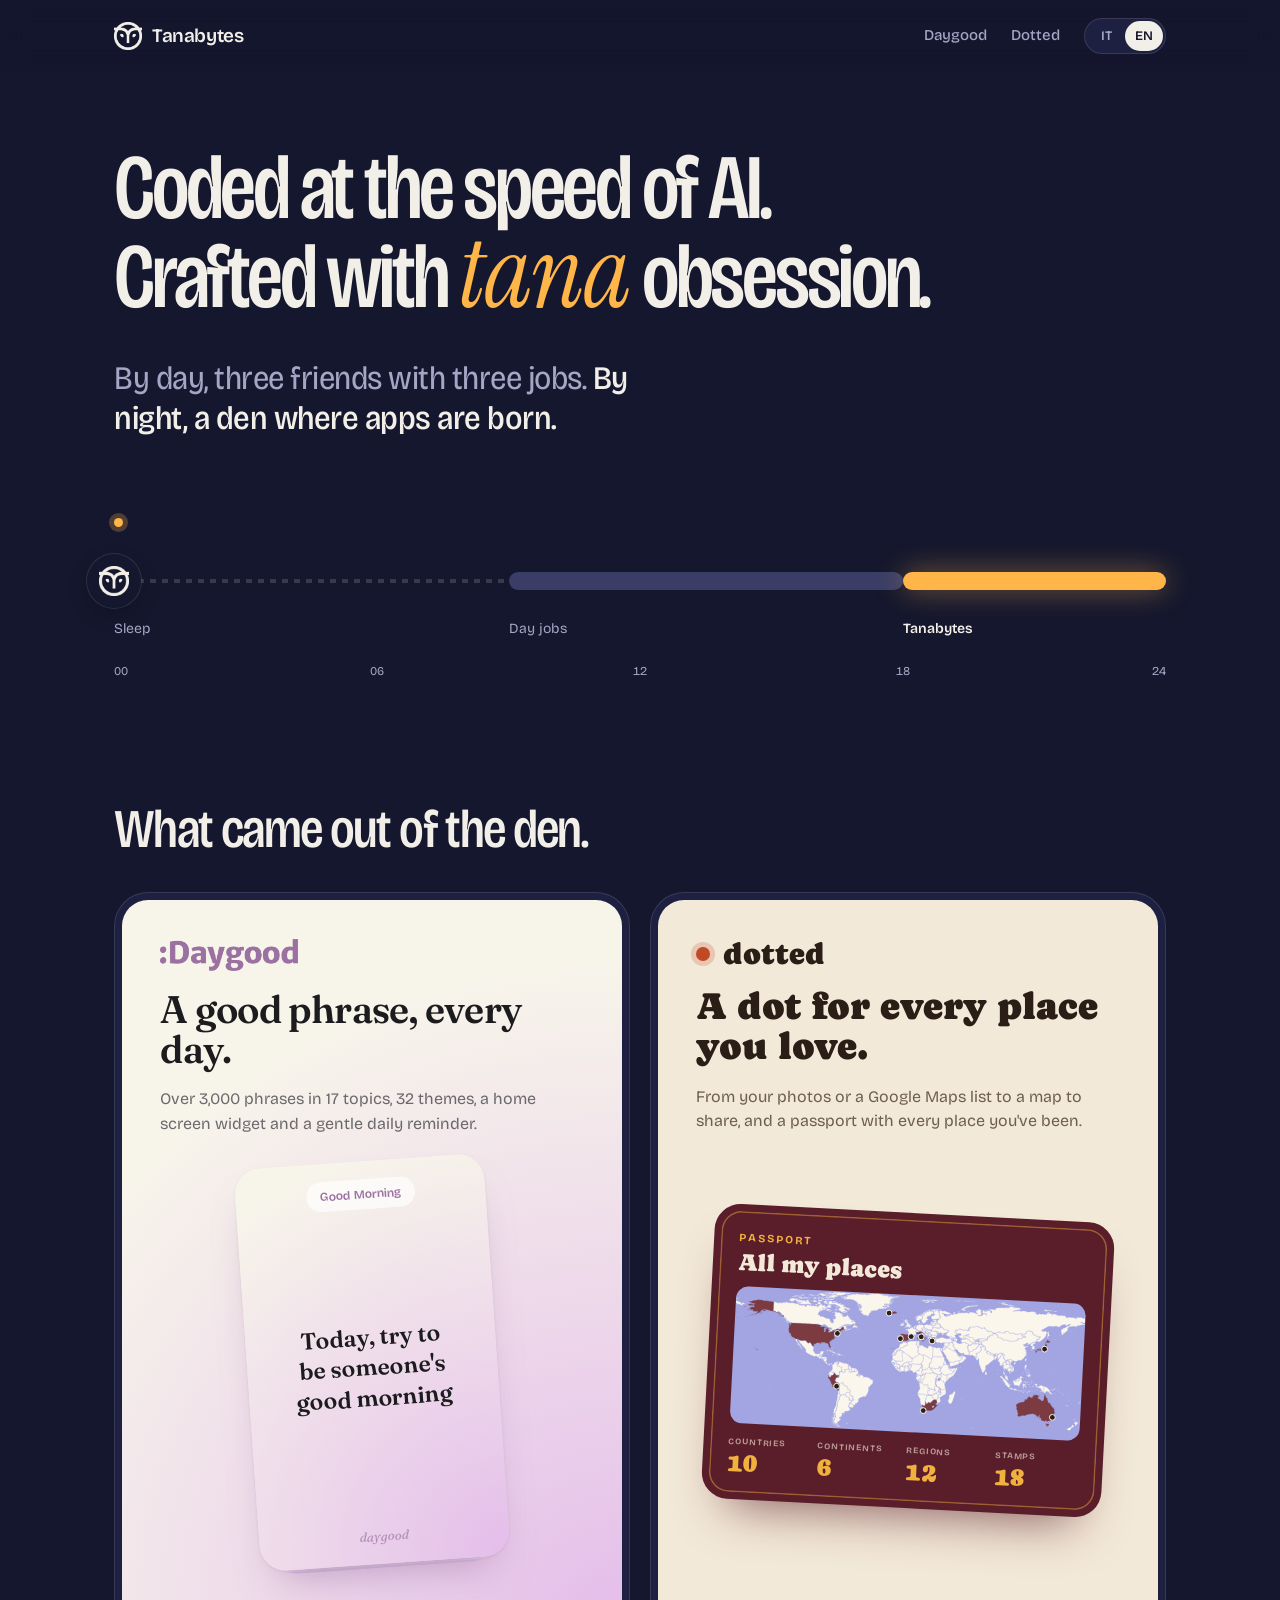
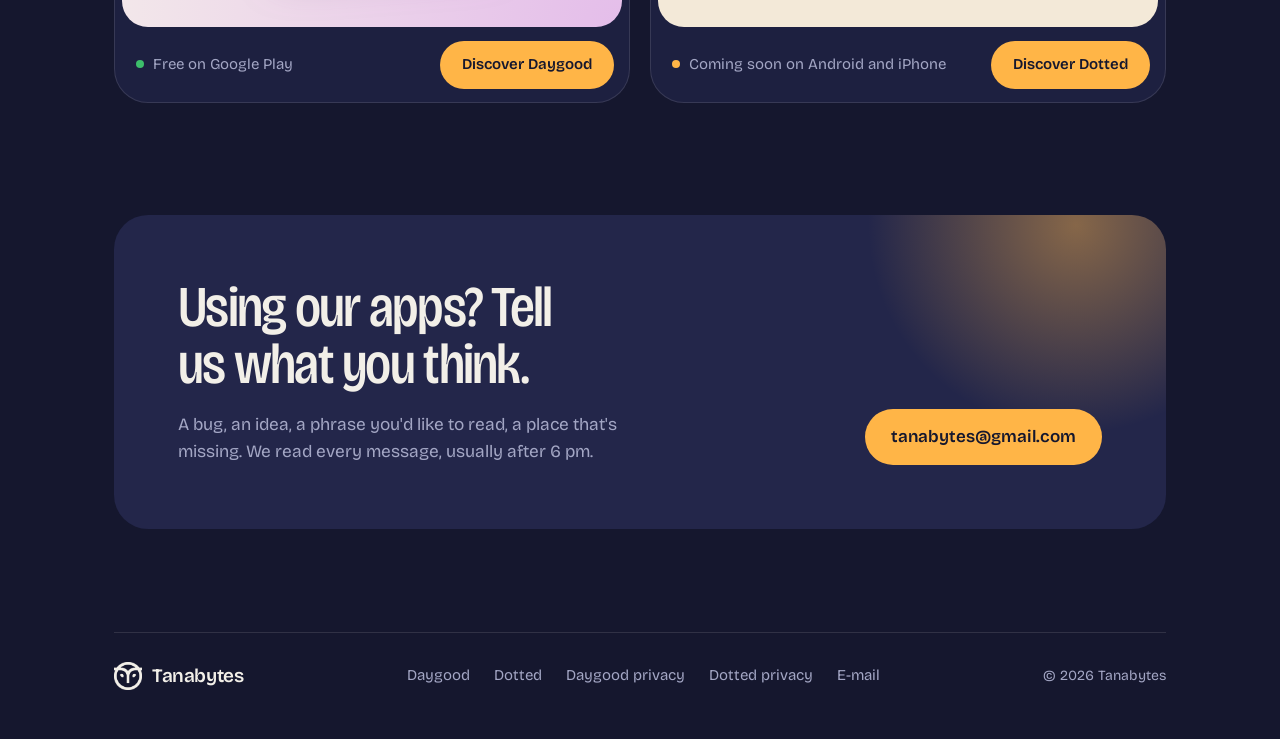
<file: home/index.html>
<!doctype html>
<html lang="en">
<head>
  <meta charset="utf-8">
  <meta http-equiv="refresh" content="0; url=../index.html">
  <link rel="canonical" href="https://tanabytes.github.io/">
  <title>Tanabytes</title>
</head>
<body style="background:#0d0d0d;color:#fff;font-family:sans-serif;text-align:center;padding-top:20vh">
  <p><a href="../index.html" style="color:#ff520e">Tanabytes</a></p>
</body>
</html>
</file>
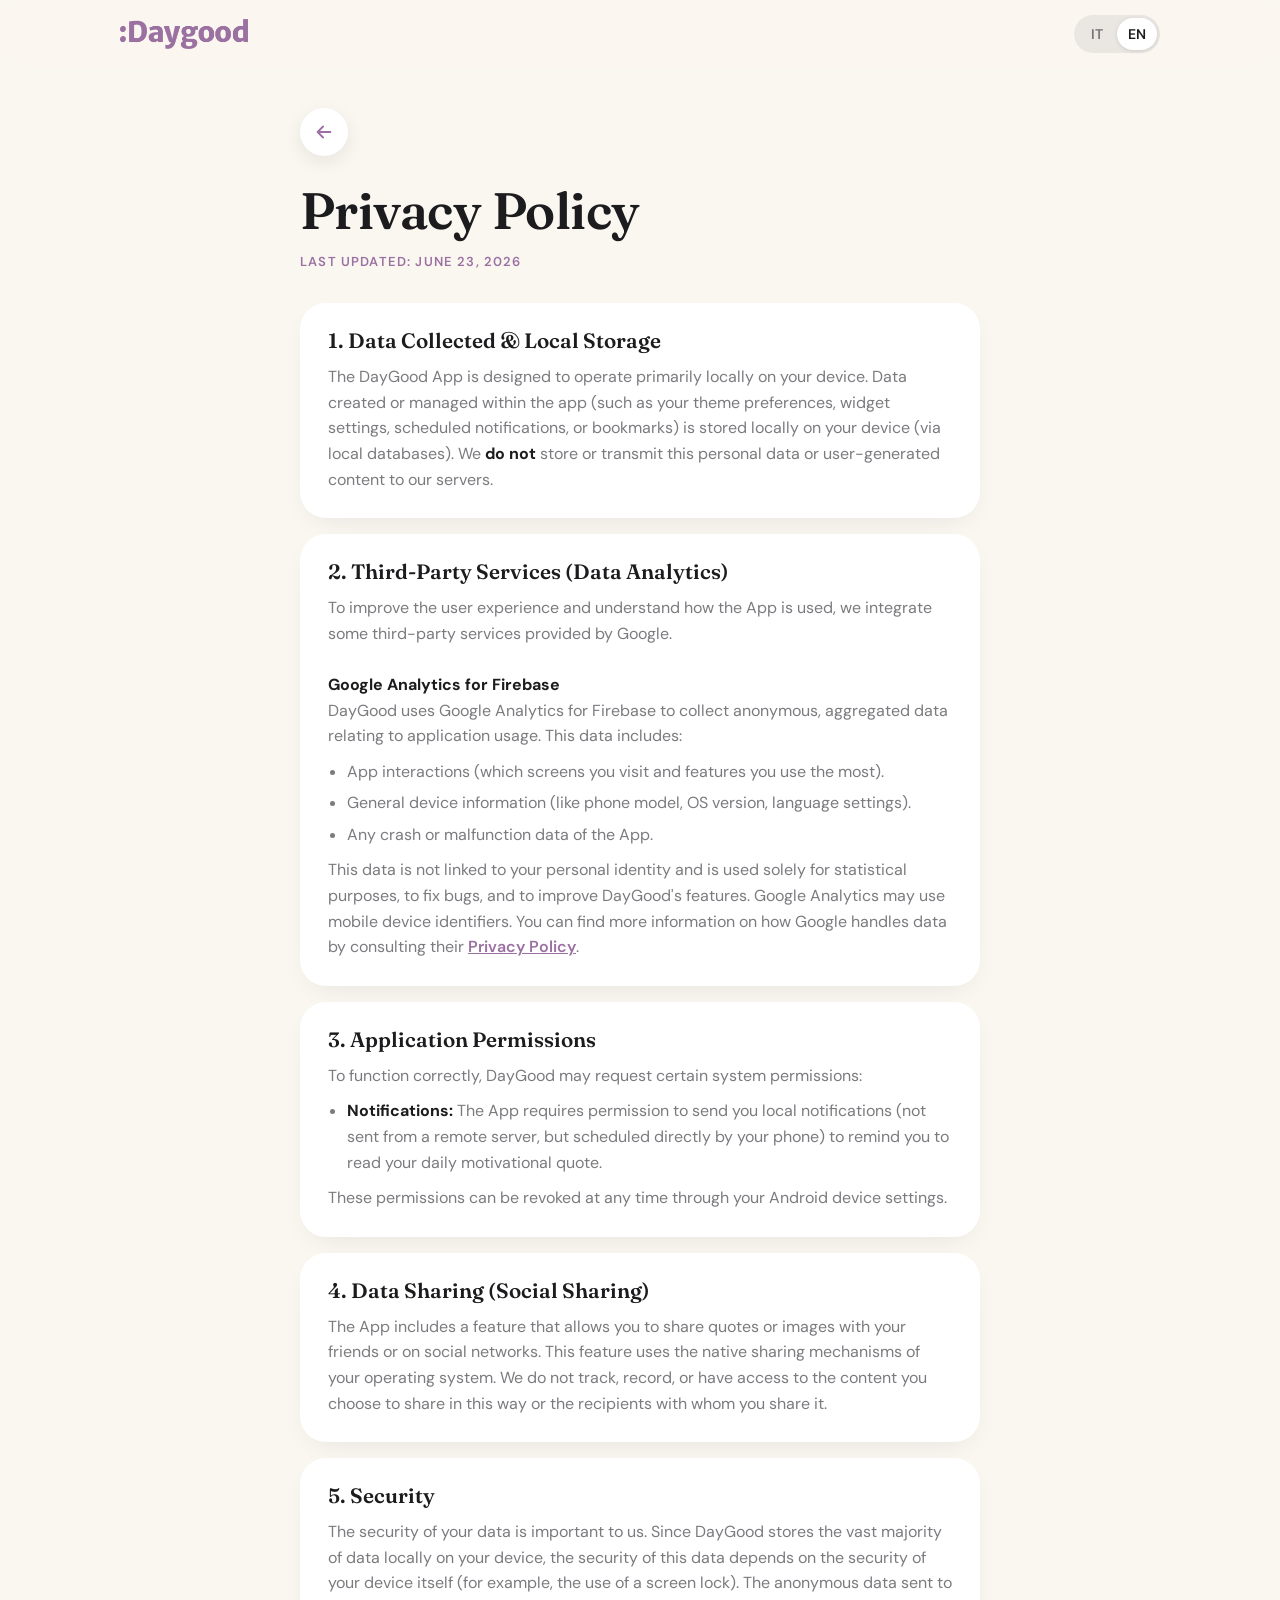
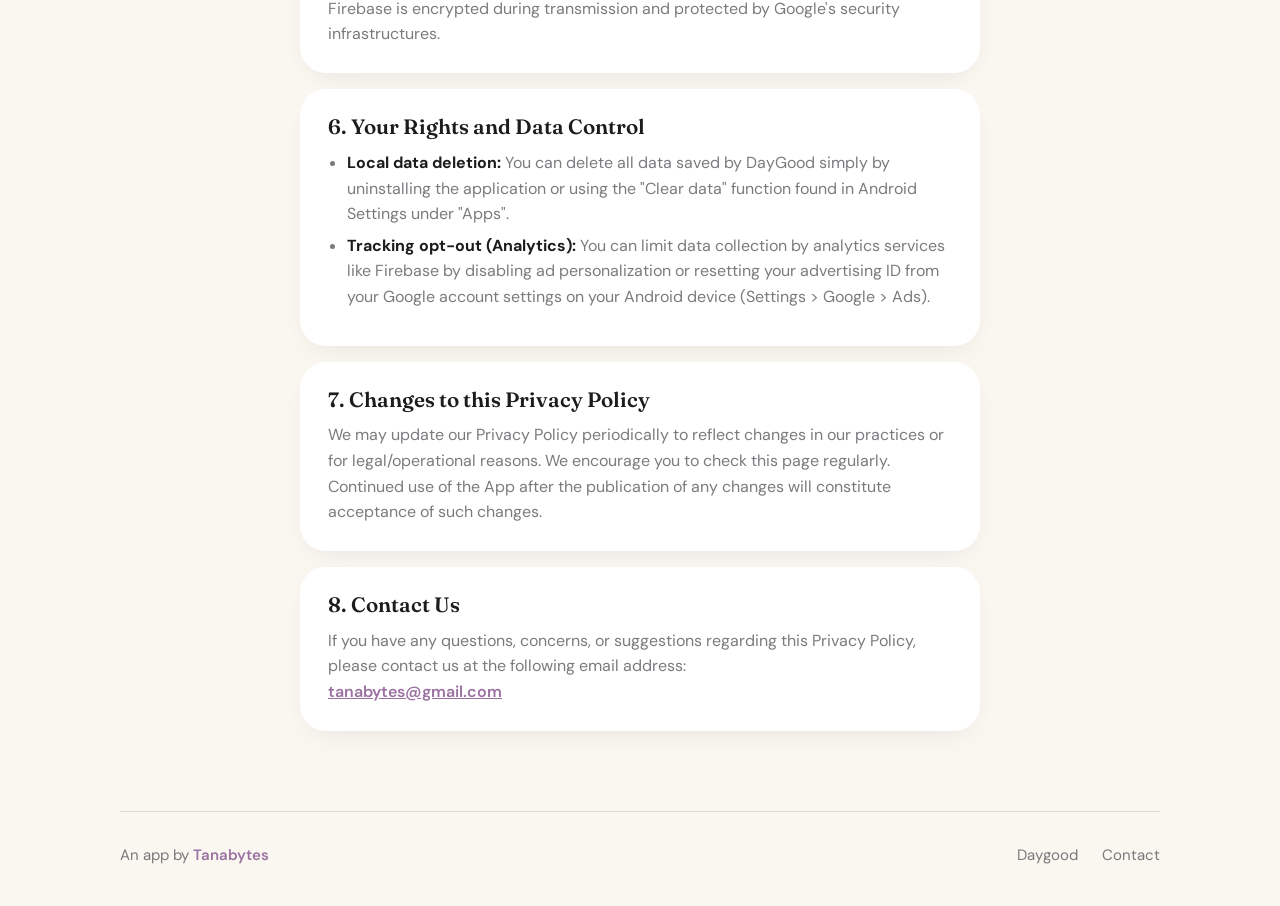
<file: daygood/privacy.html>
<!doctype html>
<html lang="en">
<head>
  <meta charset="utf-8">
  <meta name="viewport" content="width=device-width, initial-scale=1, viewport-fit=cover">
  <title>Daygood – Privacy Policy</title>
  <link rel="canonical" href="https://tanabytes.github.io/daygood/privacy.html">
  <meta name="theme-color" content="#FAF7F1">
  <link rel="icon" href="assets/favicon.svg" type="image/svg+xml">
  <link rel="preconnect" href="https://fonts.googleapis.com">
  <link rel="preconnect" href="https://fonts.gstatic.com" crossorigin>
  <link href="https://fonts.googleapis.com/css2?family=DM+Sans:opsz,wght@9..40,400;9..40,600;9..40,700&family=Fraunces:opsz,wght@9..144,600&display=swap" rel="stylesheet">
  <link rel="stylesheet" href="assets/daygood.css">
  <style>
    .topbar { background: color-mix(in srgb, var(--paper) 82%, transparent); }
    .doc { padding: 40px 0 24px; }
    .doc .wrap { max-width: 760px; }
    .back {
      display: inline-grid; place-items: center; width: 48px; height: 48px; border-radius: 50%;
      background: var(--card); color: var(--t-primary); box-shadow: 0 6px 18px rgba(28,28,30,0.08);
      margin-bottom: 28px; text-decoration: none;
    }
    .back svg { width: 22px; height: 22px; }
    .doc h1 { font-family: var(--display); font-variation-settings: "opsz" 30; font-weight: 600; font-size: clamp(2.2rem, 6vw, 3.2rem); line-height: 1.05; letter-spacing: -0.01em; }
    .doc .kicker { display: block; margin-top: 14px; }
    .sheet { margin-top: 32px; display: flex; flex-direction: column; gap: 16px; }
    .block { background: var(--card); border-radius: 26px; padding: 26px 28px; box-shadow: 0 10px 30px -14px rgba(28, 28, 30, 0.12); }
    .block h2 { font-family: var(--display); font-variation-settings: "opsz" 24; font-weight: 600; font-size: 1.3rem; line-height: 1.2; margin-bottom: 10px; }
    .block .txt { color: var(--ink-2); font-size: 16px; line-height: 1.6; }
    .block .txt:empty, .block h2:empty { display: none; }
    .block ul { margin: 10px 0; padding-left: 1.2em; }
    .block li { margin: 6px 0; }
    .block a { color: var(--t-primary); font-weight: 600; }
    .block strong { color: var(--ink); }
    @media (max-width: 560px) { .block { padding: 22px 20px; } }
  </style>
</head>
<body>
  <header class="topbar">
    <div class="wrap topbar-inner">
      <a class="brand" href="./" aria-label="Daygood"><span class="brand-logo"></span></a>
      <div class="topbar-actions">
        <div class="lang" role="group" aria-label="Language">
          <button type="button" data-lang-set="it">IT</button>
          <button type="button" data-lang-set="en">EN</button>
        </div>
      </div>
    </div>
  </header>

  <main class="doc">
    <div class="wrap">
      <a class="back" href="./" aria-label="Daygood"><svg viewBox="0 0 24 24" fill="none" stroke="currentColor" stroke-width="2" stroke-linecap="round" stroke-linejoin="round"><path d="M19 12H5M11 6l-6 6 6 6"/></svg></a>
      <h1 data-i18n="privacy_title">Privacy Policy</h1>
      <span class="kicker" data-i18n="privacy_subtitle">Last updated: June 23, 2026</span>

      <div class="sheet">
        <section class="block"><h2 data-i18n="privacy_sec1_title"></h2><div class="txt" data-i18n="privacy_sec1_desc"></div></section>
        <section class="block"><h2 data-i18n="privacy_sec2_title"></h2><div class="txt" data-i18n="privacy_sec2_desc"></div></section>
        <section class="block"><h2 data-i18n="privacy_sec3_title"></h2><div class="txt" data-i18n="privacy_sec3_desc"></div></section>
        <section class="block"><h2 data-i18n="privacy_sec4_title"></h2><div class="txt" data-i18n="privacy_sec4_desc"></div></section>
        <section class="block"><h2 data-i18n="privacy_sec5_title"></h2><div class="txt" data-i18n="privacy_sec5_desc"></div></section>
        <section class="block"><h2 data-i18n="privacy_sec6_title"></h2><div class="txt" data-i18n="privacy_sec6_desc"></div></section>
        <section class="block"><h2 data-i18n="privacy_sec7_title"></h2><div class="txt" data-i18n="privacy_sec7_desc"></div></section>
        <section class="block"><h2 data-i18n="privacy_sec8_title"></h2><div class="txt" data-i18n="privacy_sec8_desc"></div></section>
      </div>
    </div>
  </main>

  <footer class="footer">
    <div class="wrap footer-inner">
      <p class="footer-by" data-i18n="footer_by">An app by <a href="../">Tanabytes</a></p>
      <nav class="footer-links">
        <a href="./">Daygood</a>
        <a href="mailto:tanabytes@gmail.com" data-i18n="contact">Contact</a>
      </nav>
    </div>
  </footer>

  <script src="assets/privacy-text.js"></script>
  <script src="../lang/i18n.js"></script>
</body>
</html>
</file>
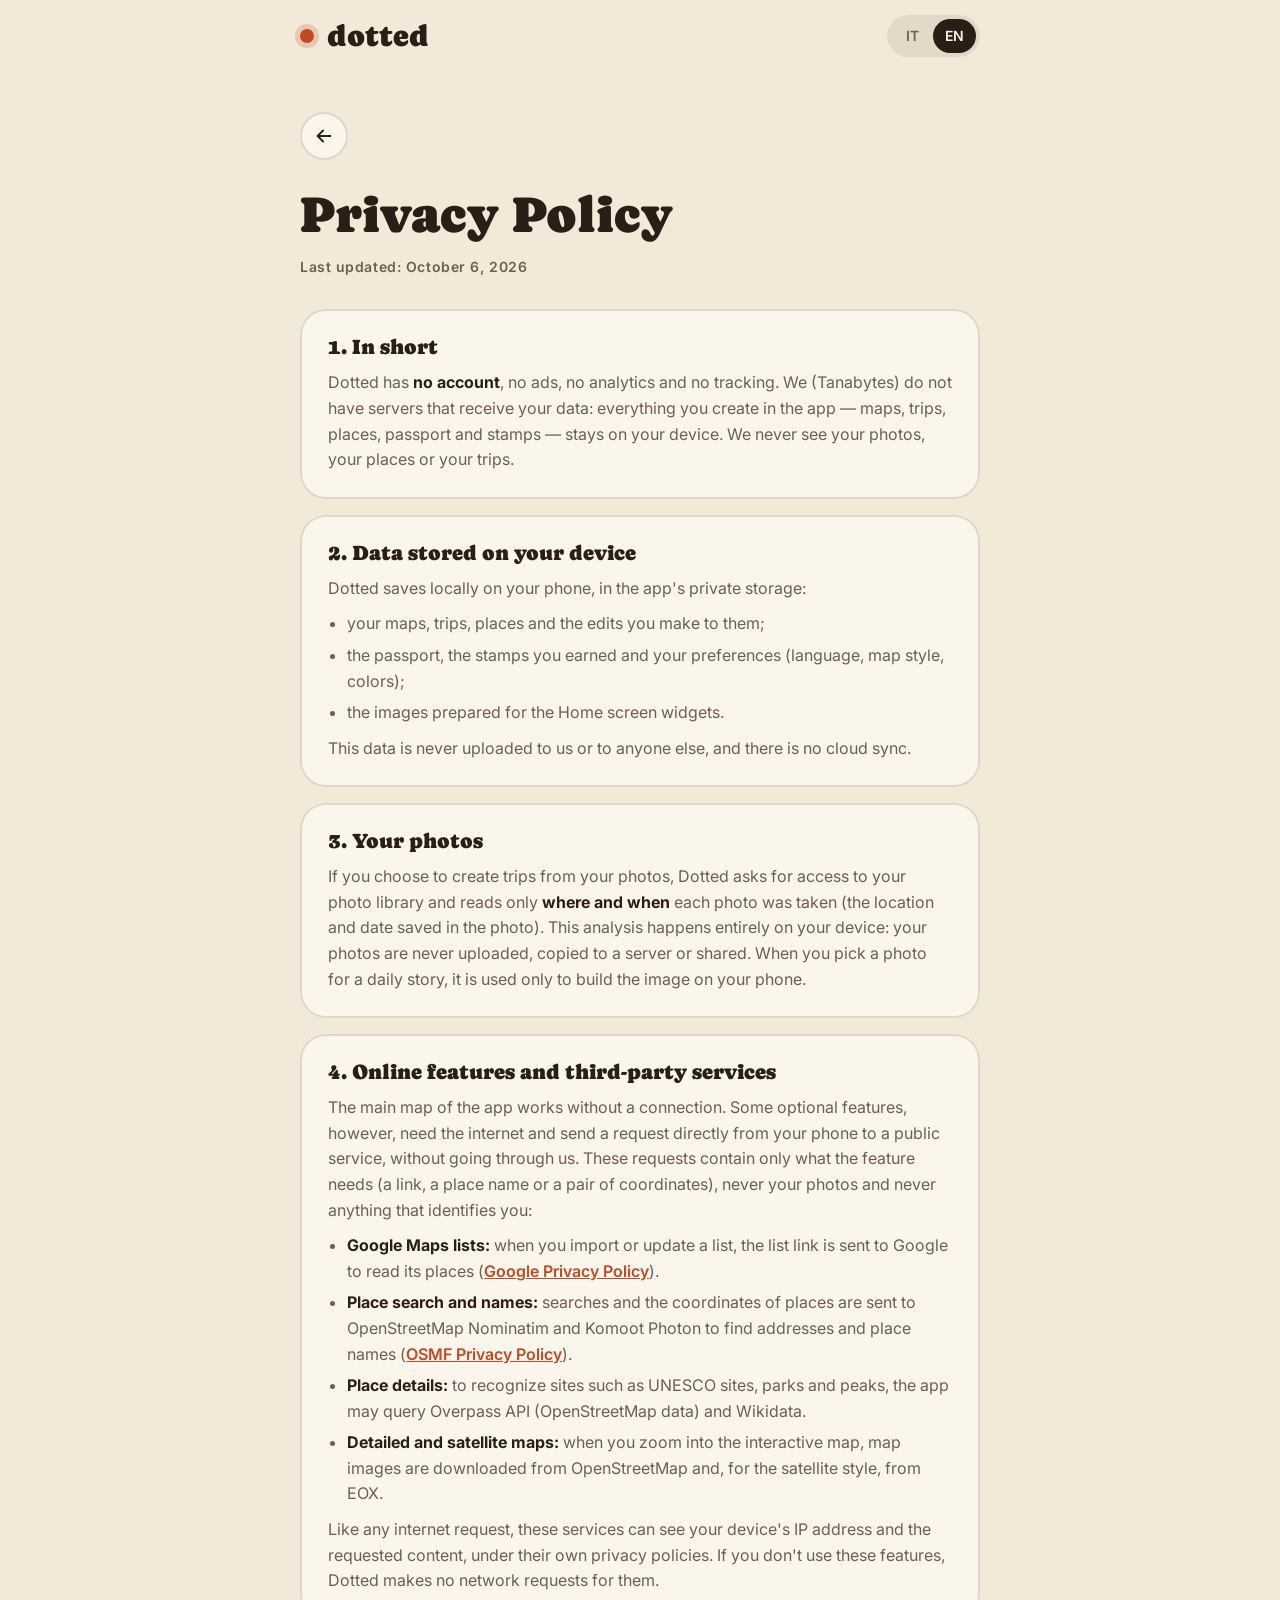
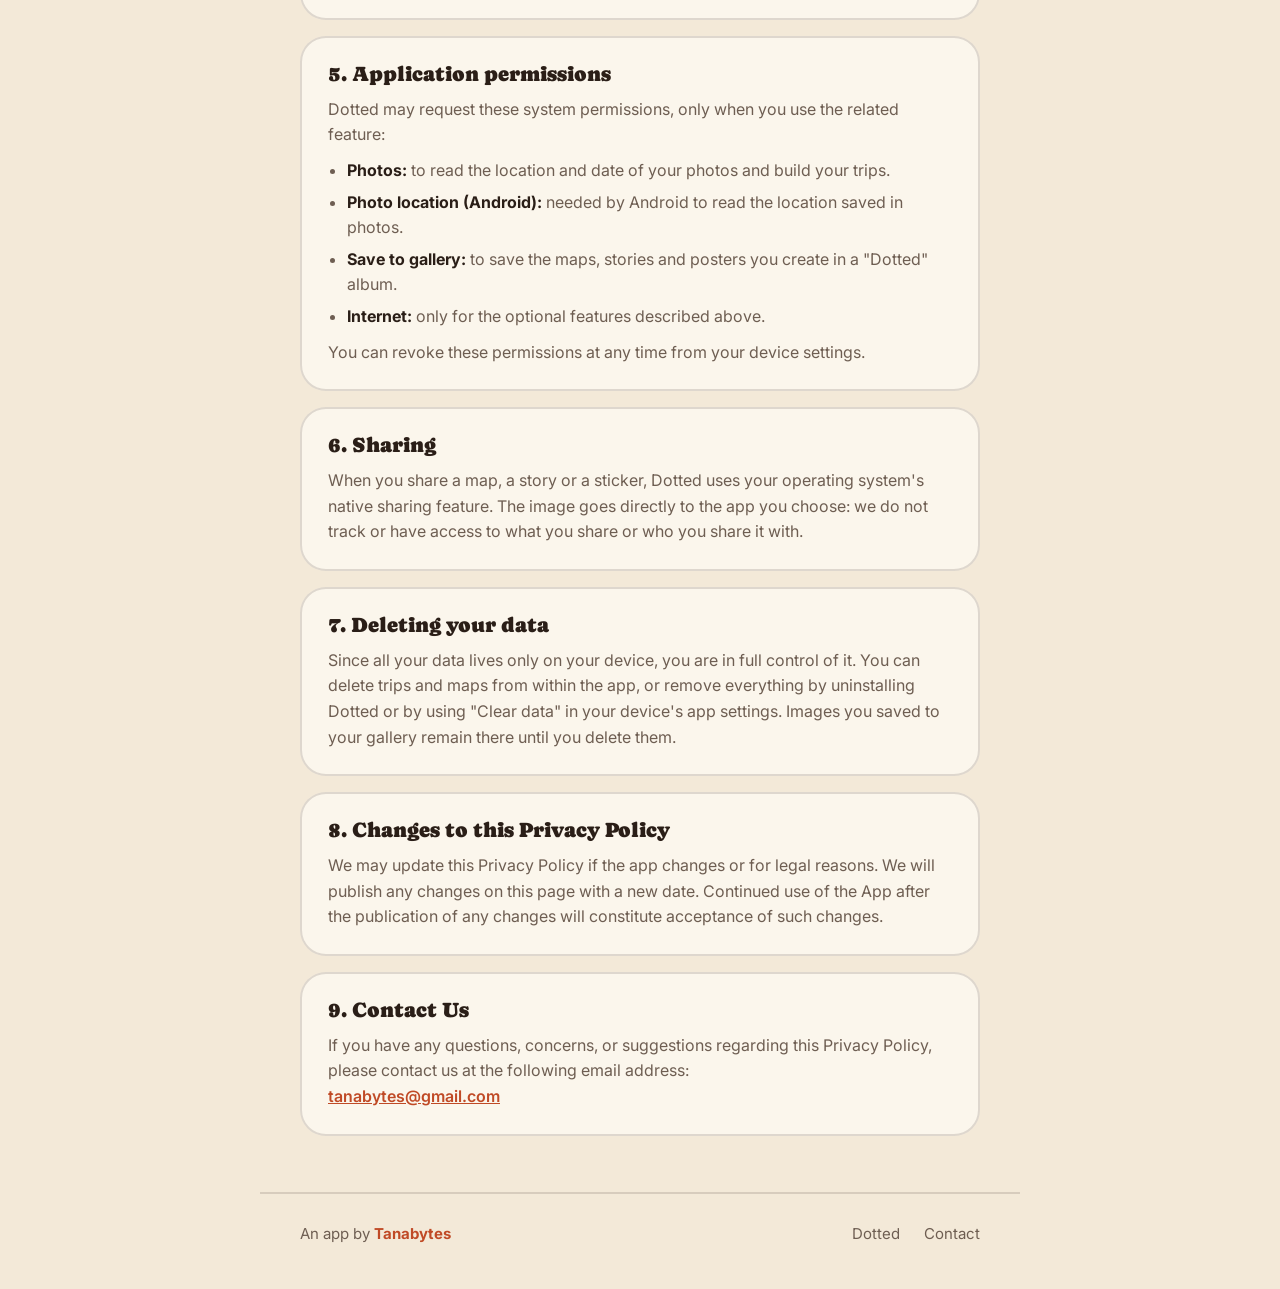
<file: dotted/privacy.html>
<!doctype html>
<html lang="en">
<head>
  <meta charset="utf-8">
  <meta name="viewport" content="width=device-width, initial-scale=1, viewport-fit=cover">
  <title>Dotted – Privacy Policy</title>
  <link rel="canonical" href="https://tanabytes.github.io/dotted/privacy.html">
  <meta name="theme-color" content="#F3E9D8">
  <link rel="icon" href="assets/favicon.svg" type="image/svg+xml">
  <link rel="preconnect" href="https://fonts.googleapis.com">
  <link rel="preconnect" href="https://fonts.gstatic.com" crossorigin>
  <link href="https://fonts.googleapis.com/css2?family=Caprasimo&family=Inter:wght@400;500;600;700&display=swap" rel="stylesheet">
  <style>
    /* Gli stessi colori di index.html */
    :root {
      --paper: #F3E9D8;
      --surface: #FBF6EC;
      --ink: #2A1E17;
      --ink-2: #6E5E52;
      --line: rgba(42, 30, 23, 0.14);
      --terracotta: #C04A26;
      --display: "Caprasimo", Georgia, serif;
      --ui: "Inter", system-ui, -apple-system, "Segoe UI", sans-serif;
      --gutter: clamp(16px, 4vw, 40px);
      --ease: cubic-bezier(0.2, 0, 0, 1);
    }

    *, *::before, *::after { box-sizing: border-box; }
    html, body { margin: 0; padding: 0; }
    body { background: var(--paper); color: var(--ink); font-family: var(--ui); font-size: 17px; line-height: 1.55; -webkit-font-smoothing: antialiased; overflow-x: hidden; }
    h1, h2, p, ul { margin: 0; padding: 0; }
    a { color: inherit; }
    button { font: inherit; color: inherit; }
    :focus-visible { outline: 3px solid var(--terracotta); outline-offset: 3px; border-radius: 10px; }
    .wrap { width: 100%; max-width: 760px; margin: 0 auto; padding: 0 var(--gutter); }

    .logo { display: inline-flex; align-items: center; gap: 0.42em; font-family: var(--display); font-size: 30px; line-height: 1; text-decoration: none; color: var(--ink); }
    .logo-dot { width: 0.47em; height: 0.47em; border-radius: 50%; background: var(--terracotta); box-shadow: 0 0 0 0.17em rgba(192, 74, 38, 0.22); }

    .topbar { position: sticky; top: 0; z-index: 20; background: color-mix(in srgb, var(--paper) 82%, transparent); backdrop-filter: blur(14px); -webkit-backdrop-filter: blur(14px); }
    .topbar-inner { display: flex; align-items: center; justify-content: space-between; height: 72px; gap: 16px; }
    .seg { display: inline-flex; padding: 4px; border-radius: 999px; background: rgba(42, 30, 23, 0.08); }
    .seg button {
      border: 0; background: transparent; cursor: pointer;
      min-width: 42px; height: 34px; padding: 0 12px; border-radius: 999px;
      font-size: 14px; font-weight: 600; color: var(--ink-2);
      transition: background 0.25s var(--ease), color 0.25s var(--ease);
    }
    .seg button[aria-pressed="true"] { background: var(--ink); color: var(--surface); }

    .doc { padding: 40px 0 24px; }
    .back {
      display: inline-grid; place-items: center; width: 48px; height: 48px; border-radius: 50%;
      background: var(--surface); color: var(--ink); box-shadow: inset 0 0 0 2px var(--line);
      margin-bottom: 28px; text-decoration: none;
    }
    .back svg { width: 22px; height: 22px; }
    .doc h1 { font-family: var(--display); font-weight: 400; font-size: clamp(2.2rem, 6vw, 3.2rem); line-height: 1.05; }
    .kicker { display: block; margin-top: 14px; font-size: 14px; font-weight: 600; letter-spacing: 0.04em; color: var(--ink-2); }
    .sheet { margin-top: 32px; display: flex; flex-direction: column; gap: 16px; }
    .block { background: var(--surface); border-radius: 26px; padding: 26px 28px; box-shadow: inset 0 0 0 2px var(--line); }
    .block h2 { font-family: var(--display); font-weight: 400; font-size: 1.3rem; line-height: 1.2; margin-bottom: 10px; }
    .block .txt { color: var(--ink-2); font-size: 16px; line-height: 1.6; }
    .block .txt:empty, .block h2:empty { display: none; }
    .block ul { margin: 10px 0; padding-left: 1.2em; }
    .block li { margin: 6px 0; }
    .block a { color: var(--terracotta); font-weight: 600; }
    .block strong { color: var(--ink); }

    .footer { padding: 32px 0 44px; }
    .footer-inner { display: flex; flex-wrap: wrap; gap: 20px 32px; align-items: center; justify-content: space-between; border-top: 2px solid var(--line); padding-top: 28px; }
    .footer-links { display: flex; flex-wrap: wrap; gap: 8px 24px; font-size: 15px; }
    .footer-links a { color: var(--ink-2); text-decoration: none; }
    .footer-links a:hover { color: var(--ink); }
    .footer-by { font-size: 15px; color: var(--ink-2); }
    .footer-by a { color: var(--terracotta); font-weight: 700; text-decoration: none; }

    @media (max-width: 560px) {
      .topbar-inner { height: 64px; }
      .logo { font-size: 26px; }
      .block { padding: 22px 20px; }
    }
  </style>
</head>
<body>
  <header class="topbar">
    <div class="wrap topbar-inner">
      <a class="logo" href="./" aria-label="Dotted"><span class="logo-dot" aria-hidden="true"></span>dotted</a>
      <div class="seg" role="group" aria-label="Language">
        <button type="button" data-lang-set="it">IT</button>
        <button type="button" data-lang-set="en">EN</button>
      </div>
    </div>
  </header>

  <main class="doc">
    <div class="wrap">
      <a class="back" href="./" aria-label="Dotted"><svg viewBox="0 0 24 24" fill="none" stroke="currentColor" stroke-width="2" stroke-linecap="round" stroke-linejoin="round"><path d="M19 12H5M11 6l-6 6 6 6"/></svg></a>
      <h1 data-i18n="privacy_title">Privacy Policy</h1>
      <span class="kicker" data-i18n="privacy_subtitle">Last updated: October 6, 2026</span>

      <div class="sheet">
        <section class="block"><h2 data-i18n="privacy_sec1_title"></h2><div class="txt" data-i18n="privacy_sec1_desc"></div></section>
        <section class="block"><h2 data-i18n="privacy_sec2_title"></h2><div class="txt" data-i18n="privacy_sec2_desc"></div></section>
        <section class="block"><h2 data-i18n="privacy_sec3_title"></h2><div class="txt" data-i18n="privacy_sec3_desc"></div></section>
        <section class="block"><h2 data-i18n="privacy_sec4_title"></h2><div class="txt" data-i18n="privacy_sec4_desc"></div></section>
        <section class="block"><h2 data-i18n="privacy_sec5_title"></h2><div class="txt" data-i18n="privacy_sec5_desc"></div></section>
        <section class="block"><h2 data-i18n="privacy_sec6_title"></h2><div class="txt" data-i18n="privacy_sec6_desc"></div></section>
        <section class="block"><h2 data-i18n="privacy_sec7_title"></h2><div class="txt" data-i18n="privacy_sec7_desc"></div></section>
        <section class="block"><h2 data-i18n="privacy_sec8_title"></h2><div class="txt" data-i18n="privacy_sec8_desc"></div></section>
        <section class="block"><h2 data-i18n="privacy_sec9_title"></h2><div class="txt" data-i18n="privacy_sec9_desc"></div></section>
      </div>
    </div>
  </main>

  <footer class="footer">
    <div class="wrap footer-inner">
      <p class="footer-by" data-i18n="footer_by">An app by <a href="../">Tanabytes</a></p>
      <nav class="footer-links">
        <a href="./">Dotted</a>
        <a href="mailto:tanabytes@gmail.com" data-i18n="contact">Contact</a>
      </nav>
    </div>
  </footer>

  <script src="assets/privacy-text.js"></script>
  <script src="../lang/i18n.js"></script>
</body>
</html>
</file>
<file: daygood/assets/daygood.css>
/*
  Daygood: gli stessi token dell'app (lib/core/constants.dart e classes/theme.dart).
  Fraunces per titoli e numeri, DM Sans per l'interfaccia.
  Le variabili --t-* sono il tema attivo: la pagina intera prende i colori della card in cima al mazzo.
*/
@property --t-primary { syntax: "<color>"; inherits: true; initial-value: #9B71A1; }
@property --t-light   { syntax: "<color>"; inherits: true; initial-value: #E4BDEA; }
@property --t-bg      { syntax: "<color>"; inherits: true; initial-value: #E0F7F8; }

:root {
  --ink: #1C1C1E;
  --ink-2: rgba(60, 60, 67, 0.68);
  --ink-3: rgba(60, 60, 67, 0.32);
  --sep: rgba(60, 60, 67, 0.16);
  --card: #FFFFFF;
  --plum: #9B71A1;
  --lilac: #E4BDEA;
  --aqua: #E0F7F8;
  --cream: #F7F4EA;
  --paper: #FAF7F1;

  --t-primary: #9B71A1;
  --t-light: #E4BDEA;
  --t-bg: #E0F7F8;
  --t-wash: color-mix(in srgb, var(--t-light) 45%, var(--t-bg));

  --display: "Fraunces", Georgia, serif;
  --ui: "DM Sans", system-ui, -apple-system, "Segoe UI", sans-serif;

  --r-s: 10px; --r-m: 14px; --r-l: 20px; --r-xl: 28px;
  --curve: cubic-bezier(0.2, 0, 0, 1);
  --decel: cubic-bezier(0.05, 0.7, 0.1, 1);
  --spring: cubic-bezier(0.34, 1.4, 0.5, 1);
  --gutter: clamp(16px, 4vw, 40px);
  --max: 1120px;

  transition: --t-primary 0.6s var(--curve), --t-light 0.6s var(--curve), --t-bg 0.6s var(--curve);
}

*, *::before, *::after { box-sizing: border-box; }
html, body { margin: 0; padding: 0; }
html { scroll-behavior: smooth; -webkit-text-size-adjust: 100%; }
body {
  background: var(--paper);
  color: var(--ink);
  font-family: var(--ui);
  font-size: 17px;
  line-height: 1.5;
  -webkit-font-smoothing: antialiased;
  -moz-osx-font-smoothing: grayscale;
  overflow-x: hidden;
}
h1, h2, h3, p, ul { margin: 0; padding: 0; }
img { display: block; max-width: 100%; }
a { color: inherit; }
button { font: inherit; color: inherit; }
:focus-visible { outline: 3px solid var(--t-primary); outline-offset: 3px; border-radius: 12px; }

.wrap { width: 100%; max-width: var(--max); margin: 0 auto; padding: 0 var(--gutter); }

/* ---------- Barra in alto ---------- */
.topbar {
  position: sticky; top: 0; z-index: 20;
  background: color-mix(in srgb, var(--t-wash) 72%, transparent);
  backdrop-filter: saturate(1.6) blur(16px);
  -webkit-backdrop-filter: saturate(1.6) blur(16px);
}
.topbar-inner { display: flex; align-items: center; justify-content: space-between; gap: 16px; height: 68px; }
.brand { display: block; width: 128px; height: 30px; text-decoration: none; }
.brand-logo {
  display: block; width: 100%; height: 100%;
  background: var(--t-primary);
  -webkit-mask: url(logo.png) left center / contain no-repeat;
  mask: url(logo.png) left center / contain no-repeat;
}
.topbar-actions { display: flex; align-items: center; gap: 12px; }

.lang { display: inline-flex; padding: 3px; border-radius: 999px; background: rgba(118, 118, 128, 0.12); }
.lang button {
  border: 0; background: transparent; cursor: pointer;
  min-width: 40px; height: 32px; padding: 0 10px; border-radius: 999px;
  font-size: 14px; font-weight: 600; color: var(--ink-2);
  transition: background 0.25s var(--curve), color 0.25s var(--curve);
}
.lang button[aria-pressed="true"] { background: var(--card); color: var(--ink); box-shadow: 0 1px 4px rgba(0,0,0,0.12); }

.pill {
  display: inline-flex; align-items: center; justify-content: center; gap: 8px;
  height: 44px; padding: 0 20px; border-radius: 999px; border: 0;
  background: var(--t-primary); color: #fff;
  font-size: 16px; font-weight: 600; text-decoration: none; cursor: pointer;
  transition: transform 0.12s var(--curve), filter 0.2s var(--curve);
}
.pill:active { transform: scale(0.96); }
.pill:hover { filter: brightness(1.08); }

/* ---------- Store ---------- */
.stores { display: flex; flex-wrap: wrap; gap: 12px; }
.store {
  display: inline-flex; align-items: center; gap: 12px;
  height: 60px; padding: 0 22px 0 18px; border-radius: 18px;
  background: var(--ink); color: #fff; text-decoration: none;
  transition: transform 0.12s var(--curve);
}
.store:active { transform: scale(0.97); }
.store svg { width: 26px; height: 26px; flex: none; }
.store span { display: flex; flex-direction: column; line-height: 1.15; }
.store small { font-size: 12px; opacity: 0.75; }
.store strong { font-size: 18px; font-weight: 600; }
.store--soon { background: #fff; color: var(--ink); box-shadow: inset 0 0 0 1.5px var(--sep); pointer-events: none; }
.store--soon small { opacity: 1; color: var(--ink-2); }

/* ---------- Footer ---------- */
.footer { padding: 56px 0 40px; }
.footer-inner { display: flex; flex-wrap: wrap; align-items: center; justify-content: space-between; gap: 24px; }
.footer-inner::before { content: ""; flex-basis: 100%; height: 1px; background: var(--sep); margin-bottom: 8px; }
.footer-links { display: flex; flex-wrap: wrap; gap: 8px 24px; font-size: 15px; }
.footer-links a { color: var(--ink-2); text-decoration: none; }
.footer-links a:hover { color: var(--ink); }
.footer-by { font-size: 15px; color: var(--ink-2); }
.footer-by a { color: var(--t-primary); font-weight: 600; text-decoration: none; }

@media (max-width: 560px) {
  .brand { width: 104px; }
  .topbar-actions .pill { display: none; }
}

@media (prefers-reduced-motion: reduce) {
  :root { transition: none; }
  *, *::before, *::after { animation-duration: 0.01ms !important; animation-iteration-count: 1 !important; transition-duration: 0.01ms !important; scroll-behavior: auto !important; }
}

/* Etichette di sezione come nell'app ("GENERALI", "I TUOI CONTENUTI") */
.kicker { font-size: 13px; font-weight: 600; letter-spacing: 0.09em; text-transform: uppercase; color: var(--t-primary); }
</file>
